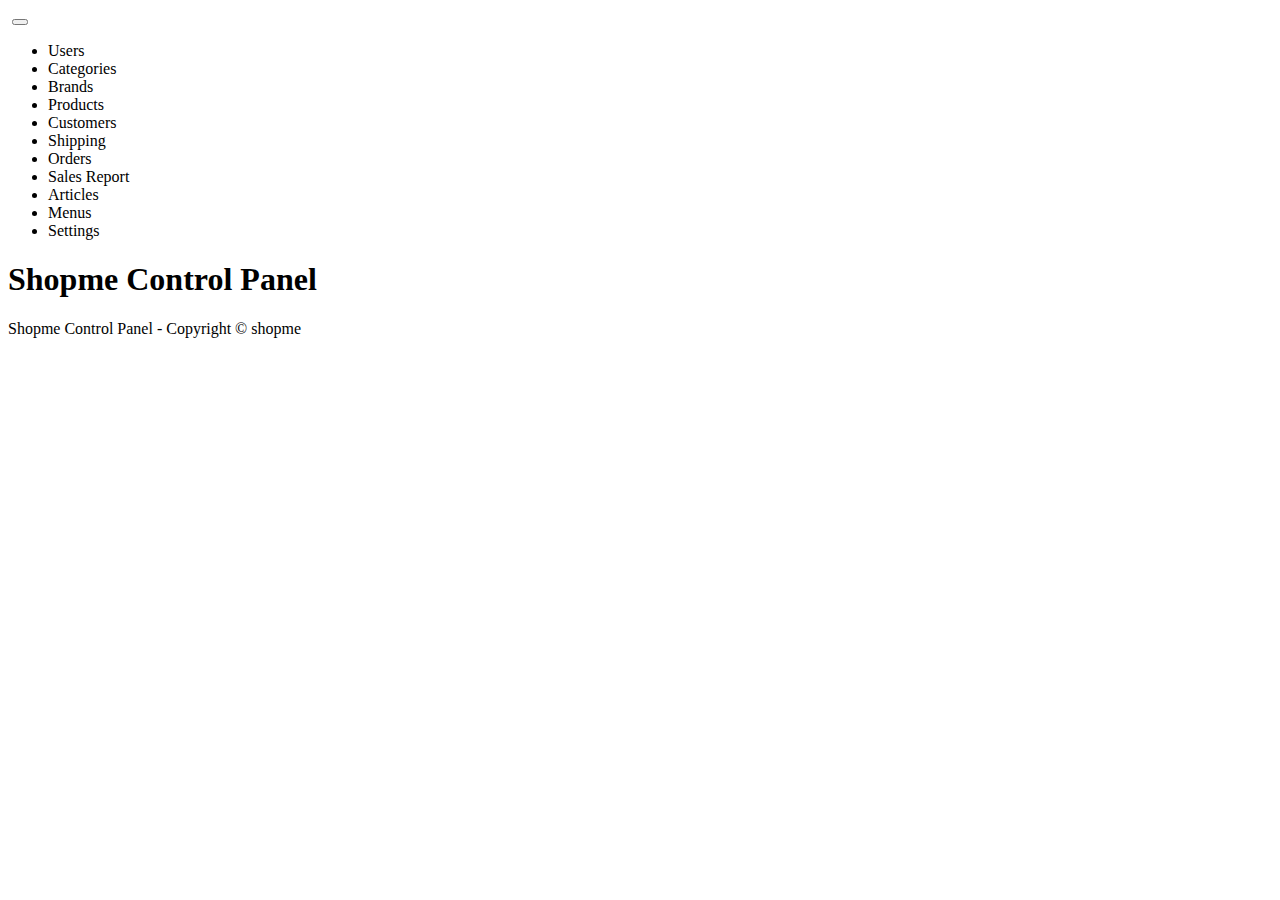
<file: ShopmeEcommerce/ShopmeProject/ShopmeWenParent/ShopmeBackEnd/src/main/resources/templates/index.html>
<!DOCTYPE html>
<html xmlns:th="http://www.thymeleaf.org">
<head>
	<meta http-equiv="Content-Type" content="text/html, charset=UTF-8">
	<meta name="viewport" content="width=device-width, initial-scale=1.0, minimum-scale=1.0">
	
	<title>Home - Shopme Admin</title>
	
	<link rel="stylesheet" type="text/css" th:href="@{/webjars/bootstrap/css/bootstrap.min.css}" />
	<script type="text/javascript" th:src="@{/webjars/jquery/jquery.min.js}"></script>
	<script type="text/javascript" th:src="@{/webjars/bootstrap/js/bootstrap.min.js}"></script>
	
</head>
<body>
<div class="container-fluid">
	<div>
		<nav class="navbar navbar-expand-lg bg-light navbar-light">
			<a class="navbar-brand" th:href="@{/}">
				<img th:src="@{/images/logo3.png}" />
			</a>
			<button class="navbar-toggler" type="button" data-toggle="collapse" data-target="#topNavbar">
				<span class="navbar-toggler-icon"></span>
			</button>
			<div class="collapse navbar-collapse" id="topNavbar">
				<ul class="navbar-nav">
					<li class="navbar-item">
						<a class="nav-link" th:href="@{users}">Users</a>
					</li>
					<li class="navbar-item">
						<a class="nav-link" th:href="@{categories}">Categories</a>
					</li>
					<li class="navbar-item">
						<a class="nav-link" th:href="@{brands}">Brands</a>
					</li>
					<li class="navbar-item">
						<a class="nav-link" th:href="@{products}">Products</a>
					</li>
					<li class="navbar-item">
						<a class="nav-link" th:href="@{customers}">Customers</a>
					</li>
					<li class="navbar-item">
						<a class="nav-link" th:href="@{shipping}">Shipping</a>
					</li>
					<li class="navbar-item">
						<a class="nav-link" th:href="@{orders}">Orders</a>
					</li>
					<li class="navbar-item">
						<a class="nav-link" th:href="@{report}">Sales Report</a>
					</li>
					<li class="navbar-item">
						<a class="nav-link" th:href="@{articles}">Articles</a>
					</li> 
					<li class="navbar-item">
						<a class="nav-link" th:href="@{menus}">Menus</a>
					</li>
					<li class="navbar-item">
						<a class="nav-link" th:href="@{settings}">Settings</a>
					</li>
				</ul>
			</div>
		</nav>
	</div>
	<div>
		<h1>Shopme Control Panel</h1>
	</dive>
	
	<div>
		<p>Shopme Control Panel - Copyright &copy; shopme</p>
	</div>
	
</div>
</body>
</html>
</file>
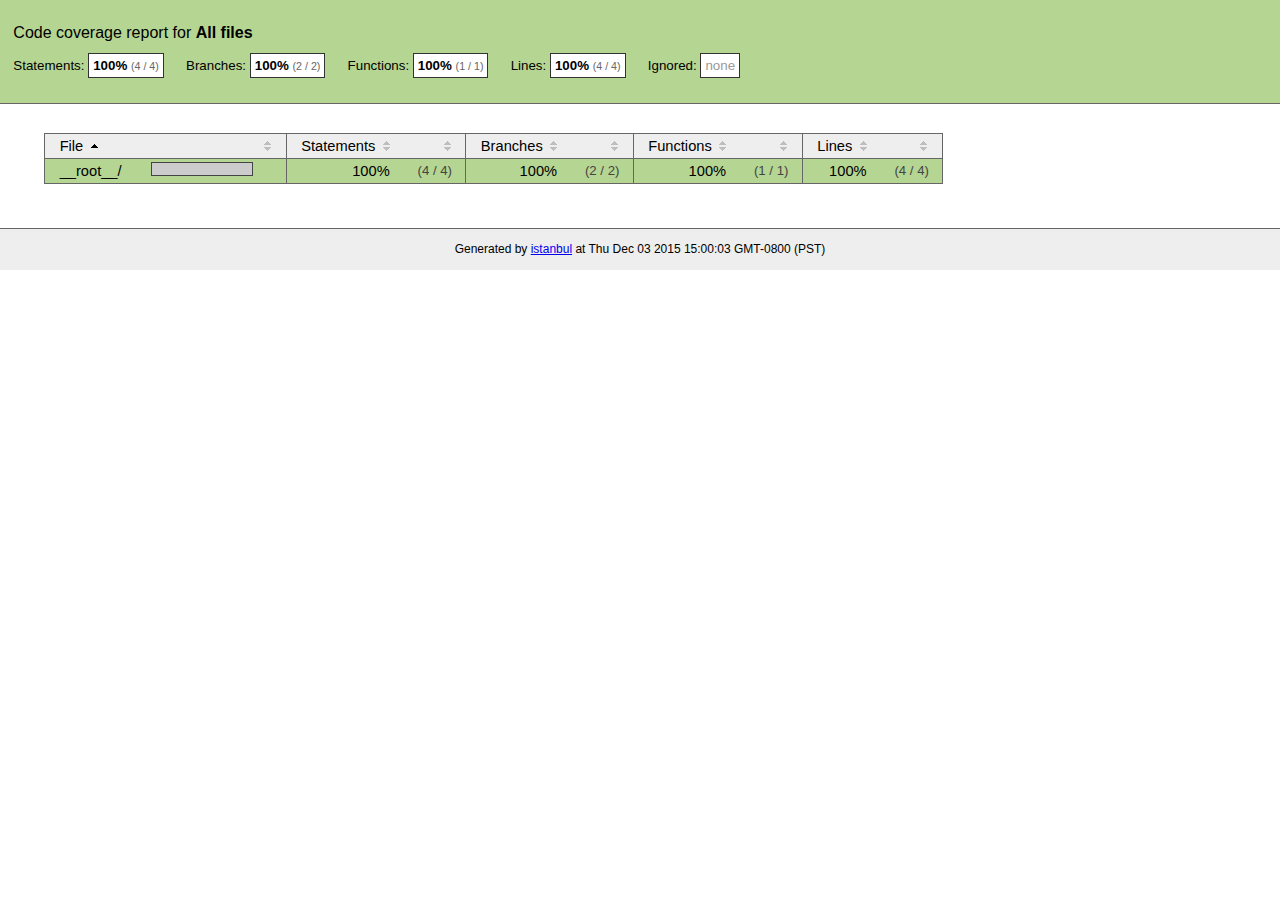
<file: ShopmeEcommerce/.metadata/.plugins/org.eclipse.wildwebdeveloper.embedder.node/node-v16.14.2-win-x64/node_modules/npm/node_modules/unique-filename/coverage/index.html>
<!doctype html>
<html lang="en">
<head>
    <title>Code coverage report for All files</title>
    <meta charset="utf-8">
    <link rel="stylesheet" href="prettify.css">
    <link rel="stylesheet" href="base.css">
    <style type='text/css'>
        div.coverage-summary .sorter {
            background-image: url(sort-arrow-sprite.png);
        }
    </style>
</head>
<body>
<div class="header high">
    <h1>Code coverage report for <span class="entity">All files</span></h1>
    <h2>
        Statements: <span class="metric">100% <small>(4 / 4)</small></span> &nbsp;&nbsp;&nbsp;&nbsp;
        Branches: <span class="metric">100% <small>(2 / 2)</small></span> &nbsp;&nbsp;&nbsp;&nbsp;
        Functions: <span class="metric">100% <small>(1 / 1)</small></span> &nbsp;&nbsp;&nbsp;&nbsp;
        Lines: <span class="metric">100% <small>(4 / 4)</small></span> &nbsp;&nbsp;&nbsp;&nbsp;
        Ignored: <span class="metric"><span class="ignore-none">none</span></span> &nbsp;&nbsp;&nbsp;&nbsp;
    </h2>
    <div class="path"></div>
</div>
<div class="body">
<div class="coverage-summary">
<table>
<thead>
<tr>
   <th data-col="file" data-fmt="html" data-html="true" class="file">File</th>
   <th data-col="pic" data-type="number" data-fmt="html" data-html="true" class="pic"></th>
   <th data-col="statements" data-type="number" data-fmt="pct" class="pct">Statements</th>
   <th data-col="statements_raw" data-type="number" data-fmt="html" class="abs"></th>
   <th data-col="branches" data-type="number" data-fmt="pct" class="pct">Branches</th>
   <th data-col="branches_raw" data-type="number" data-fmt="html" class="abs"></th>
   <th data-col="functions" data-type="number" data-fmt="pct" class="pct">Functions</th>
   <th data-col="functions_raw" data-type="number" data-fmt="html" class="abs"></th>
   <th data-col="lines" data-type="number" data-fmt="pct" class="pct">Lines</th>
   <th data-col="lines_raw" data-type="number" data-fmt="html" class="abs"></th>
</tr>
</thead>
<tbody><tr>
	<td class="file high" data-value="__root__/"><a href="__root__/index.html">__root__/</a></td>
	<td data-value="100" class="pic high"><span class="cover-fill cover-full" style="width: 100px;"></span><span class="cover-empty" style="width:0px;"></span></td>
	<td data-value="100" class="pct high">100%</td>
	<td data-value="4" class="abs high">(4&nbsp;/&nbsp;4)</td>
	<td data-value="100" class="pct high">100%</td>
	<td data-value="2" class="abs high">(2&nbsp;/&nbsp;2)</td>
	<td data-value="100" class="pct high">100%</td>
	<td data-value="1" class="abs high">(1&nbsp;/&nbsp;1)</td>
	<td data-value="100" class="pct high">100%</td>
	<td data-value="4" class="abs high">(4&nbsp;/&nbsp;4)</td>
	</tr>

</tbody>
</table>
</div>
</div>
<div class="footer">
    <div class="meta">Generated by <a href="http://istanbul-js.org/" target="_blank">istanbul</a> at Thu Dec 03 2015 15:00:03 GMT-0800 (PST)</div>
</div>
<script src="prettify.js"></script>
<script>
window.onload = function () {
        if (typeof prettyPrint === 'function') {
            prettyPrint();
        }
};
</script>
<script src="sorter.js"></script>
</body>
</html>
</file>
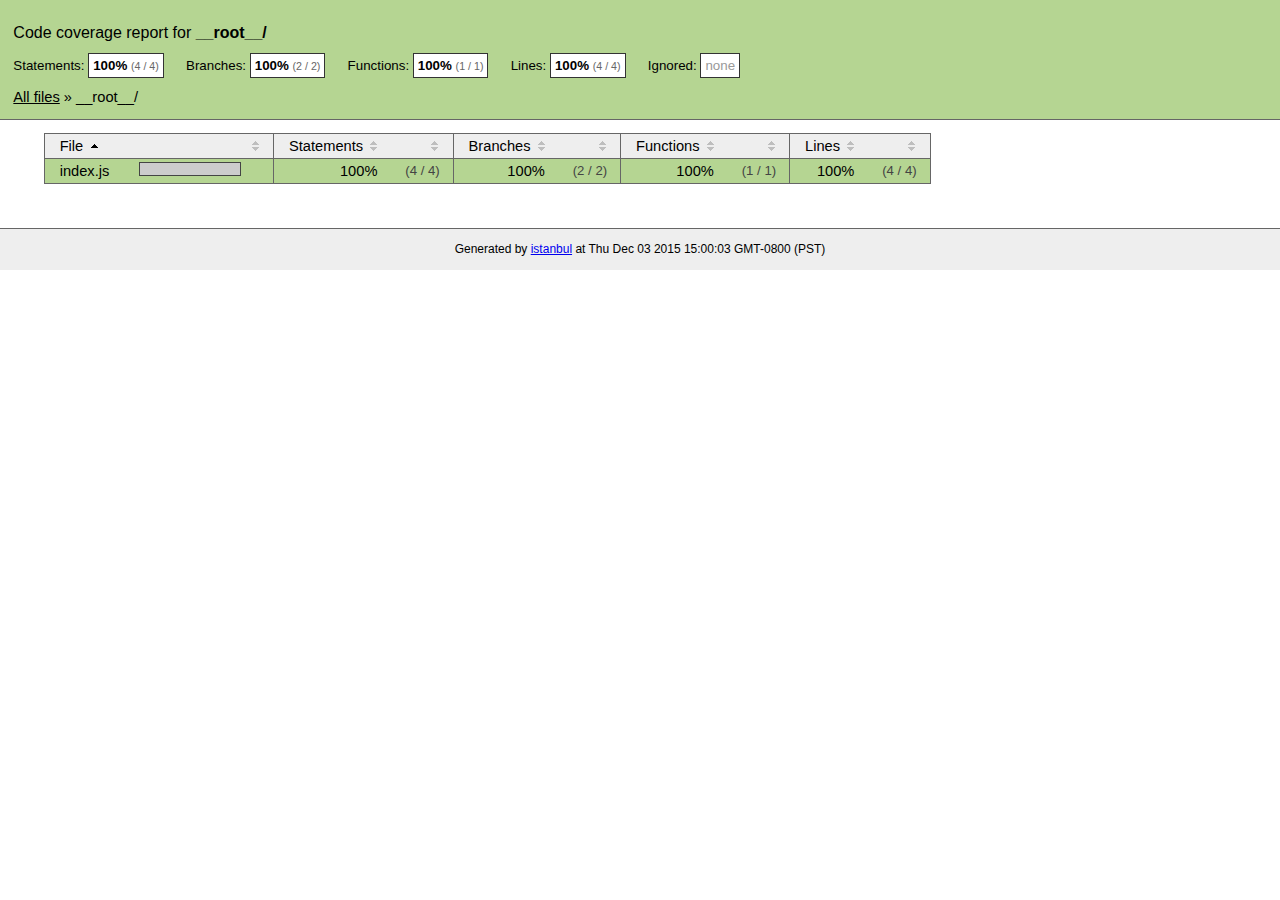
<file: ShopmeEcommerce/.metadata/.plugins/org.eclipse.wildwebdeveloper.embedder.node/node-v16.14.2-win-x64/node_modules/npm/node_modules/unique-filename/coverage/__root__/index.html>
<!doctype html>
<html lang="en">
<head>
    <title>Code coverage report for __root__/</title>
    <meta charset="utf-8">
    <link rel="stylesheet" href="../prettify.css">
    <link rel="stylesheet" href="../base.css">
    <style type='text/css'>
        div.coverage-summary .sorter {
            background-image: url(../sort-arrow-sprite.png);
        }
    </style>
</head>
<body>
<div class="header high">
    <h1>Code coverage report for <span class="entity">__root__/</span></h1>
    <h2>
        Statements: <span class="metric">100% <small>(4 / 4)</small></span> &nbsp;&nbsp;&nbsp;&nbsp;
        Branches: <span class="metric">100% <small>(2 / 2)</small></span> &nbsp;&nbsp;&nbsp;&nbsp;
        Functions: <span class="metric">100% <small>(1 / 1)</small></span> &nbsp;&nbsp;&nbsp;&nbsp;
        Lines: <span class="metric">100% <small>(4 / 4)</small></span> &nbsp;&nbsp;&nbsp;&nbsp;
        Ignored: <span class="metric"><span class="ignore-none">none</span></span> &nbsp;&nbsp;&nbsp;&nbsp;
    </h2>
    <div class="path"><a href="../index.html">All files</a> &#187; __root__/</div>
</div>
<div class="body">
<div class="coverage-summary">
<table>
<thead>
<tr>
   <th data-col="file" data-fmt="html" data-html="true" class="file">File</th>
   <th data-col="pic" data-type="number" data-fmt="html" data-html="true" class="pic"></th>
   <th data-col="statements" data-type="number" data-fmt="pct" class="pct">Statements</th>
   <th data-col="statements_raw" data-type="number" data-fmt="html" class="abs"></th>
   <th data-col="branches" data-type="number" data-fmt="pct" class="pct">Branches</th>
   <th data-col="branches_raw" data-type="number" data-fmt="html" class="abs"></th>
   <th data-col="functions" data-type="number" data-fmt="pct" class="pct">Functions</th>
   <th data-col="functions_raw" data-type="number" data-fmt="html" class="abs"></th>
   <th data-col="lines" data-type="number" data-fmt="pct" class="pct">Lines</th>
   <th data-col="lines_raw" data-type="number" data-fmt="html" class="abs"></th>
</tr>
</thead>
<tbody><tr>
	<td class="file high" data-value="index.js"><a href="index.js.html">index.js</a></td>
	<td data-value="100" class="pic high"><span class="cover-fill cover-full" style="width: 100px;"></span><span class="cover-empty" style="width:0px;"></span></td>
	<td data-value="100" class="pct high">100%</td>
	<td data-value="4" class="abs high">(4&nbsp;/&nbsp;4)</td>
	<td data-value="100" class="pct high">100%</td>
	<td data-value="2" class="abs high">(2&nbsp;/&nbsp;2)</td>
	<td data-value="100" class="pct high">100%</td>
	<td data-value="1" class="abs high">(1&nbsp;/&nbsp;1)</td>
	<td data-value="100" class="pct high">100%</td>
	<td data-value="4" class="abs high">(4&nbsp;/&nbsp;4)</td>
	</tr>

</tbody>
</table>
</div>
</div>
<div class="footer">
    <div class="meta">Generated by <a href="http://istanbul-js.org/" target="_blank">istanbul</a> at Thu Dec 03 2015 15:00:03 GMT-0800 (PST)</div>
</div>
<script src="../prettify.js"></script>
<script>
window.onload = function () {
        if (typeof prettyPrint === 'function') {
            prettyPrint();
        }
};
</script>
<script src="../sorter.js"></script>
</body>
</html>
</file>
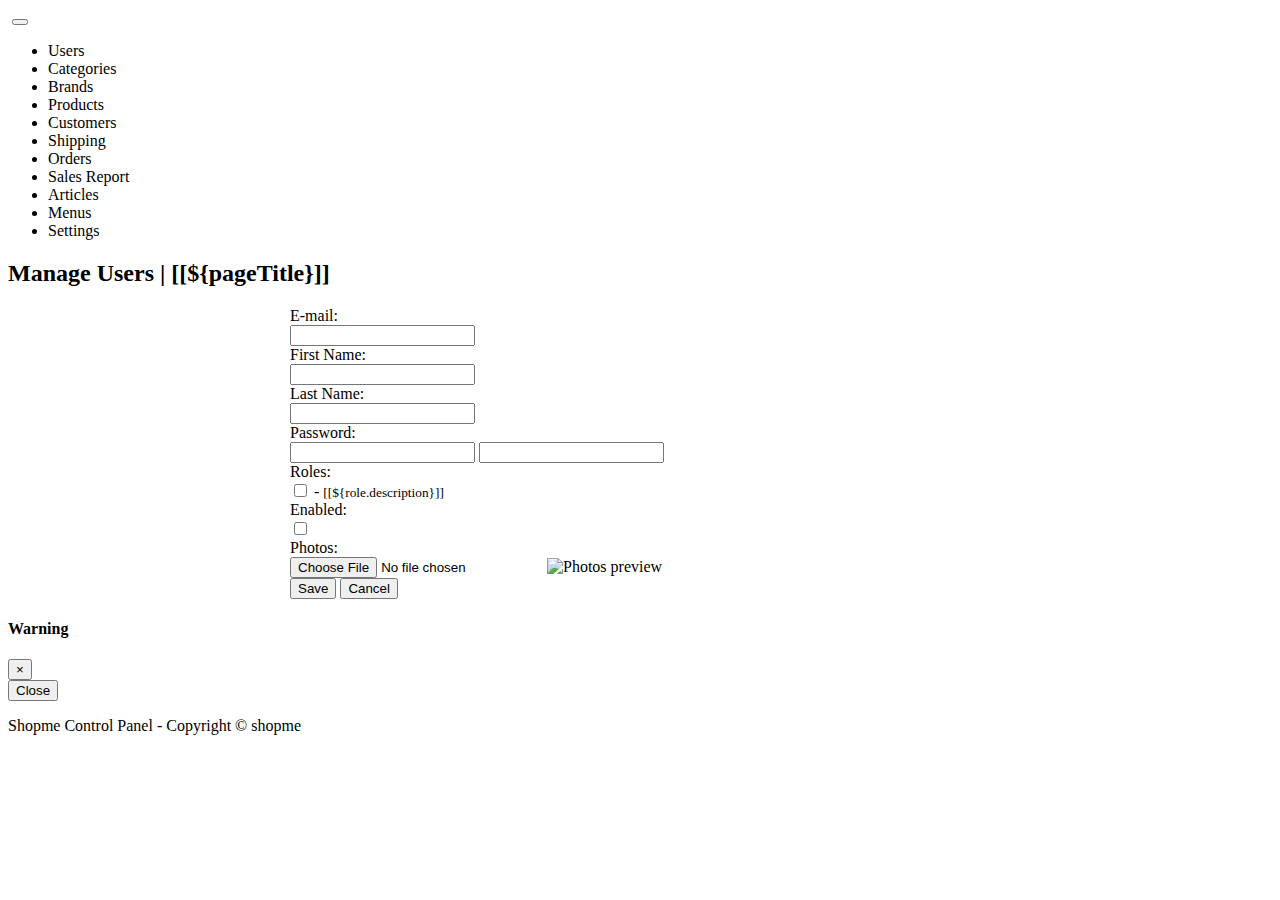
<file: ShopmeEcommerce/ShopmeProject/ShopmeWenParent/ShopmeBackEnd/src/main/resources/templates/user_form.html>
<!DOCTYPE html>
<html xmlns:th="http://www.thymeleaf.org">
<head>
	<meta http-equiv="Content-Type" content="text/html, charset=UTF-8">
	<meta name="viewport" content="width=device-width, initial-scale=1.0, minimum-scale=1.0">
	
	<title>[[${pageTitle}]]</title>
	
	<link rel="stylesheet" type="text/css" th:href="@{/webjars/bootstrap/css/bootstrap.min.css}" />
	<script type="text/javascript" th:src="@{/webjars/jquery/jquery.min.js}"></script>
	<script type="text/javascript" th:src="@{/webjars/bootstrap/js/bootstrap.min.js}"></script>
	
</head>
<body>
<div class="container-fluid">
	<div>
		<nav class="navbar navbar-expand-lg bg-light navbar-light">
			<a class="navbar-brand" th:href="@{/}">
				<img th:src="@{/images/logo3.png}" />
			</a>
			<button class="navbar-toggler" type="button" data-toggle="collapse" data-target="#topNavbar">
				<span class="navbar-toggler-icon"></span>
			</button>
			<div class="collapse navbar-collapse" id="topNavbar">
				<ul class="navbar-nav">
					<li class="navbar-item">
						<a class="nav-link" th:href="@{/users}">Users</a>
					</li>
					<li class="navbar-item">
						<a class="nav-link" th:href="@{categories}">Categories</a>
					</li>
					<li class="navbar-item">
						<a class="nav-link" th:href="@{brands}">Brands</a>
					</li>
					<li class="navbar-item">
						<a class="nav-link" th:href="@{products}">Products</a>
					</li>
					<li class="navbar-item">
						<a class="nav-link" th:href="@{customers}">Customers</a>
					</li>
					<li class="navbar-item">
						<a class="nav-link" th:href="@{shipping}">Shipping</a>
					</li>
					<li class="navbar-item">
						<a class="nav-link" th:href="@{orders}">Orders</a>
					</li>
					<li class="navbar-item">
						<a class="nav-link" th:href="@{report}">Sales Report</a>
					</li>
					<li class="navbar-item">
						<a class="nav-link" th:href="@{articles}">Articles</a>
					</li> 
					<li class="navbar-item">
						<a class="nav-link" th:href="@{menus}">Menus</a>
					</li>
					<li class="navbar-item">
						<a class="nav-link" th:href="@{settings}">Settings</a>
					</li>
				</ul>
			</div>
		</nav>
	</div>
	<div>
		<h2>Manage Users | [[${pageTitle}]]</h2>
	</dive>
	
	<form th:action="@{/users/save}" method="post" style="max-width: 700px; margin: 0 auto;"
	enctype="multipart/form-data"
	th:object="${user}" onsubmit="return checkEmailUnique(this);">
	<input type="hidden" th:field="*{id}" />
	<div class="border borer-secondary rounded p-3">
		<div class="form-group row">
			<label class="col-sm-4 col-form-label">E-mail:</label>
			<div class="col-sm-8">
				<input type="email" class="form-control" th:field="*{email}" required minlength="8" maxlength="128"/>
			</div>
		</div>
		
		<div class="form-group row">
			<label class="col-sm-4 col-form-label">First Name:</label>
			<div class="col-sm-8">
				<input type="text" class="form-control" th:field="*{firstName}" required minlength="2" maxlength="45"/>
			</div>
		</div>
		
		<div class="form-group row">
			<label class="col-sm-4 col-form-label">Last Name:</label>
			<div class="col-sm-8">
				<input type="text" class="form-control" th:field="*{lastName}" required minlength="2" maxlength="45"/>
			</div>
		</div>
		
		<div class="form-group row">
			<label class="col-sm-4 col-form-label">Password:</label>
			<div class="col-sm-8">
				<input th:if="${user.id == null}" type="password" class="form-control" th:field="*{password}" required minlength="8" maxlength="20"/>
				<input th:if="${user.id != null}" type="password" class="form-control" th:field="*{password}" minlength="8" maxlength="20"/>
			</div>
		</div>
		
		<div class="form-group row">
			<label class="col-sm-4 col-form-label">Roles:</label>
			<div class="col-sm-8">
				<th:block th:each="role : ${listRoles}">
					<input type="checkbox" th:field="*{roles}"
					th:text="${role.name}"
					th:value="${role.id}"
					class="m-2"
					 />
					 - <small>[[${role.description}]]</small>
					 <br/>
				</th:block>
			</div>
		</div>
		
		<div class="form-group row">
			<label class="col-sm-4 col-form-label">Enabled:</label>
			<div class="col-sm-8">
				<input type="checkbox" th:field="*{enabled}" />
			</div>
		</div>
		
		<div class="form-group row">
			<label class="col-sm-4 col-form-label">Photos:</label>
			<div class="col-sm-8">
				<input type="hidden" th:field="*{photos}"/>
				<input type="file" id="fileImage" name="image" accept="image/png, image/jpeg"
					class="mb-2"/>
				<img id="thumbnail" alt="Photos preview" th:src="@{${user.photosImagePath}}"
					class="image-fluid"/>
			</div>
		</div>
		
		<div class="text-center">
			<input type="submit" value="Save" class="btn btn-primary m-3"/>
			<input type="button" value="Cancel" class="btn btn-secondary" id="buttonCancel" />		
		</div>
	</div>
	</form>
	
	<div class="modal fade text-center" id="modalDialog">
		<div class="modal-dialog">
			<div class="modal-content">
				<div class="modal-header">
					<h4 class="modal-title" id="modalTitle">Warning</h4>
					<button type="button" class="close" data-dismiss="modal">&times;</button>
				</div>
				<div class="modal-body">
					<span id="modalBody"></span>
				</div>
				<div class="modal-footer">
					<button type="button" class="btn btn-danger" data-dismiss="modal">Close</button>
				</div>
			</div>
		</div>
	</div>
	
	<div class="text-center">
		<p>Shopme Control Panel - Copyright &copy; shopme</p>
	</div>
	
</div>
<script type="text/javascript">
	$(document).ready(function() {
		$("#buttonCancel").on("click",function() {
			window.location = "[[@{/users}]]";
		});
		
		$("#fileImage").change(function(){
			fileSize = this.files[0].size;
			
			if (fileSize > 1048576) {
				this.setCustomValidity("You must choose an image less than 1MB!");
				this.reportValidity("");
			}
			else{
				this.setCustomValidity("");
				showImageThumbnail(this);
			}
		});
	});
	
	function showImageThumbnail(fileInput){
		var file = fileInput.files[0];
		var reader = new FileReader();
		reader.onload = function(e){
			$("#thumbnail").attr("src", e.target.result);
		};
		
		reader.readAsDataURL(file);
	};
	
	function checkEmailUnique(form) {
		url = "[[@{/users/check_email}]]";
		userEmail = $("#email").val();
		userId = $("#id").val();
		csrfValue = $("input[name='_csrf']").val();
		
		params = {id: userId, email: userEmail, _csrf: csrfValue};
		
		$.post(url, params, function(response) {
			if (response == "OK") {
				form.submit();
			} else if (response == "Duplicated") {
				showModalDialog("Warning", "There is another user having the email " + userEmail);
			}
			else {
				showModalDialog("Error", "Unknown response from server")
			}
		}).fail(function() {
			showModalDialog("Error", "Could not connect to the server");
		})
		return false;
	};
	
	function showModalDialog(title, message) {
		$("#modalTitle").text(title);
		$("#modalBody").text(message);
		$("#modalDialog").modal();
	};
	
</script>
</body>
</html>
</file>
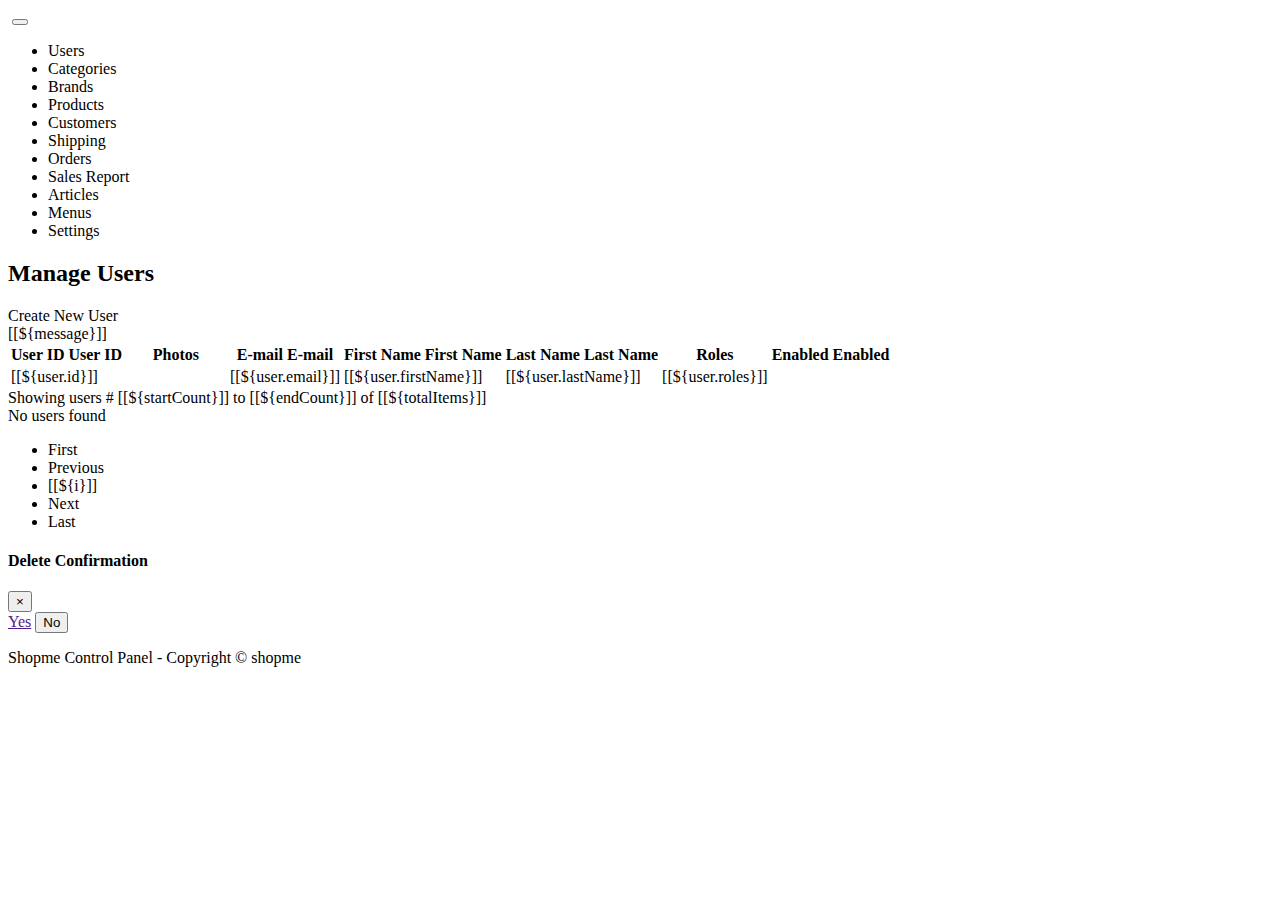
<file: ShopmeEcommerce/ShopmeProject/ShopmeWenParent/ShopmeBackEnd/src/main/resources/templates/users.html>
<!DOCTYPE html>
<html xmlns:th="http://www.thymeleaf.org">
<head>
	<meta http-equiv="Content-Type" content="text/html, charset=UTF-8">
	<meta name="viewport" content="width=device-width, initial-scale=1.0, minimum-scale=1.0">
	
	<title>Home - Shopme Admin</title>
	
	<link rel="stylesheet" type="text/css" th:href="@{/webjars/bootstrap/css/bootstrap.min.css}" />
	<link rel="stylesheet" type="text/css" th:href="@{/fontawesome/all.css}"/>
	<link rel="stylesheet" type="text/css" th:href="@{/style.css}"/>
	<script type="text/javascript" th:src="@{/webjars/jquery/jquery.min.js}"></script>
	<script type="text/javascript" th:src="@{/webjars/bootstrap/js/bootstrap.min.js}"></script>
	
</head>
<body>
<div class="container-fluid">
	<div>
		<nav class="navbar navbar-expand-lg bg-light navbar-light">
			<a class="navbar-brand" th:href="@{/}">
				<img th:src="@{/images/logo3.png}" />
			</a>
			<button class="navbar-toggler" type="button" data-toggle="collapse" data-target="#topNavbar">
				<span class="navbar-toggler-icon"></span>
			</button>
			<div class="collapse navbar-collapse" id="topNavbar">
				<ul class="navbar-nav">
					<li class="navbar-item">
						<a class="nav-link" th:href="@{/users}">Users</a>
					</li>
					<li class="navbar-item">
						<a class="nav-link" th:href="@{categories}">Categories</a>
					</li>
					<li class="navbar-item">
						<a class="nav-link" th:href="@{brands}">Brands</a>
					</li>
					<li class="navbar-item">
						<a class="nav-link" th:href="@{products}">Products</a>
					</li>
					<li class="navbar-item">
						<a class="nav-link" th:href="@{customers}">Customers</a>
					</li>
					<li class="navbar-item">
						<a class="nav-link" th:href="@{shipping}">Shipping</a>
					</li>
					<li class="navbar-item">
						<a class="nav-link" th:href="@{orders}">Orders</a>
					</li>
					<li class="navbar-item">
						<a class="nav-link" th:href="@{report}">Sales Report</a>
					</li>
					<li class="navbar-item">
						<a class="nav-link" th:href="@{articles}">Articles</a>
					</li> 
					<li class="navbar-item">
						<a class="nav-link" th:href="@{menus}">Menus</a>
					</li>
					<li class="navbar-item">
						<a class="nav-link" th:href="@{settings}">Settings</a>
					</li>
				</ul>
			</div>
		</nav>
	</div>
	<div>
		<h2>Manage Users</h2>
		<a th:href="@{/users/new}">Create New User</a>
	</div>
	
	<div th:if="${message != null}" class="alert alert-success text-center">
		[[${message}]]
	</div>
	
	<div>
		<table class="table table-bordered table-striped table-hover table-responsive-xl">
			<thead class="thead-dark">
				<tr>
					<th>
						<a th:if="${sortField != 'id'}" class="text-white"
							th:href="@{'/users/page/' + ${currentPage} + '?sortField=id&sortDir=' + ${sortDir}}">
							User ID
						</a>
						<a th:if="${sortField == 'id'}" class="text-white"
							th:href="@{'/users/page/' + ${currentPage} + '?sortField=id&sortDir=' + ${reverseSortDir}}">
							User ID
						</a>
						<span th:if="${sortField == 'id'}"
							th:class="${sortDir == 'asc' ? 'fas fa-sort-up' : 'fas fa-sort-down'}">
						</span>
					</th>
					<th>Photos</th>
					<th>
						<a th:if="${sortField != 'email'}" class="text-white"
							th:href="@{'/users/page/' + ${currentPage} + '?sortField=email&sortDir=' + ${sortDir}}">
							E-mail
						</a>
						<a th:if="${sortField == 'email'}" class="text-white"
							th:href="@{'/users/page/' + ${currentPage} + '?sortField=email&sortDir=' + ${reverseSortDir}}">
							E-mail
						</a>
						<span th:if="${sortField == 'email'}"
							th:class="${sortDir == 'asc' ? 'fas fa-sort-up' : 'fas fa-sort-down'}">
						</span>
					</th>
					<th>
						<a th:if="${sortField != 'firstName'}" class="text-white"
							th:href="@{'/users/page/' + ${currentPage} + '?sortField=firstName&sortDir=' + ${sortDir}}">
							First Name
						</a>
						<a th:if="${sortField == 'firstName'}" class="text-white"
							th:href="@{'/users/page/' + ${currentPage} + '?sortField=firstName&sortDir=' + ${reverseSortDir}}">
							First Name
						</a>
						<span th:if="${sortField == 'firstName'}"
							th:class="${sortDir == 'asc' ? 'fas fa-sort-up' : 'fas fa-sort-down'}">
						</span>
					</th>
					<th>
						<a th:if="${sortField != 'lastName'}" class="text-white"
							th:href="@{'/users/page/' + ${currentPage} + '?sortField=lastName&sortDir=' + ${sortDir}}">
							Last Name
						</a>
						<a th:if="${sortField == 'lastName'}" class="text-white"
							th:href="@{'/users/page/' + ${currentPage} + '?sortField=lastName&sortDir=' + ${reverseSortDir}}">
							Last Name
						</a>
						<span th:if="${sortField == 'lastName'}"
							th:class="${sortDir == 'asc' ? 'fas fa-sort-up' : 'fas fa-sort-down'}">
						</span>
					</th>
					<th>Roles</th>
					<th>
						<a th:if="${sortField != 'enabled'}" class="text-white"
							th:href="@{'/users/page/' + ${currentPage} + '?sortField=enabled&sortDir=' + ${sortDir}}">
							Enabled
						</a>
						<a th:if="${sortField == 'enabled'}" class="text-white"
							th:href="@{'/users/page/' + ${currentPage} + '?sortField=enabled&sortDir=' + ${reverseSortDir}}">
							Enabled
						</a>
						<span th:if="${sortField == 'enabled'}"
							th:class="${sortDir == 'asc' ? 'fas fa-sort-up' : 'fas fa-sort-down'}">
						</span>
					</th>
					<th></th>
				</tr>
			</thead>
			<tbody>
				<tr th:each="user : ${listUsers}">
					<td>[[${user.id}]]</td>
					<td>
						<span th:if="${user.photos == null}" class="fas fa-portrait fa-3x icon-silver"></span>
						<img th:if="${user.photos != null}" th:src="@{${user.photosImagePath}}" 
						width="100px"/>
					</td>
					<td>[[${user.email}]]</td>
					<td>[[${user.firstName}]]</td>
					<td>[[${user.lastName}]]</td>
					<td>[[${user.roles}]]</td>
					<td>
						<a th:if="${user.enabled == true}" class="fas fa-check-circle fa-2x icon-green"
						th:href="@{'/users/' + ${user.id} + '/enabled/false'}"
						title="Disable this user"></a>
						<a th:if="${user.enabled == false}" class="fas fa-circle fa-2x icon-dark"
						th:href="@{'/users/' + ${user.id} + '/enabled/true'}"
						title="Enable this user"></a>
					</td>
					<td>
						<a class="fas fa-edit fa-2x icon-green" th:href="@{'/users/edit/' + ${user.id}}"
						title="Edit this user"></a>
						&nbsp;
						<a class="fas fa-trash fa-2x icon-dark link-delete"
						th:href="@{'/users/delete/' + ${user.id}}"
						th:userId="${user.id}"
						title="Delete this user"></a>
					</td>
				</tr>
			</tbody>
		</table>
	</div>
	
	<div class="text-center m-1" th:if="${totalItems > 0}">
		<span>Showing users # [[${startCount}]] to [[${endCount}]] of [[${totalItems}]]</span>
	</div>
	<div class="text-center m-1" th:unless="${totalItems > 0}">
		<span>No users found</span>
	</div>
	
	<div>
		<nav>
		  <ul class="pagination justify-content-center">
		    <li th:class="${currentPage > 1 ? 'page-item' : 'page-item disabled'}">
		    	<a class="page-link" th:href="@{'/users/page/1?sortField=' + ${sortField} + '&sortDir='  + ${sortDir}}">First</a>
		    </li>
		    <li th:class="${currentPage > 1 ? 'page-item' : 'page-item disabled'}">
		    	<a class="page-link" th:href="@{'/users/page/' + ${currentPage - 1} + '?sortField=' + ${sortField} + '&sortDir='  + ${sortDir}}">Previous</a>
		    </li>
		    
		    <li th:class="${currentPage != i ? 'page-item' : 'page-item active'}"
		    th:each="i :${#numbers.sequence(1, totalPages)}">
		    	<a class="page-link" th:href="@{'/users/page/' + ${i} + '?sortField=' + ${sortField} + '&sortDir='  + ${sortDir}}">[[${i}]]</a>
		    </li>
		    
		    <li th:class="${currentPage < totalPages ? 'page-item' : 'page-item disabled'}">
		    	<a class="page-link" th:href="@{'/users/page/' + ${currentPage + 1} + '?sortField=' + ${sortField} + '&sortDir='  + ${sortDir}}">Next</a>
		    </li>
		    <li th:class="${currentPage < totalPages ? 'page-item' : 'page-item disabled'}">
		    	<a class="page-link" th:href="@{'/users/page/' + ${totalPages} + '?sortField=' + ${sortField} + '&sortDir='  + ${sortDir}}">Last</a>
		    </li>
		  </ul>
		</nav>
	</div>
	
	<div class="modal fade text-center" id="confirmModal">
		<div class="modal-dialog">
			<div class="modal-content">
				<div class="modal-header">
					<h4 class="modal-title">Delete Confirmation</h4>
					<button type="button" class="close" data-dismiss="modal">&times;</button>
				</div>
				<div class="modal-body">
					<span id="confirmText"></span>
				</div>
				<div class="modal-footer">
					<a class="btn btn-success" href="" id="yesButton">Yes</a>
					<button type="button" class="btn btn-danger" data-dismiss="modal">No</button>
				</div>
			</div>
		</div>
	</div>
	
	<div class="text-center">
		<p>Shopme Control Panel - Copyright &copy; shopme</p>
	</div>
	
</div>
<script>
	$(document).ready(function() {
		$(".link-delete").on("click", function(e){
			e.preventDefault();
			link = $(this);
			//alert($(this).attr("href"));
			userId = link.attr("userId");
			$("#yesButton").attr("href", link.attr("href"));
			$("#confirmText").text("Are you sure you want to delete this user ID " + userId + "?");
			$("#confirmModal").modal();
		});
	});
</script>
</body>
</html>
</file>
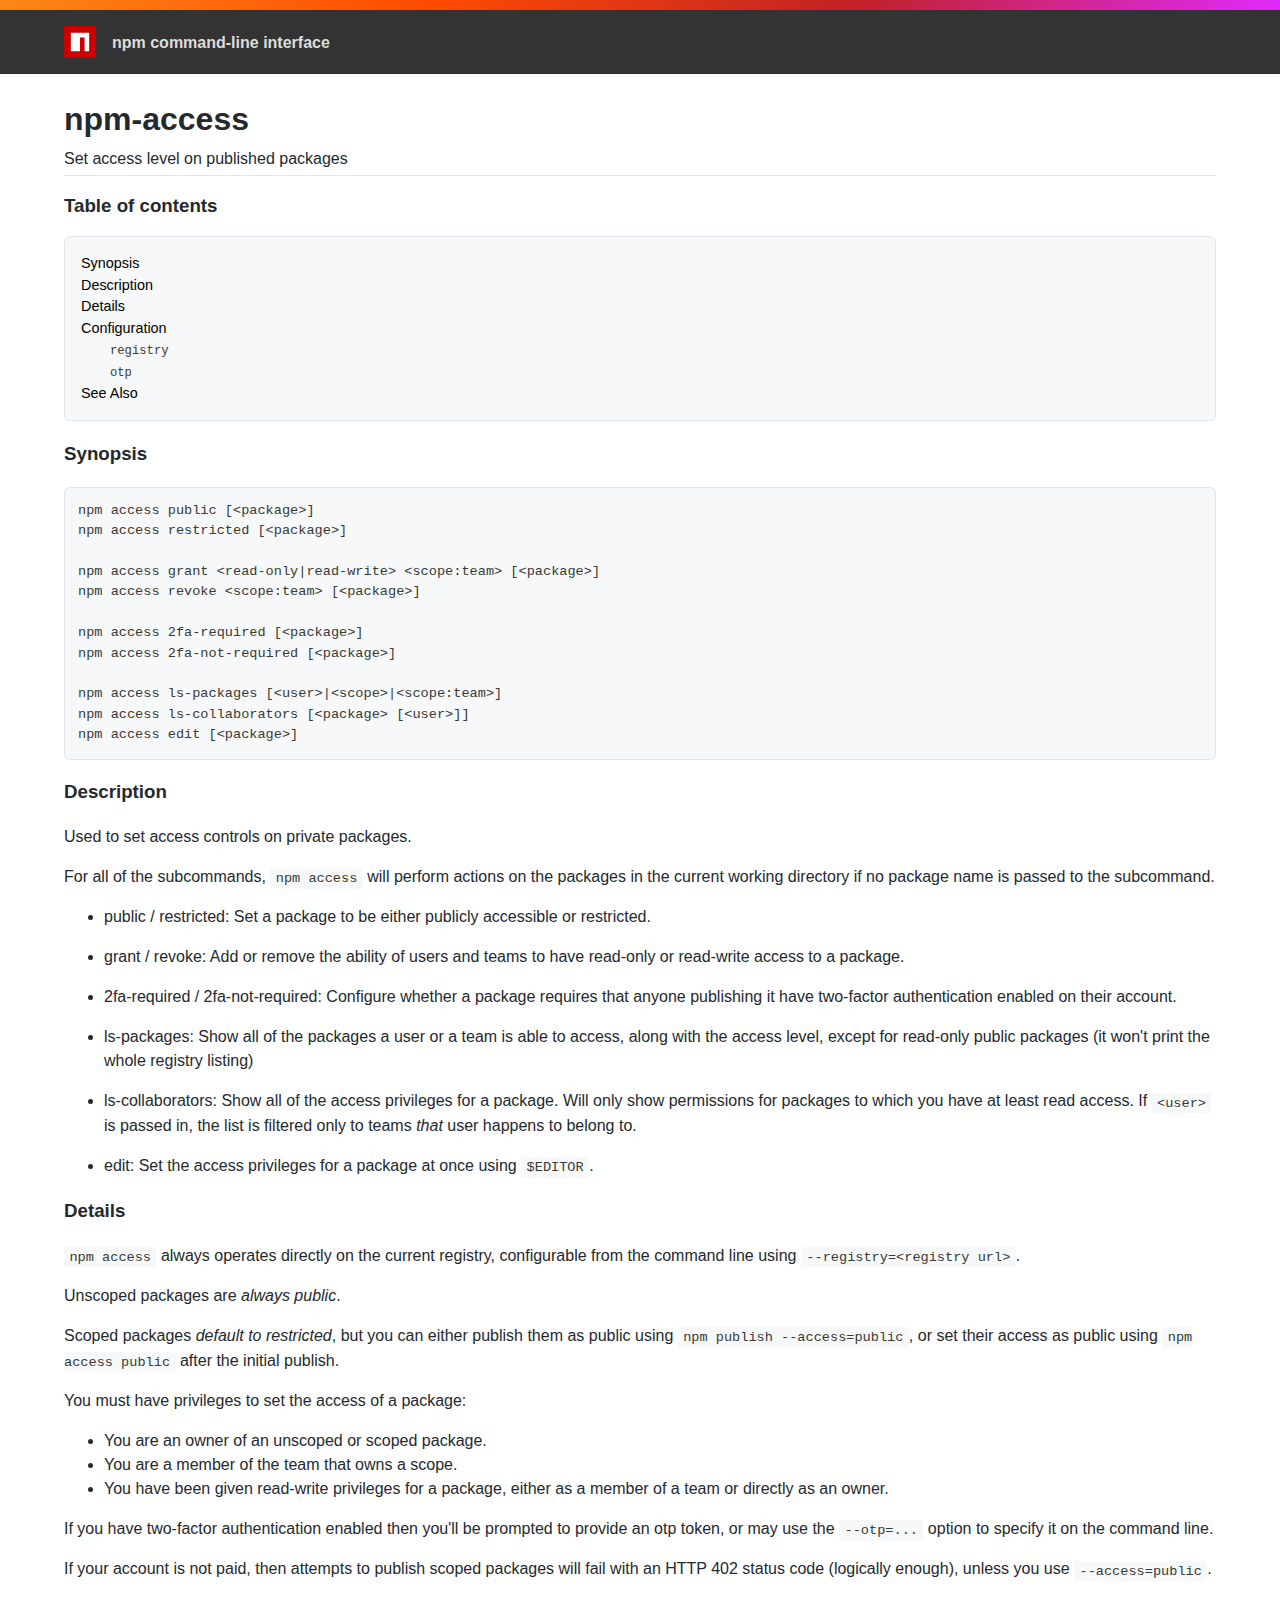
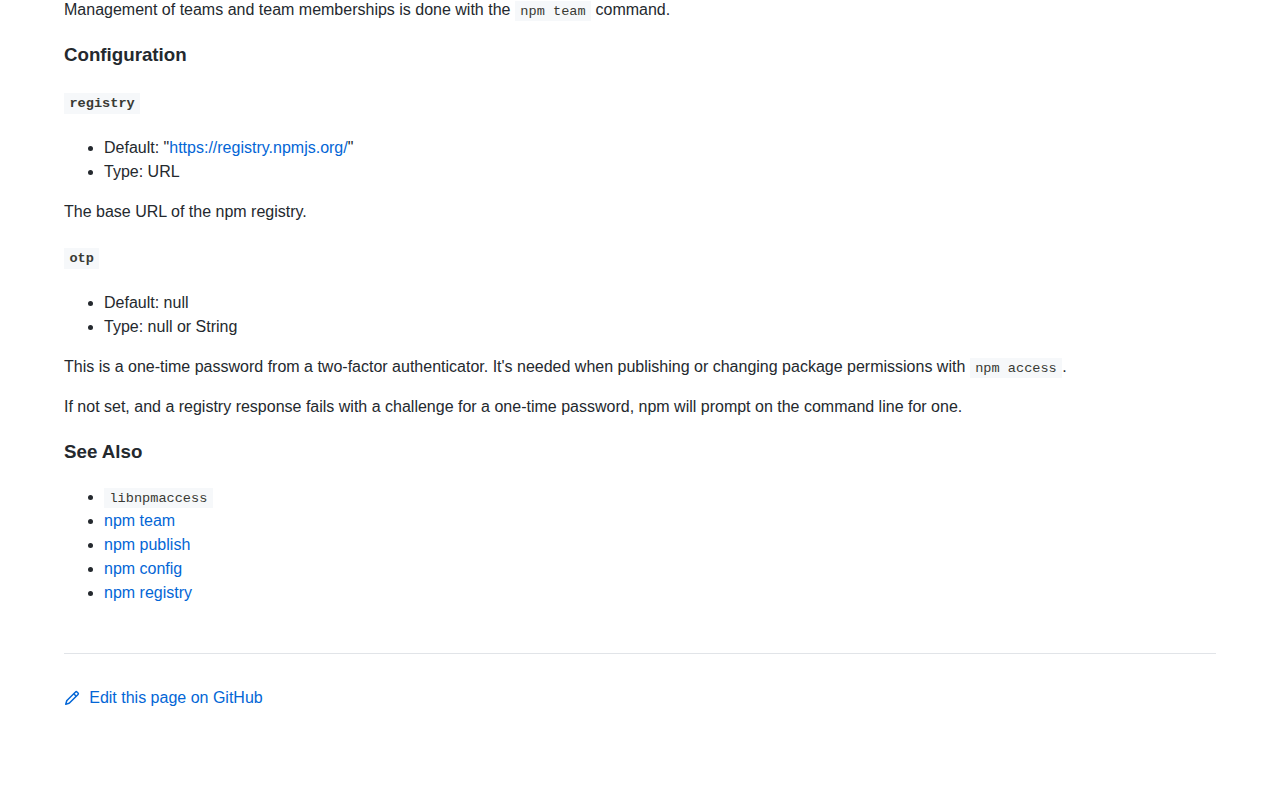
<file: ShopmeEcommerce/.metadata/.plugins/org.eclipse.wildwebdeveloper.embedder.node/node-v16.14.2-win-x64/node_modules/npm/docs/output/commands/npm-access.html>
<!DOCTYPE html><html><head>
<meta charset="utf-8">
<title>npm-access</title>
<style>
body {
    background-color: #ffffff;
    color: #24292e;

    margin: 0;

    line-height: 1.5;

    font-family: -apple-system, BlinkMacSystemFont, "Segoe UI", Helvetica, Arial, sans-serif, "Apple Color Emoji", "Segoe UI Emoji";
}
#rainbar {
    height: 10px;
    background-image: linear-gradient(139deg, #fb8817, #ff4b01, #c12127, #e02aff);
}

a {
    text-decoration: none;
    color: #0366d6;
}
a:hover {
    text-decoration: underline;
}

pre {
    margin: 1em 0px;
    padding: 1em;
    border: solid 1px #e1e4e8;
    border-radius: 6px;

    display: block;
    overflow: auto;

    white-space: pre;

    background-color: #f6f8fa;
    color: #393a34;
}
code {
    font-family: SFMono-Regular, Consolas, "Liberation Mono", Menlo, Courier, monospace;
    font-size: 85%;
    padding: 0.2em 0.4em;
    background-color: #f6f8fa;
    color: #393a34;
}
pre > code {
    padding: 0;
    background-color: inherit;
    color: inherit;
}
h1, h2, h3 {
    font-weight: 600;
}

#logobar {
    background-color: #333333;
    margin: 0 auto;
    padding: 1em 4em;
}
#logobar .logo {
    float: left;
}
#logobar .title {
    font-weight: 600;
    color: #dddddd;
    float: left;
    margin: 5px 0 0 1em;
}
#logobar:after {
    content: "";
    display: block;
    clear: both;
}

#content {
    margin: 0 auto;
    padding: 0 4em;
}

#table_of_contents > h2 {
    font-size: 1.17em;
}
#table_of_contents ul:first-child {
    border: solid 1px #e1e4e8;
    border-radius: 6px;
    padding: 1em;
    background-color: #f6f8fa;
    color: #393a34;
}
#table_of_contents ul {
    list-style-type: none;
    padding-left: 1.5em;
}
#table_of_contents li {
    font-size: 0.9em;
}
#table_of_contents li a {
    color: #000000;
}

header.title {
    border-bottom: solid 1px #e1e4e8;
}
header.title > h1 {
    margin-bottom: 0.25em;
}
header.title > .description {
    display: block;
    margin-bottom: 0.5em;
    line-height: 1;
}

footer#edit {
    border-top: solid 1px #e1e4e8;
    margin: 3em 0 4em 0;
    padding-top: 2em;
}
</style>
</head>
<body>
<div id="banner">
<div id="rainbar"></div>
<div id="logobar">
<svg class="logo" role="img" height="32" width="32" viewBox="0 0 700 700">
<polygon fill="#cb0000" points="0,700 700,700 700,0 0,0"></polygon>
<polygon fill="#ffffff" points="150,550 350,550 350,250 450,250 450,550 550,550 550,150 150,150"></polygon>
</svg>
<div class="title">
npm command-line interface
</div>
</div>
</div>

<section id="content">
<header class="title">
<h1 id="npm-access">npm-access</h1>
<span class="description">Set access level on published packages</span>
</header>

<section id="table_of_contents">
<h2 id="table-of-contents">Table of contents</h2>
<div id="_table_of_contents"><ul><li><a href="#synopsis">Synopsis</a></li><li><a href="#description">Description</a></li><li><a href="#details">Details</a></li><li><a href="#configuration">Configuration</a></li><ul><li><a href="#registry"><code>registry</code></a></li><li><a href="#otp"><code>otp</code></a></li></ul><li><a href="#see-also">See Also</a></li></ul></div>
</section>

<div id="_content"><h3 id="synopsis">Synopsis</h3>
<pre lang="bash"><code>npm access public [&lt;package&gt;]
npm access restricted [&lt;package&gt;]

npm access grant &lt;read-only|read-write&gt; &lt;scope:team&gt; [&lt;package&gt;]
npm access revoke &lt;scope:team&gt; [&lt;package&gt;]

npm access 2fa-required [&lt;package&gt;]
npm access 2fa-not-required [&lt;package&gt;]

npm access ls-packages [&lt;user&gt;|&lt;scope&gt;|&lt;scope:team&gt;]
npm access ls-collaborators [&lt;package&gt; [&lt;user&gt;]]
npm access edit [&lt;package&gt;]
</code></pre>
<h3 id="description">Description</h3>
<p>Used to set access controls on private packages.</p>
<p>For all of the subcommands, <code>npm access</code> will perform actions on the packages
in the current working directory if no package name is passed to the
subcommand.</p>
<ul>
<li>
<p>public / restricted:
Set a package to be either publicly accessible or restricted.</p>
</li>
<li>
<p>grant / revoke:
Add or remove the ability of users and teams to have read-only or read-write
access to a package.</p>
</li>
<li>
<p>2fa-required / 2fa-not-required:
Configure whether a package requires that anyone publishing it have two-factor
authentication enabled on their account.</p>
</li>
<li>
<p>ls-packages:
Show all of the packages a user or a team is able to access, along with the
access level, except for read-only public packages (it won't print the whole
registry listing)</p>
</li>
<li>
<p>ls-collaborators:
Show all of the access privileges for a package. Will only show permissions
for packages to which you have at least read access. If <code>&lt;user&gt;</code> is passed in,
the list is filtered only to teams <em>that</em> user happens to belong to.</p>
</li>
<li>
<p>edit:
Set the access privileges for a package at once using <code>$EDITOR</code>.</p>
</li>
</ul>
<h3 id="details">Details</h3>
<p><code>npm access</code> always operates directly on the current registry, configurable
from the command line using <code>--registry=&lt;registry url&gt;</code>.</p>
<p>Unscoped packages are <em>always public</em>.</p>
<p>Scoped packages <em>default to restricted</em>, but you can either publish them as
public using <code>npm publish --access=public</code>, or set their access as public using
<code>npm access public</code> after the initial publish.</p>
<p>You must have privileges to set the access of a package:</p>
<ul>
<li>You are an owner of an unscoped or scoped package.</li>
<li>You are a member of the team that owns a scope.</li>
<li>You have been given read-write privileges for a package, either as a member
of a team or directly as an owner.</li>
</ul>
<p>If you have two-factor authentication enabled then you'll be prompted to
provide an otp token, or may use the <code>--otp=...</code> option to specify it on
the command line.</p>
<p>If your account is not paid, then attempts to publish scoped packages will
fail with an HTTP 402 status code (logically enough), unless you use
<code>--access=public</code>.</p>
<p>Management of teams and team memberships is done with the <code>npm team</code> command.</p>
<h3 id="configuration">Configuration</h3>
<!-- raw HTML omitted -->
<!-- raw HTML omitted -->
<!-- raw HTML omitted -->
<h4 id="registry"><code>registry</code></h4>
<ul>
<li>Default: "<a href="https://registry.npmjs.org/">https://registry.npmjs.org/</a>"</li>
<li>Type: URL</li>
</ul>
<p>The base URL of the npm registry.</p>
<!-- raw HTML omitted -->
<!-- raw HTML omitted -->
<h4 id="otp"><code>otp</code></h4>
<ul>
<li>Default: null</li>
<li>Type: null or String</li>
</ul>
<p>This is a one-time password from a two-factor authenticator. It's needed
when publishing or changing package permissions with <code>npm access</code>.</p>
<p>If not set, and a registry response fails with a challenge for a one-time
password, npm will prompt on the command line for one.</p>
<!-- raw HTML omitted -->
<!-- raw HTML omitted -->
<!-- raw HTML omitted -->
<h3 id="see-also">See Also</h3>
<ul>
<li><a href="https://npm.im/libnpmaccess"><code>libnpmaccess</code></a></li>
<li><a href="../commands/npm-team.html">npm team</a></li>
<li><a href="../commands/npm-publish.html">npm publish</a></li>
<li><a href="../commands/npm-config.html">npm config</a></li>
<li><a href="../using-npm/registry.html">npm registry</a></li>
</ul>
</div>

<footer id="edit">
<a href="https://github.com/npm/cli/edit/latest/docs/content/commands/npm-access.md">
<svg role="img" viewBox="0 0 16 16" width="16" height="16" fill="currentcolor" style="vertical-align: text-bottom; margin-right: 0.3em;">
<path fill-rule="evenodd" d="M11.013 1.427a1.75 1.75 0 012.474 0l1.086 1.086a1.75 1.75 0 010 2.474l-8.61 8.61c-.21.21-.47.364-.756.445l-3.251.93a.75.75 0 01-.927-.928l.929-3.25a1.75 1.75 0 01.445-.758l8.61-8.61zm1.414 1.06a.25.25 0 00-.354 0L10.811 3.75l1.439 1.44 1.263-1.263a.25.25 0 000-.354l-1.086-1.086zM11.189 6.25L9.75 4.81l-6.286 6.287a.25.25 0 00-.064.108l-.558 1.953 1.953-.558a.249.249 0 00.108-.064l6.286-6.286z"></path>
</svg>
Edit this page on GitHub
</a>
</footer>
</section>



</body></html>
</file>
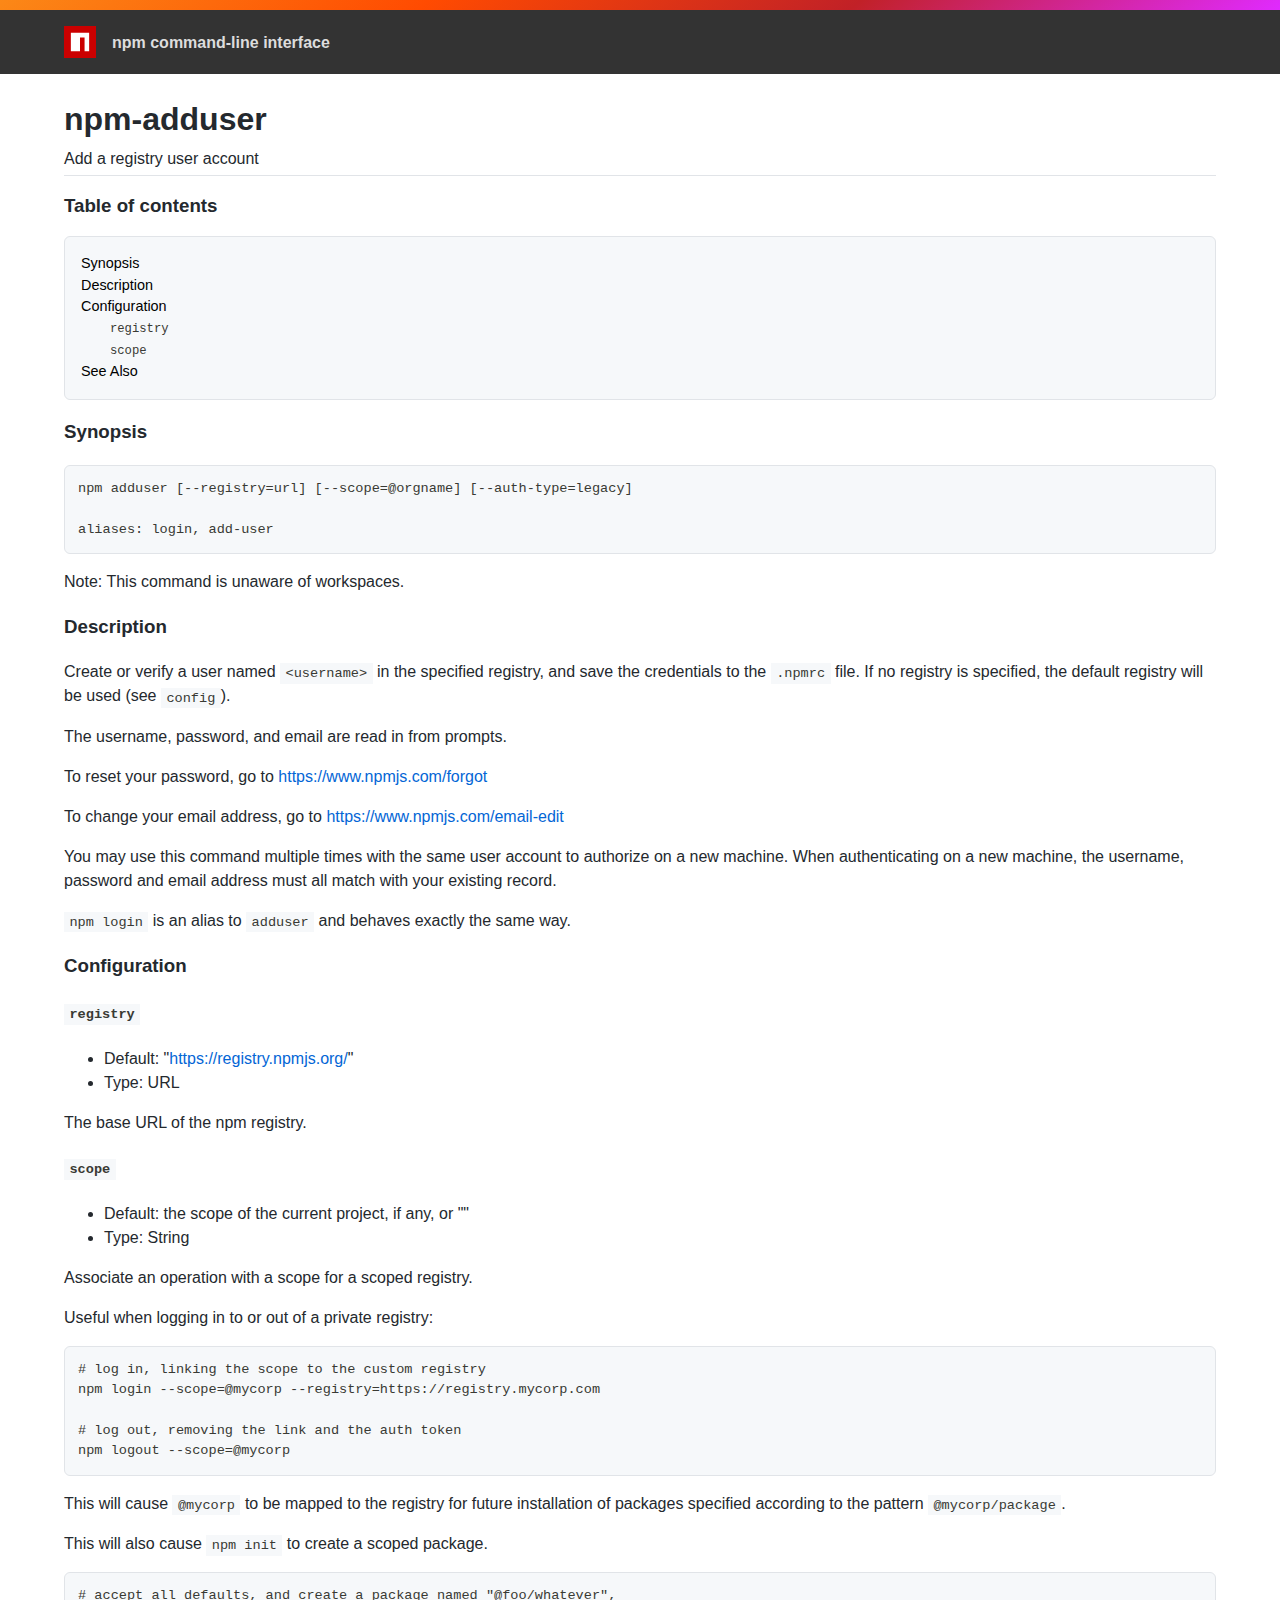
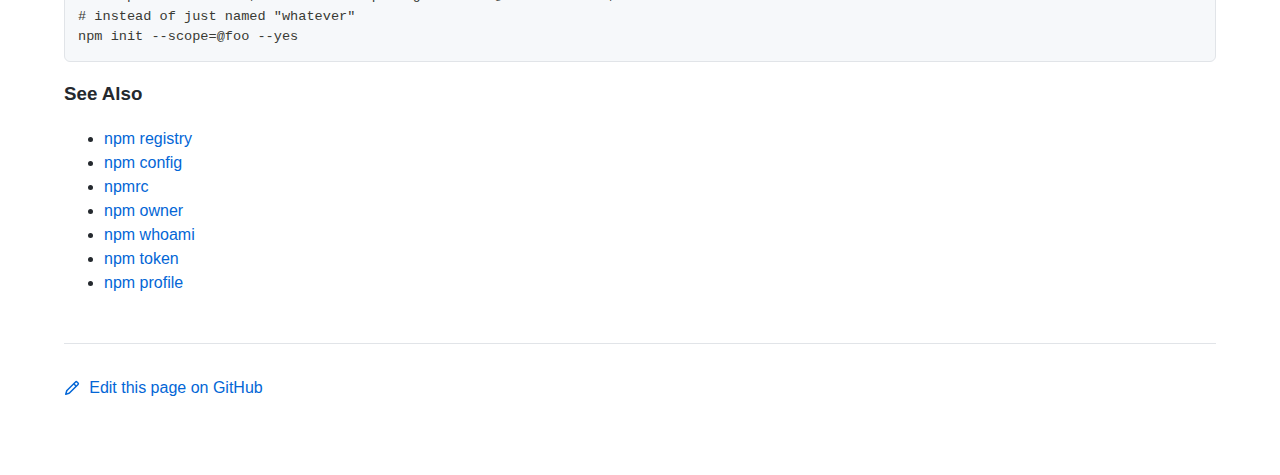
<file: ShopmeEcommerce/.metadata/.plugins/org.eclipse.wildwebdeveloper.embedder.node/node-v16.14.2-win-x64/node_modules/npm/docs/output/commands/npm-adduser.html>
<!DOCTYPE html><html><head>
<meta charset="utf-8">
<title>npm-adduser</title>
<style>
body {
    background-color: #ffffff;
    color: #24292e;

    margin: 0;

    line-height: 1.5;

    font-family: -apple-system, BlinkMacSystemFont, "Segoe UI", Helvetica, Arial, sans-serif, "Apple Color Emoji", "Segoe UI Emoji";
}
#rainbar {
    height: 10px;
    background-image: linear-gradient(139deg, #fb8817, #ff4b01, #c12127, #e02aff);
}

a {
    text-decoration: none;
    color: #0366d6;
}
a:hover {
    text-decoration: underline;
}

pre {
    margin: 1em 0px;
    padding: 1em;
    border: solid 1px #e1e4e8;
    border-radius: 6px;

    display: block;
    overflow: auto;

    white-space: pre;

    background-color: #f6f8fa;
    color: #393a34;
}
code {
    font-family: SFMono-Regular, Consolas, "Liberation Mono", Menlo, Courier, monospace;
    font-size: 85%;
    padding: 0.2em 0.4em;
    background-color: #f6f8fa;
    color: #393a34;
}
pre > code {
    padding: 0;
    background-color: inherit;
    color: inherit;
}
h1, h2, h3 {
    font-weight: 600;
}

#logobar {
    background-color: #333333;
    margin: 0 auto;
    padding: 1em 4em;
}
#logobar .logo {
    float: left;
}
#logobar .title {
    font-weight: 600;
    color: #dddddd;
    float: left;
    margin: 5px 0 0 1em;
}
#logobar:after {
    content: "";
    display: block;
    clear: both;
}

#content {
    margin: 0 auto;
    padding: 0 4em;
}

#table_of_contents > h2 {
    font-size: 1.17em;
}
#table_of_contents ul:first-child {
    border: solid 1px #e1e4e8;
    border-radius: 6px;
    padding: 1em;
    background-color: #f6f8fa;
    color: #393a34;
}
#table_of_contents ul {
    list-style-type: none;
    padding-left: 1.5em;
}
#table_of_contents li {
    font-size: 0.9em;
}
#table_of_contents li a {
    color: #000000;
}

header.title {
    border-bottom: solid 1px #e1e4e8;
}
header.title > h1 {
    margin-bottom: 0.25em;
}
header.title > .description {
    display: block;
    margin-bottom: 0.5em;
    line-height: 1;
}

footer#edit {
    border-top: solid 1px #e1e4e8;
    margin: 3em 0 4em 0;
    padding-top: 2em;
}
</style>
</head>
<body>
<div id="banner">
<div id="rainbar"></div>
<div id="logobar">
<svg class="logo" role="img" height="32" width="32" viewBox="0 0 700 700">
<polygon fill="#cb0000" points="0,700 700,700 700,0 0,0"></polygon>
<polygon fill="#ffffff" points="150,550 350,550 350,250 450,250 450,550 550,550 550,150 150,150"></polygon>
</svg>
<div class="title">
npm command-line interface
</div>
</div>
</div>

<section id="content">
<header class="title">
<h1 id="npm-adduser">npm-adduser</h1>
<span class="description">Add a registry user account</span>
</header>

<section id="table_of_contents">
<h2 id="table-of-contents">Table of contents</h2>
<div id="_table_of_contents"><ul><li><a href="#synopsis">Synopsis</a></li><li><a href="#description">Description</a></li><li><a href="#configuration">Configuration</a></li><ul><li><a href="#registry"><code>registry</code></a></li><li><a href="#scope"><code>scope</code></a></li></ul><li><a href="#see-also">See Also</a></li></ul></div>
</section>

<div id="_content"><h3 id="synopsis">Synopsis</h3>
<pre lang="bash"><code>npm adduser [--registry=url] [--scope=@orgname] [--auth-type=legacy]

aliases: login, add-user
</code></pre>
<p>Note: This command is unaware of workspaces.</p>
<h3 id="description">Description</h3>
<p>Create or verify a user named <code>&lt;username&gt;</code> in the specified registry, and
save the credentials to the <code>.npmrc</code> file. If no registry is specified,
the default registry will be used (see <a href="../using-npm/config.html"><code>config</code></a>).</p>
<p>The username, password, and email are read in from prompts.</p>
<p>To reset your password, go to <a href="https://www.npmjs.com/forgot">https://www.npmjs.com/forgot</a></p>
<p>To change your email address, go to <a href="https://www.npmjs.com/email-edit">https://www.npmjs.com/email-edit</a></p>
<p>You may use this command multiple times with the same user account to
authorize on a new machine.  When authenticating on a new machine,
the username, password and email address must all match with
your existing record.</p>
<p><code>npm login</code> is an alias to <code>adduser</code> and behaves exactly the same way.</p>
<h3 id="configuration">Configuration</h3>
<!-- raw HTML omitted -->
<!-- raw HTML omitted -->
<!-- raw HTML omitted -->
<h4 id="registry"><code>registry</code></h4>
<ul>
<li>Default: "<a href="https://registry.npmjs.org/">https://registry.npmjs.org/</a>"</li>
<li>Type: URL</li>
</ul>
<p>The base URL of the npm registry.</p>
<!-- raw HTML omitted -->
<!-- raw HTML omitted -->
<h4 id="scope"><code>scope</code></h4>
<ul>
<li>Default: the scope of the current project, if any, or ""</li>
<li>Type: String</li>
</ul>
<p>Associate an operation with a scope for a scoped registry.</p>
<p>Useful when logging in to or out of a private registry:</p>
<pre><code># log in, linking the scope to the custom registry
npm login --scope=@mycorp --registry=https://registry.mycorp.com

# log out, removing the link and the auth token
npm logout --scope=@mycorp
</code></pre>
<p>This will cause <code>@mycorp</code> to be mapped to the registry for future
installation of packages specified according to the pattern
<code>@mycorp/package</code>.</p>
<p>This will also cause <code>npm init</code> to create a scoped package.</p>
<pre><code># accept all defaults, and create a package named "@foo/whatever",
# instead of just named "whatever"
npm init --scope=@foo --yes
</code></pre>
<!-- raw HTML omitted -->
<!-- raw HTML omitted -->
<!-- raw HTML omitted -->
<h3 id="see-also">See Also</h3>
<ul>
<li><a href="../using-npm/registry.html">npm registry</a></li>
<li><a href="../commands/npm-config.html">npm config</a></li>
<li><a href="../configuring-npm/npmrc.html">npmrc</a></li>
<li><a href="../commands/npm-owner.html">npm owner</a></li>
<li><a href="../commands/npm-whoami.html">npm whoami</a></li>
<li><a href="../commands/npm-token.html">npm token</a></li>
<li><a href="../commands/npm-profile.html">npm profile</a></li>
</ul>
</div>

<footer id="edit">
<a href="https://github.com/npm/cli/edit/latest/docs/content/commands/npm-adduser.md">
<svg role="img" viewBox="0 0 16 16" width="16" height="16" fill="currentcolor" style="vertical-align: text-bottom; margin-right: 0.3em;">
<path fill-rule="evenodd" d="M11.013 1.427a1.75 1.75 0 012.474 0l1.086 1.086a1.75 1.75 0 010 2.474l-8.61 8.61c-.21.21-.47.364-.756.445l-3.251.93a.75.75 0 01-.927-.928l.929-3.25a1.75 1.75 0 01.445-.758l8.61-8.61zm1.414 1.06a.25.25 0 00-.354 0L10.811 3.75l1.439 1.44 1.263-1.263a.25.25 0 000-.354l-1.086-1.086zM11.189 6.25L9.75 4.81l-6.286 6.287a.25.25 0 00-.064.108l-.558 1.953 1.953-.558a.249.249 0 00.108-.064l6.286-6.286z"></path>
</svg>
Edit this page on GitHub
</a>
</footer>
</section>



</body></html>
</file>
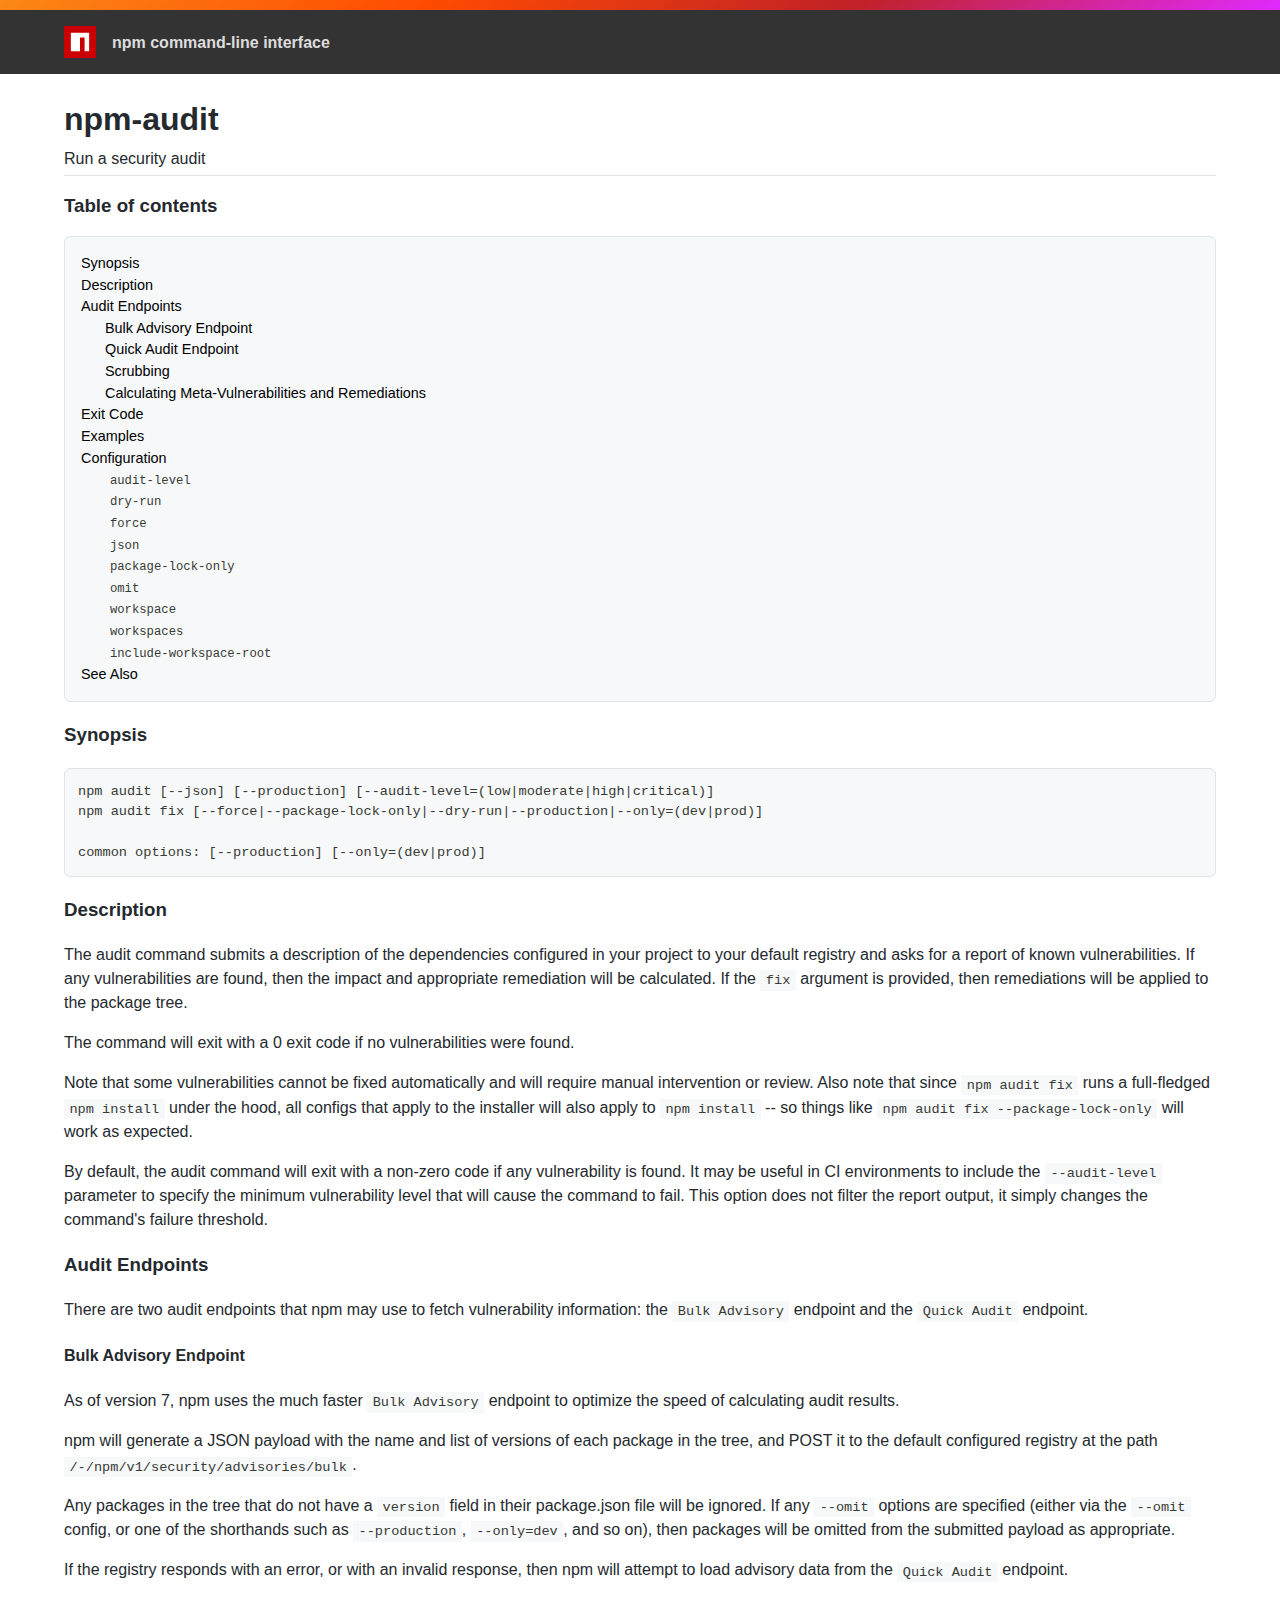
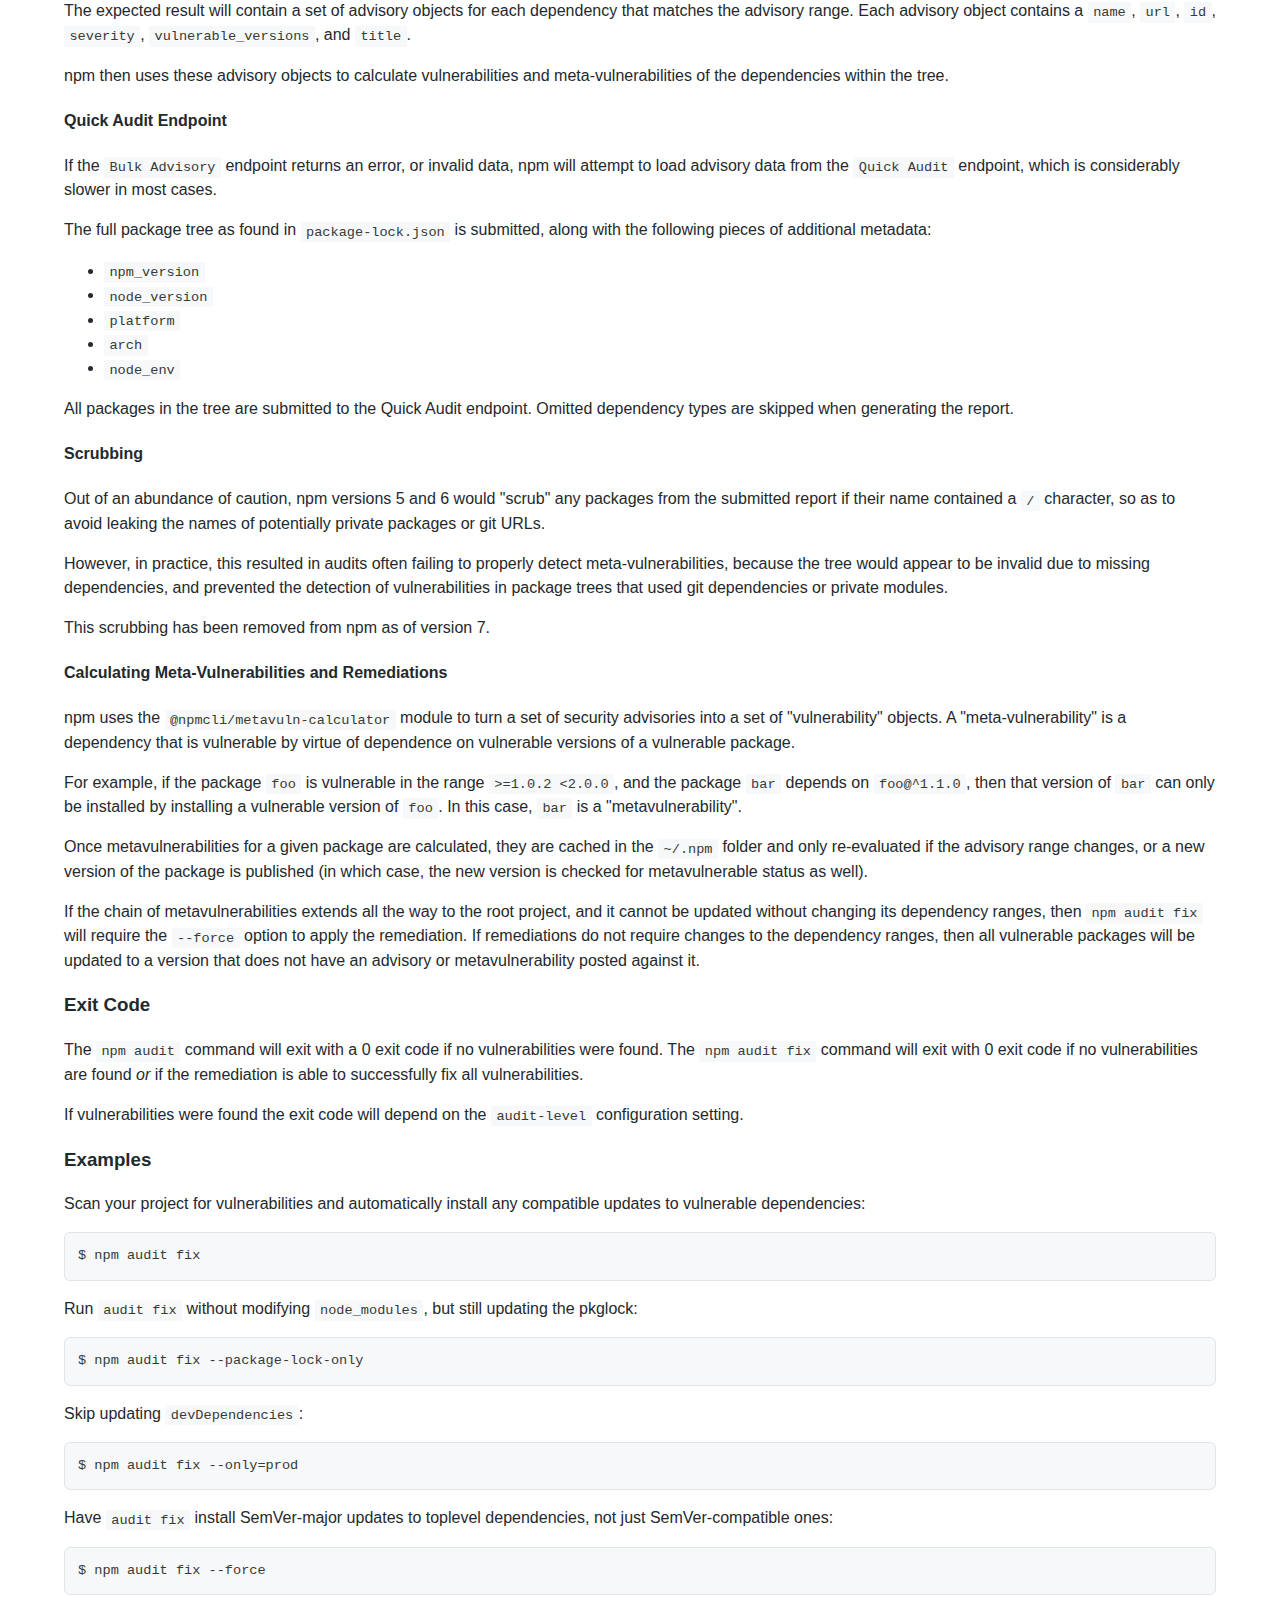
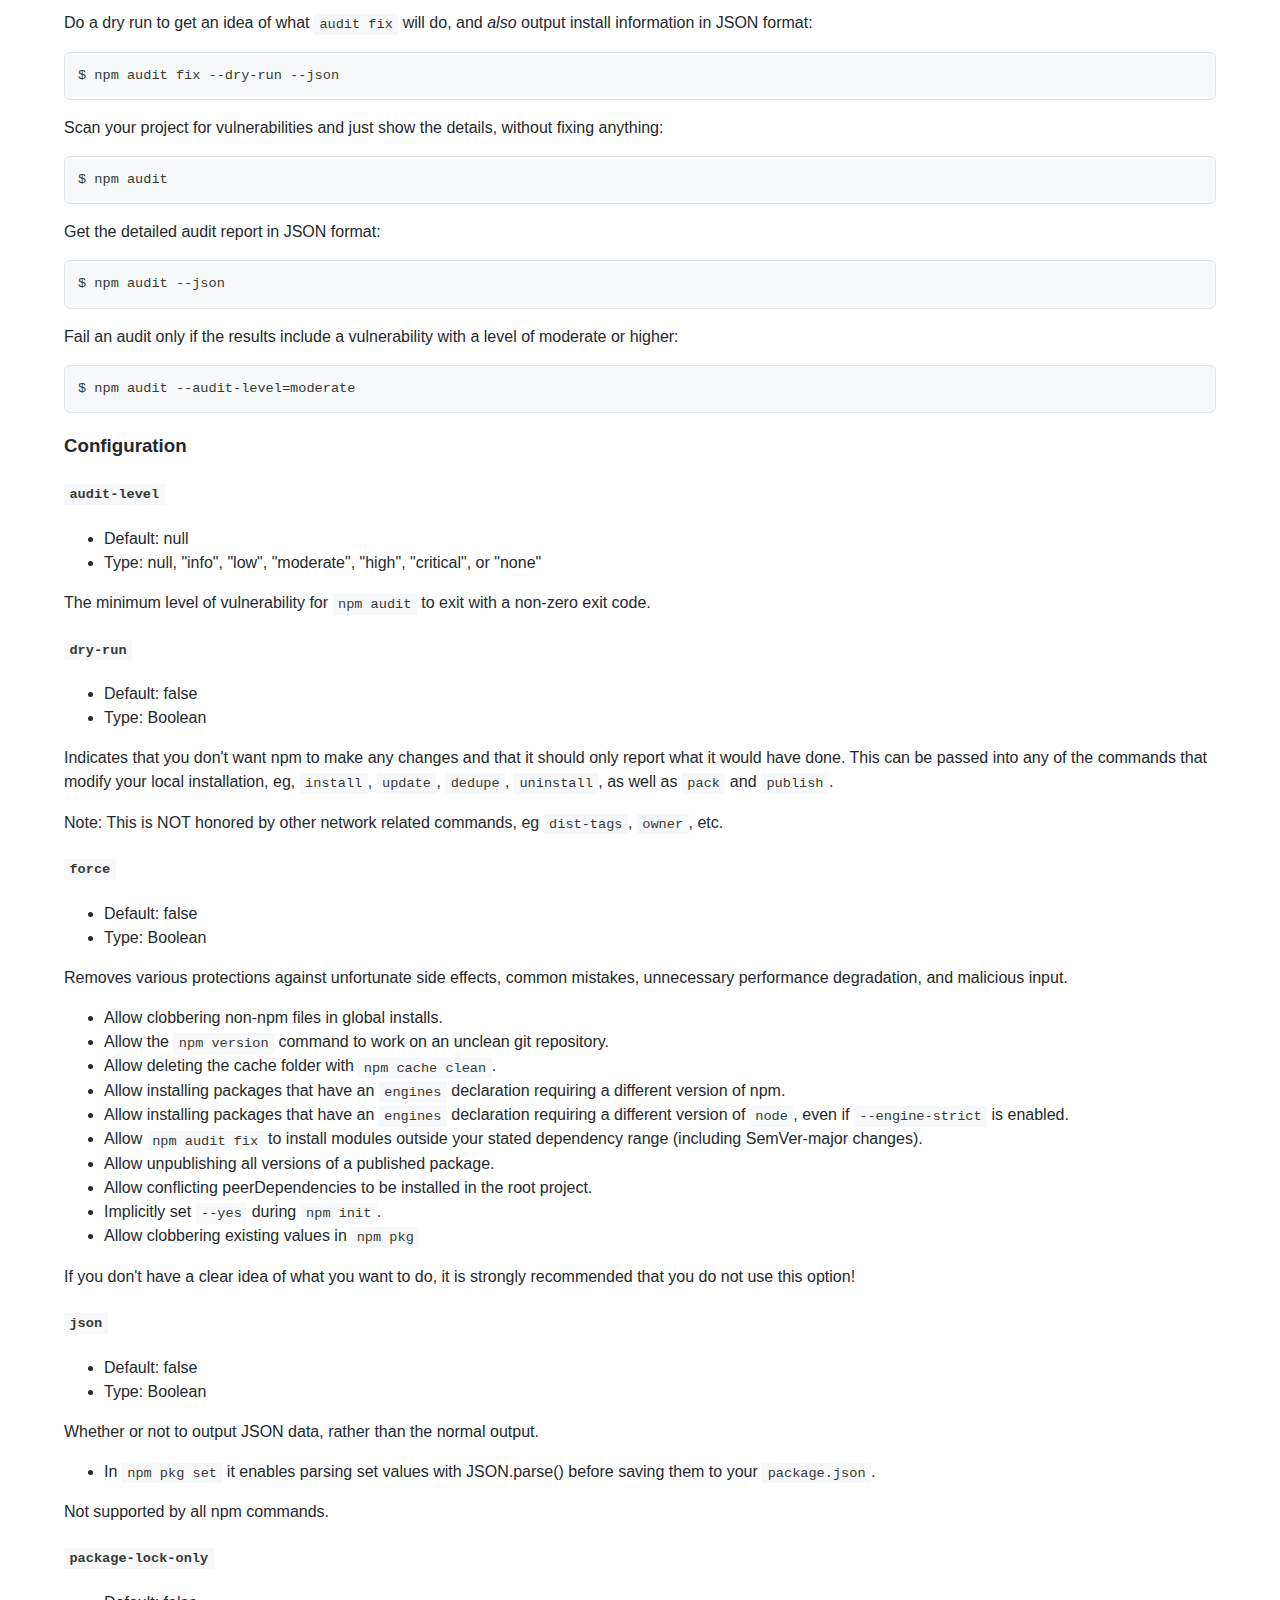
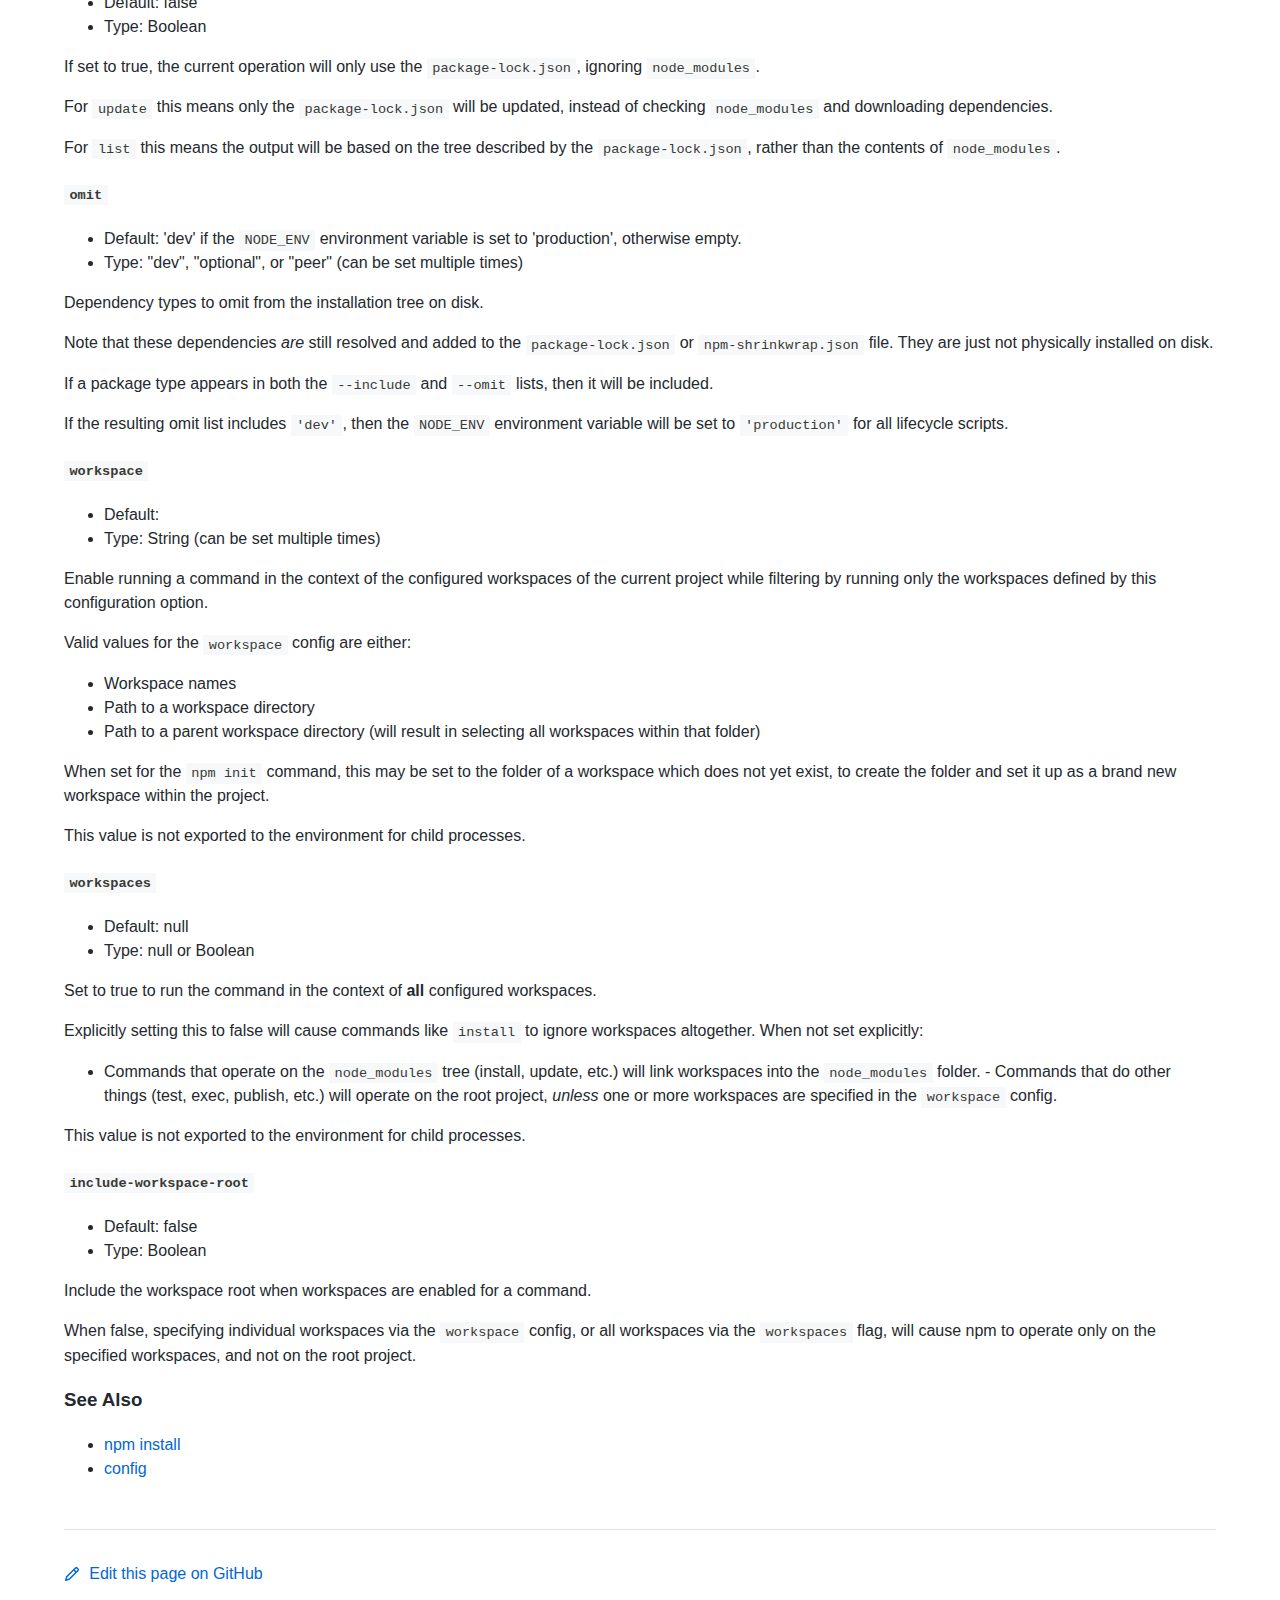
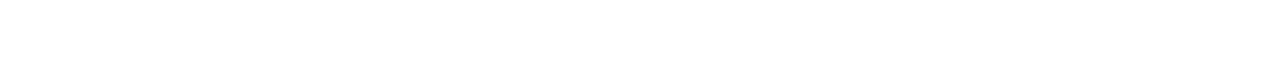
<file: ShopmeEcommerce/.metadata/.plugins/org.eclipse.wildwebdeveloper.embedder.node/node-v16.14.2-win-x64/node_modules/npm/docs/output/commands/npm-audit.html>
<!DOCTYPE html><html><head>
<meta charset="utf-8">
<title>npm-audit</title>
<style>
body {
    background-color: #ffffff;
    color: #24292e;

    margin: 0;

    line-height: 1.5;

    font-family: -apple-system, BlinkMacSystemFont, "Segoe UI", Helvetica, Arial, sans-serif, "Apple Color Emoji", "Segoe UI Emoji";
}
#rainbar {
    height: 10px;
    background-image: linear-gradient(139deg, #fb8817, #ff4b01, #c12127, #e02aff);
}

a {
    text-decoration: none;
    color: #0366d6;
}
a:hover {
    text-decoration: underline;
}

pre {
    margin: 1em 0px;
    padding: 1em;
    border: solid 1px #e1e4e8;
    border-radius: 6px;

    display: block;
    overflow: auto;

    white-space: pre;

    background-color: #f6f8fa;
    color: #393a34;
}
code {
    font-family: SFMono-Regular, Consolas, "Liberation Mono", Menlo, Courier, monospace;
    font-size: 85%;
    padding: 0.2em 0.4em;
    background-color: #f6f8fa;
    color: #393a34;
}
pre > code {
    padding: 0;
    background-color: inherit;
    color: inherit;
}
h1, h2, h3 {
    font-weight: 600;
}

#logobar {
    background-color: #333333;
    margin: 0 auto;
    padding: 1em 4em;
}
#logobar .logo {
    float: left;
}
#logobar .title {
    font-weight: 600;
    color: #dddddd;
    float: left;
    margin: 5px 0 0 1em;
}
#logobar:after {
    content: "";
    display: block;
    clear: both;
}

#content {
    margin: 0 auto;
    padding: 0 4em;
}

#table_of_contents > h2 {
    font-size: 1.17em;
}
#table_of_contents ul:first-child {
    border: solid 1px #e1e4e8;
    border-radius: 6px;
    padding: 1em;
    background-color: #f6f8fa;
    color: #393a34;
}
#table_of_contents ul {
    list-style-type: none;
    padding-left: 1.5em;
}
#table_of_contents li {
    font-size: 0.9em;
}
#table_of_contents li a {
    color: #000000;
}

header.title {
    border-bottom: solid 1px #e1e4e8;
}
header.title > h1 {
    margin-bottom: 0.25em;
}
header.title > .description {
    display: block;
    margin-bottom: 0.5em;
    line-height: 1;
}

footer#edit {
    border-top: solid 1px #e1e4e8;
    margin: 3em 0 4em 0;
    padding-top: 2em;
}
</style>
</head>
<body>
<div id="banner">
<div id="rainbar"></div>
<div id="logobar">
<svg class="logo" role="img" height="32" width="32" viewBox="0 0 700 700">
<polygon fill="#cb0000" points="0,700 700,700 700,0 0,0"></polygon>
<polygon fill="#ffffff" points="150,550 350,550 350,250 450,250 450,550 550,550 550,150 150,150"></polygon>
</svg>
<div class="title">
npm command-line interface
</div>
</div>
</div>

<section id="content">
<header class="title">
<h1 id="npm-audit">npm-audit</h1>
<span class="description">Run a security audit</span>
</header>

<section id="table_of_contents">
<h2 id="table-of-contents">Table of contents</h2>
<div id="_table_of_contents"><ul><li><a href="#synopsis">Synopsis</a></li><li><a href="#description">Description</a></li><li><a href="#audit-endpoints">Audit Endpoints</a></li><ul><li><a href="#bulk-advisory-endpoint">Bulk Advisory Endpoint</a></li><li><a href="#quick-audit-endpoint">Quick Audit Endpoint</a></li><li><a href="#scrubbing">Scrubbing</a></li><li><a href="#calculating-meta-vulnerabilities-and-remediations">Calculating Meta-Vulnerabilities and Remediations</a></li></ul><li><a href="#exit-code">Exit Code</a></li><li><a href="#examples">Examples</a></li><li><a href="#configuration">Configuration</a></li><ul><li><a href="#audit-level"><code>audit-level</code></a></li><li><a href="#dry-run"><code>dry-run</code></a></li><li><a href="#force"><code>force</code></a></li><li><a href="#json"><code>json</code></a></li><li><a href="#package-lock-only"><code>package-lock-only</code></a></li><li><a href="#omit"><code>omit</code></a></li><li><a href="#workspace"><code>workspace</code></a></li><li><a href="#workspaces"><code>workspaces</code></a></li><li><a href="#include-workspace-root"><code>include-workspace-root</code></a></li></ul><li><a href="#see-also">See Also</a></li></ul></div>
</section>

<div id="_content"><h3 id="synopsis">Synopsis</h3>
<pre lang="bash"><code>npm audit [--json] [--production] [--audit-level=(low|moderate|high|critical)]
npm audit fix [--force|--package-lock-only|--dry-run|--production|--only=(dev|prod)]

common options: [--production] [--only=(dev|prod)]
</code></pre>
<h3 id="description">Description</h3>
<p>The audit command submits a description of the dependencies configured in
your project to your default registry and asks for a report of known
vulnerabilities.  If any vulnerabilities are found, then the impact and
appropriate remediation will be calculated.  If the <code>fix</code> argument is
provided, then remediations will be applied to the package tree.</p>
<p>The command will exit with a 0 exit code if no vulnerabilities were found.</p>
<p>Note that some vulnerabilities cannot be fixed automatically and will
require manual intervention or review.  Also note that since <code>npm audit fix</code> runs a full-fledged <code>npm install</code> under the hood, all configs that
apply to the installer will also apply to <code>npm install</code> -- so things like
<code>npm audit fix --package-lock-only</code> will work as expected.</p>
<p>By default, the audit command will exit with a non-zero code if any
vulnerability is found. It may be useful in CI environments to include the
<code>--audit-level</code> parameter to specify the minimum vulnerability level that
will cause the command to fail. This option does not filter the report
output, it simply changes the command's failure threshold.</p>
<h3 id="audit-endpoints">Audit Endpoints</h3>
<p>There are two audit endpoints that npm may use to fetch vulnerability
information: the <code>Bulk Advisory</code> endpoint and the <code>Quick Audit</code> endpoint.</p>
<h4 id="bulk-advisory-endpoint">Bulk Advisory Endpoint</h4>
<p>As of version 7, npm uses the much faster <code>Bulk Advisory</code> endpoint to
optimize the speed of calculating audit results.</p>
<p>npm will generate a JSON payload with the name and list of versions of each
package in the tree, and POST it to the default configured registry at
the path <code>/-/npm/v1/security/advisories/bulk</code>.</p>
<p>Any packages in the tree that do not have a <code>version</code> field in their
package.json file will be ignored.  If any <code>--omit</code> options are specified
(either via the <code>--omit</code> config, or one of the shorthands such as
<code>--production</code>, <code>--only=dev</code>, and so on), then packages will be omitted
from the submitted payload as appropriate.</p>
<p>If the registry responds with an error, or with an invalid response, then
npm will attempt to load advisory data from the <code>Quick Audit</code> endpoint.</p>
<p>The expected result will contain a set of advisory objects for each
dependency that matches the advisory range.  Each advisory object contains
a <code>name</code>, <code>url</code>, <code>id</code>, <code>severity</code>, <code>vulnerable_versions</code>, and <code>title</code>.</p>
<p>npm then uses these advisory objects to calculate vulnerabilities and
meta-vulnerabilities of the dependencies within the tree.</p>
<h4 id="quick-audit-endpoint">Quick Audit Endpoint</h4>
<p>If the <code>Bulk Advisory</code> endpoint returns an error, or invalid data, npm will
attempt to load advisory data from the <code>Quick Audit</code> endpoint, which is
considerably slower in most cases.</p>
<p>The full package tree as found in <code>package-lock.json</code> is submitted, along
with the following pieces of additional metadata:</p>
<ul>
<li><code>npm_version</code></li>
<li><code>node_version</code></li>
<li><code>platform</code></li>
<li><code>arch</code></li>
<li><code>node_env</code></li>
</ul>
<p>All packages in the tree are submitted to the Quick Audit endpoint.
Omitted dependency types are skipped when generating the report.</p>
<h4 id="scrubbing">Scrubbing</h4>
<p>Out of an abundance of caution, npm versions 5 and 6 would "scrub" any
packages from the submitted report if their name contained a <code>/</code> character,
so as to avoid leaking the names of potentially private packages or git
URLs.</p>
<p>However, in practice, this resulted in audits often failing to properly
detect meta-vulnerabilities, because the tree would appear to be invalid
due to missing dependencies, and prevented the detection of vulnerabilities
in package trees that used git dependencies or private modules.</p>
<p>This scrubbing has been removed from npm as of version 7.</p>
<h4 id="calculating-meta-vulnerabilities-and-remediations">Calculating Meta-Vulnerabilities and Remediations</h4>
<p>npm uses the
<a href="http://npm.im/@npmcli/metavuln-calculator"><code>@npmcli/metavuln-calculator</code></a>
module to turn a set of security advisories into a set of "vulnerability"
objects.  A "meta-vulnerability" is a dependency that is vulnerable by
virtue of dependence on vulnerable versions of a vulnerable package.</p>
<p>For example, if the package <code>foo</code> is vulnerable in the range <code>&gt;=1.0.2 &lt;2.0.0</code>, and the package <code>bar</code> depends on <code>foo@^1.1.0</code>, then that version
of <code>bar</code> can only be installed by installing a vulnerable version of <code>foo</code>.
In this case, <code>bar</code> is a "metavulnerability".</p>
<p>Once metavulnerabilities for a given package are calculated, they are
cached in the <code>~/.npm</code> folder and only re-evaluated if the advisory range
changes, or a new version of the package is published (in which case, the
new version is checked for metavulnerable status as well).</p>
<p>If the chain of metavulnerabilities extends all the way to the root
project, and it cannot be updated without changing its dependency ranges,
then <code>npm audit fix</code> will require the <code>--force</code> option to apply the
remediation.  If remediations do not require changes to the dependency
ranges, then all vulnerable packages will be updated to a version that does
not have an advisory or metavulnerability posted against it.</p>
<h3 id="exit-code">Exit Code</h3>
<p>The <code>npm audit</code> command will exit with a 0 exit code if no vulnerabilities
were found.  The <code>npm audit fix</code> command will exit with 0 exit code if no
vulnerabilities are found <em>or</em> if the remediation is able to successfully
fix all vulnerabilities.</p>
<p>If vulnerabilities were found the exit code will depend on the
<code>audit-level</code> configuration setting.</p>
<h3 id="examples">Examples</h3>
<p>Scan your project for vulnerabilities and automatically install any compatible
updates to vulnerable dependencies:</p>
<pre lang="bash"><code>$ npm audit fix
</code></pre>
<p>Run <code>audit fix</code> without modifying <code>node_modules</code>, but still updating the
pkglock:</p>
<pre lang="bash"><code>$ npm audit fix --package-lock-only
</code></pre>
<p>Skip updating <code>devDependencies</code>:</p>
<pre lang="bash"><code>$ npm audit fix --only=prod
</code></pre>
<p>Have <code>audit fix</code> install SemVer-major updates to toplevel dependencies, not
just SemVer-compatible ones:</p>
<pre lang="bash"><code>$ npm audit fix --force
</code></pre>
<p>Do a dry run to get an idea of what <code>audit fix</code> will do, and <em>also</em> output
install information in JSON format:</p>
<pre lang="bash"><code>$ npm audit fix --dry-run --json
</code></pre>
<p>Scan your project for vulnerabilities and just show the details, without
fixing anything:</p>
<pre lang="bash"><code>$ npm audit
</code></pre>
<p>Get the detailed audit report in JSON format:</p>
<pre lang="bash"><code>$ npm audit --json
</code></pre>
<p>Fail an audit only if the results include a vulnerability with a level of moderate or higher:</p>
<pre lang="bash"><code>$ npm audit --audit-level=moderate
</code></pre>
<h3 id="configuration">Configuration</h3>
<!-- raw HTML omitted -->
<!-- raw HTML omitted -->
<!-- raw HTML omitted -->
<h4 id="audit-level"><code>audit-level</code></h4>
<ul>
<li>Default: null</li>
<li>Type: null, "info", "low", "moderate", "high", "critical", or "none"</li>
</ul>
<p>The minimum level of vulnerability for <code>npm audit</code> to exit with a non-zero
exit code.</p>
<!-- raw HTML omitted -->
<!-- raw HTML omitted -->
<h4 id="dry-run"><code>dry-run</code></h4>
<ul>
<li>Default: false</li>
<li>Type: Boolean</li>
</ul>
<p>Indicates that you don't want npm to make any changes and that it should
only report what it would have done. This can be passed into any of the
commands that modify your local installation, eg, <code>install</code>, <code>update</code>,
<code>dedupe</code>, <code>uninstall</code>, as well as <code>pack</code> and <code>publish</code>.</p>
<p>Note: This is NOT honored by other network related commands, eg <code>dist-tags</code>,
<code>owner</code>, etc.</p>
<!-- raw HTML omitted -->
<!-- raw HTML omitted -->
<h4 id="force"><code>force</code></h4>
<ul>
<li>Default: false</li>
<li>Type: Boolean</li>
</ul>
<p>Removes various protections against unfortunate side effects, common
mistakes, unnecessary performance degradation, and malicious input.</p>
<ul>
<li>Allow clobbering non-npm files in global installs.</li>
<li>Allow the <code>npm version</code> command to work on an unclean git repository.</li>
<li>Allow deleting the cache folder with <code>npm cache clean</code>.</li>
<li>Allow installing packages that have an <code>engines</code> declaration requiring a
different version of npm.</li>
<li>Allow installing packages that have an <code>engines</code> declaration requiring a
different version of <code>node</code>, even if <code>--engine-strict</code> is enabled.</li>
<li>Allow <code>npm audit fix</code> to install modules outside your stated dependency
range (including SemVer-major changes).</li>
<li>Allow unpublishing all versions of a published package.</li>
<li>Allow conflicting peerDependencies to be installed in the root project.</li>
<li>Implicitly set <code>--yes</code> during <code>npm init</code>.</li>
<li>Allow clobbering existing values in <code>npm pkg</code></li>
</ul>
<p>If you don't have a clear idea of what you want to do, it is strongly
recommended that you do not use this option!</p>
<!-- raw HTML omitted -->
<!-- raw HTML omitted -->
<h4 id="json"><code>json</code></h4>
<ul>
<li>Default: false</li>
<li>Type: Boolean</li>
</ul>
<p>Whether or not to output JSON data, rather than the normal output.</p>
<ul>
<li>In <code>npm pkg set</code> it enables parsing set values with JSON.parse() before
saving them to your <code>package.json</code>.</li>
</ul>
<p>Not supported by all npm commands.</p>
<!-- raw HTML omitted -->
<!-- raw HTML omitted -->
<h4 id="package-lock-only"><code>package-lock-only</code></h4>
<ul>
<li>Default: false</li>
<li>Type: Boolean</li>
</ul>
<p>If set to true, the current operation will only use the <code>package-lock.json</code>,
ignoring <code>node_modules</code>.</p>
<p>For <code>update</code> this means only the <code>package-lock.json</code> will be updated,
instead of checking <code>node_modules</code> and downloading dependencies.</p>
<p>For <code>list</code> this means the output will be based on the tree described by the
<code>package-lock.json</code>, rather than the contents of <code>node_modules</code>.</p>
<!-- raw HTML omitted -->
<!-- raw HTML omitted -->
<h4 id="omit"><code>omit</code></h4>
<ul>
<li>Default: 'dev' if the <code>NODE_ENV</code> environment variable is set to
'production', otherwise empty.</li>
<li>Type: "dev", "optional", or "peer" (can be set multiple times)</li>
</ul>
<p>Dependency types to omit from the installation tree on disk.</p>
<p>Note that these dependencies <em>are</em> still resolved and added to the
<code>package-lock.json</code> or <code>npm-shrinkwrap.json</code> file. They are just not
physically installed on disk.</p>
<p>If a package type appears in both the <code>--include</code> and <code>--omit</code> lists, then
it will be included.</p>
<p>If the resulting omit list includes <code>'dev'</code>, then the <code>NODE_ENV</code> environment
variable will be set to <code>'production'</code> for all lifecycle scripts.</p>
<!-- raw HTML omitted -->
<!-- raw HTML omitted -->
<h4 id="workspace"><code>workspace</code></h4>
<ul>
<li>Default:</li>
<li>Type: String (can be set multiple times)</li>
</ul>
<p>Enable running a command in the context of the configured workspaces of the
current project while filtering by running only the workspaces defined by
this configuration option.</p>
<p>Valid values for the <code>workspace</code> config are either:</p>
<ul>
<li>Workspace names</li>
<li>Path to a workspace directory</li>
<li>Path to a parent workspace directory (will result in selecting all
workspaces within that folder)</li>
</ul>
<p>When set for the <code>npm init</code> command, this may be set to the folder of a
workspace which does not yet exist, to create the folder and set it up as a
brand new workspace within the project.</p>
<p>This value is not exported to the environment for child processes.</p>
<!-- raw HTML omitted -->
<!-- raw HTML omitted -->
<h4 id="workspaces"><code>workspaces</code></h4>
<ul>
<li>Default: null</li>
<li>Type: null or Boolean</li>
</ul>
<p>Set to true to run the command in the context of <strong>all</strong> configured
workspaces.</p>
<p>Explicitly setting this to false will cause commands like <code>install</code> to
ignore workspaces altogether. When not set explicitly:</p>
<ul>
<li>Commands that operate on the <code>node_modules</code> tree (install, update, etc.)
will link workspaces into the <code>node_modules</code> folder. - Commands that do
other things (test, exec, publish, etc.) will operate on the root project,
<em>unless</em> one or more workspaces are specified in the <code>workspace</code> config.</li>
</ul>
<p>This value is not exported to the environment for child processes.</p>
<!-- raw HTML omitted -->
<!-- raw HTML omitted -->
<h4 id="include-workspace-root"><code>include-workspace-root</code></h4>
<ul>
<li>Default: false</li>
<li>Type: Boolean</li>
</ul>
<p>Include the workspace root when workspaces are enabled for a command.</p>
<p>When false, specifying individual workspaces via the <code>workspace</code> config, or
all workspaces via the <code>workspaces</code> flag, will cause npm to operate only on
the specified workspaces, and not on the root project.</p>
<!-- raw HTML omitted -->
<!-- raw HTML omitted -->
<!-- raw HTML omitted -->
<h3 id="see-also">See Also</h3>
<ul>
<li><a href="../commands/npm-install.html">npm install</a></li>
<li><a href="../using-npm/config.html">config</a></li>
</ul>
</div>

<footer id="edit">
<a href="https://github.com/npm/cli/edit/latest/docs/content/commands/npm-audit.md">
<svg role="img" viewBox="0 0 16 16" width="16" height="16" fill="currentcolor" style="vertical-align: text-bottom; margin-right: 0.3em;">
<path fill-rule="evenodd" d="M11.013 1.427a1.75 1.75 0 012.474 0l1.086 1.086a1.75 1.75 0 010 2.474l-8.61 8.61c-.21.21-.47.364-.756.445l-3.251.93a.75.75 0 01-.927-.928l.929-3.25a1.75 1.75 0 01.445-.758l8.61-8.61zm1.414 1.06a.25.25 0 00-.354 0L10.811 3.75l1.439 1.44 1.263-1.263a.25.25 0 000-.354l-1.086-1.086zM11.189 6.25L9.75 4.81l-6.286 6.287a.25.25 0 00-.064.108l-.558 1.953 1.953-.558a.249.249 0 00.108-.064l6.286-6.286z"></path>
</svg>
Edit this page on GitHub
</a>
</footer>
</section>



</body></html>
</file>
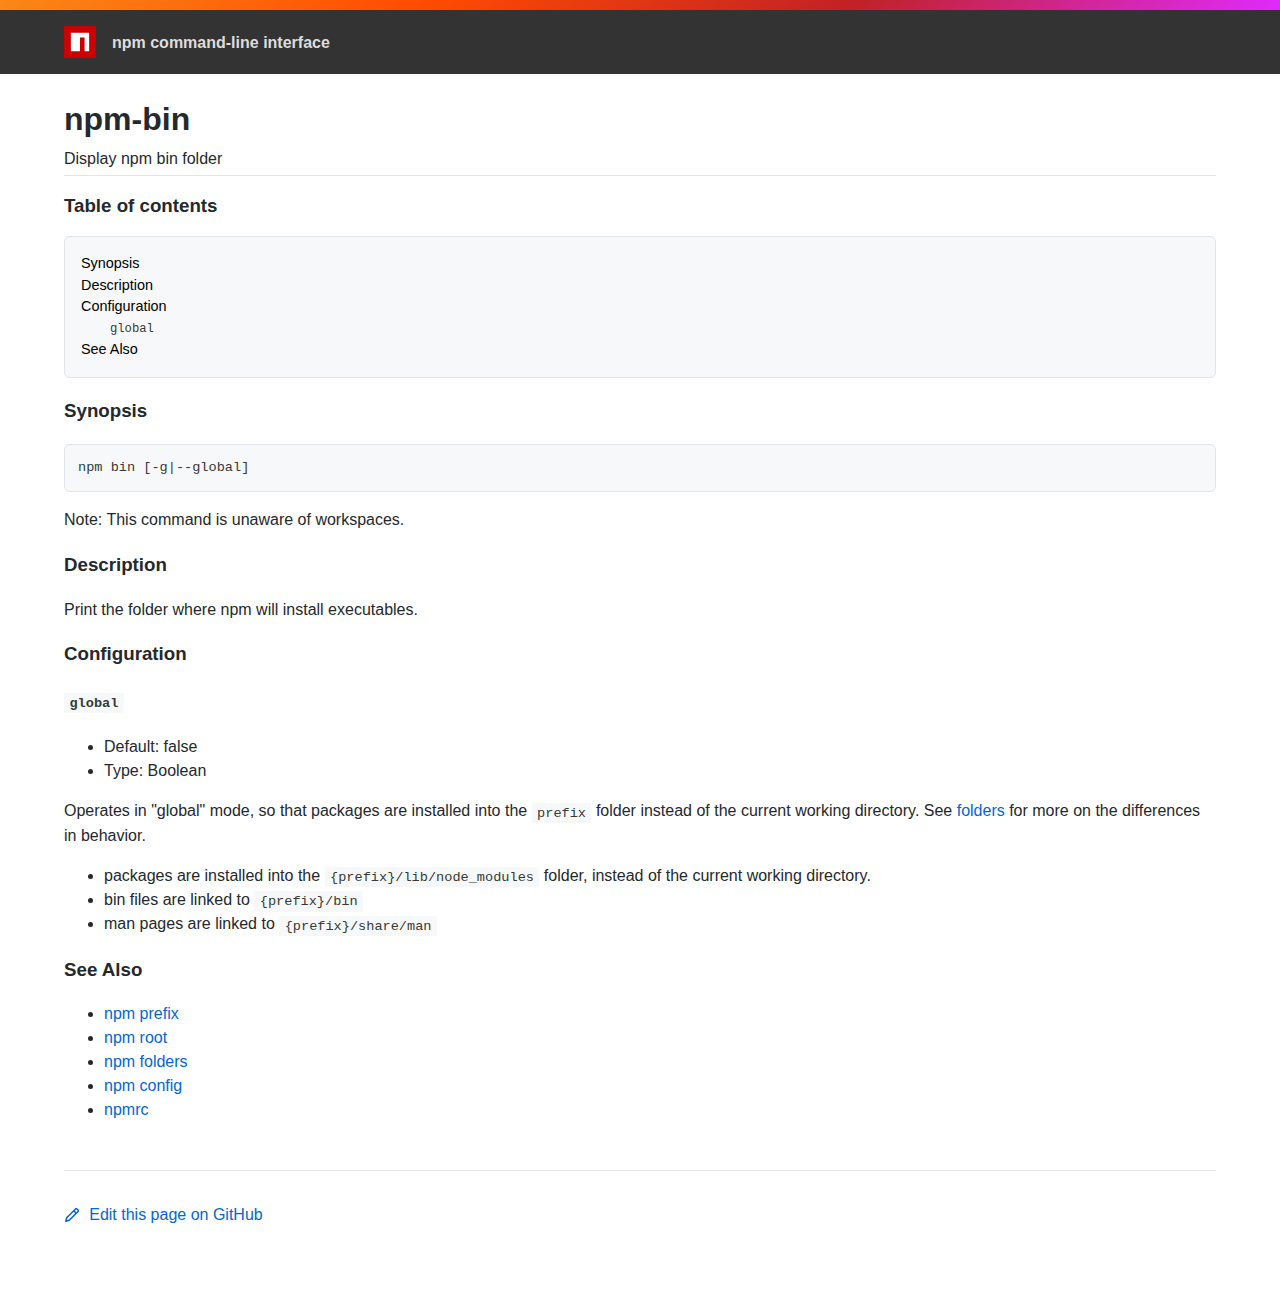
<file: ShopmeEcommerce/.metadata/.plugins/org.eclipse.wildwebdeveloper.embedder.node/node-v16.14.2-win-x64/node_modules/npm/docs/output/commands/npm-bin.html>
<!DOCTYPE html><html><head>
<meta charset="utf-8">
<title>npm-bin</title>
<style>
body {
    background-color: #ffffff;
    color: #24292e;

    margin: 0;

    line-height: 1.5;

    font-family: -apple-system, BlinkMacSystemFont, "Segoe UI", Helvetica, Arial, sans-serif, "Apple Color Emoji", "Segoe UI Emoji";
}
#rainbar {
    height: 10px;
    background-image: linear-gradient(139deg, #fb8817, #ff4b01, #c12127, #e02aff);
}

a {
    text-decoration: none;
    color: #0366d6;
}
a:hover {
    text-decoration: underline;
}

pre {
    margin: 1em 0px;
    padding: 1em;
    border: solid 1px #e1e4e8;
    border-radius: 6px;

    display: block;
    overflow: auto;

    white-space: pre;

    background-color: #f6f8fa;
    color: #393a34;
}
code {
    font-family: SFMono-Regular, Consolas, "Liberation Mono", Menlo, Courier, monospace;
    font-size: 85%;
    padding: 0.2em 0.4em;
    background-color: #f6f8fa;
    color: #393a34;
}
pre > code {
    padding: 0;
    background-color: inherit;
    color: inherit;
}
h1, h2, h3 {
    font-weight: 600;
}

#logobar {
    background-color: #333333;
    margin: 0 auto;
    padding: 1em 4em;
}
#logobar .logo {
    float: left;
}
#logobar .title {
    font-weight: 600;
    color: #dddddd;
    float: left;
    margin: 5px 0 0 1em;
}
#logobar:after {
    content: "";
    display: block;
    clear: both;
}

#content {
    margin: 0 auto;
    padding: 0 4em;
}

#table_of_contents > h2 {
    font-size: 1.17em;
}
#table_of_contents ul:first-child {
    border: solid 1px #e1e4e8;
    border-radius: 6px;
    padding: 1em;
    background-color: #f6f8fa;
    color: #393a34;
}
#table_of_contents ul {
    list-style-type: none;
    padding-left: 1.5em;
}
#table_of_contents li {
    font-size: 0.9em;
}
#table_of_contents li a {
    color: #000000;
}

header.title {
    border-bottom: solid 1px #e1e4e8;
}
header.title > h1 {
    margin-bottom: 0.25em;
}
header.title > .description {
    display: block;
    margin-bottom: 0.5em;
    line-height: 1;
}

footer#edit {
    border-top: solid 1px #e1e4e8;
    margin: 3em 0 4em 0;
    padding-top: 2em;
}
</style>
</head>
<body>
<div id="banner">
<div id="rainbar"></div>
<div id="logobar">
<svg class="logo" role="img" height="32" width="32" viewBox="0 0 700 700">
<polygon fill="#cb0000" points="0,700 700,700 700,0 0,0"></polygon>
<polygon fill="#ffffff" points="150,550 350,550 350,250 450,250 450,550 550,550 550,150 150,150"></polygon>
</svg>
<div class="title">
npm command-line interface
</div>
</div>
</div>

<section id="content">
<header class="title">
<h1 id="npm-bin">npm-bin</h1>
<span class="description">Display npm bin folder</span>
</header>

<section id="table_of_contents">
<h2 id="table-of-contents">Table of contents</h2>
<div id="_table_of_contents"><ul><li><a href="#synopsis">Synopsis</a></li><li><a href="#description">Description</a></li><li><a href="#configuration">Configuration</a></li><ul><li><a href="#global"><code>global</code></a></li></ul><li><a href="#see-also">See Also</a></li></ul></div>
</section>

<div id="_content"><h3 id="synopsis">Synopsis</h3>
<pre lang="bash"><code>npm bin [-g|--global]
</code></pre>
<p>Note: This command is unaware of workspaces.</p>
<h3 id="description">Description</h3>
<p>Print the folder where npm will install executables.</p>
<h3 id="configuration">Configuration</h3>
<!-- raw HTML omitted -->
<!-- raw HTML omitted -->
<!-- raw HTML omitted -->
<h4 id="global"><code>global</code></h4>
<ul>
<li>Default: false</li>
<li>Type: Boolean</li>
</ul>
<p>Operates in "global" mode, so that packages are installed into the <code>prefix</code>
folder instead of the current working directory. See
<a href="../configuring-npm/folders.html">folders</a> for more on the differences in behavior.</p>
<ul>
<li>packages are installed into the <code>{prefix}/lib/node_modules</code> folder, instead
of the current working directory.</li>
<li>bin files are linked to <code>{prefix}/bin</code></li>
<li>man pages are linked to <code>{prefix}/share/man</code></li>
</ul>
<!-- raw HTML omitted -->
<!-- raw HTML omitted -->
<!-- raw HTML omitted -->
<h3 id="see-also">See Also</h3>
<ul>
<li><a href="../commands/npm-prefix.html">npm prefix</a></li>
<li><a href="../commands/npm-root.html">npm root</a></li>
<li><a href="../configuring-npm/folders.html">npm folders</a></li>
<li><a href="../commands/npm-config.html">npm config</a></li>
<li><a href="../configuring-npm/npmrc.html">npmrc</a></li>
</ul>
</div>

<footer id="edit">
<a href="https://github.com/npm/cli/edit/latest/docs/content/commands/npm-bin.md">
<svg role="img" viewBox="0 0 16 16" width="16" height="16" fill="currentcolor" style="vertical-align: text-bottom; margin-right: 0.3em;">
<path fill-rule="evenodd" d="M11.013 1.427a1.75 1.75 0 012.474 0l1.086 1.086a1.75 1.75 0 010 2.474l-8.61 8.61c-.21.21-.47.364-.756.445l-3.251.93a.75.75 0 01-.927-.928l.929-3.25a1.75 1.75 0 01.445-.758l8.61-8.61zm1.414 1.06a.25.25 0 00-.354 0L10.811 3.75l1.439 1.44 1.263-1.263a.25.25 0 000-.354l-1.086-1.086zM11.189 6.25L9.75 4.81l-6.286 6.287a.25.25 0 00-.064.108l-.558 1.953 1.953-.558a.249.249 0 00.108-.064l6.286-6.286z"></path>
</svg>
Edit this page on GitHub
</a>
</footer>
</section>



</body></html>
</file>
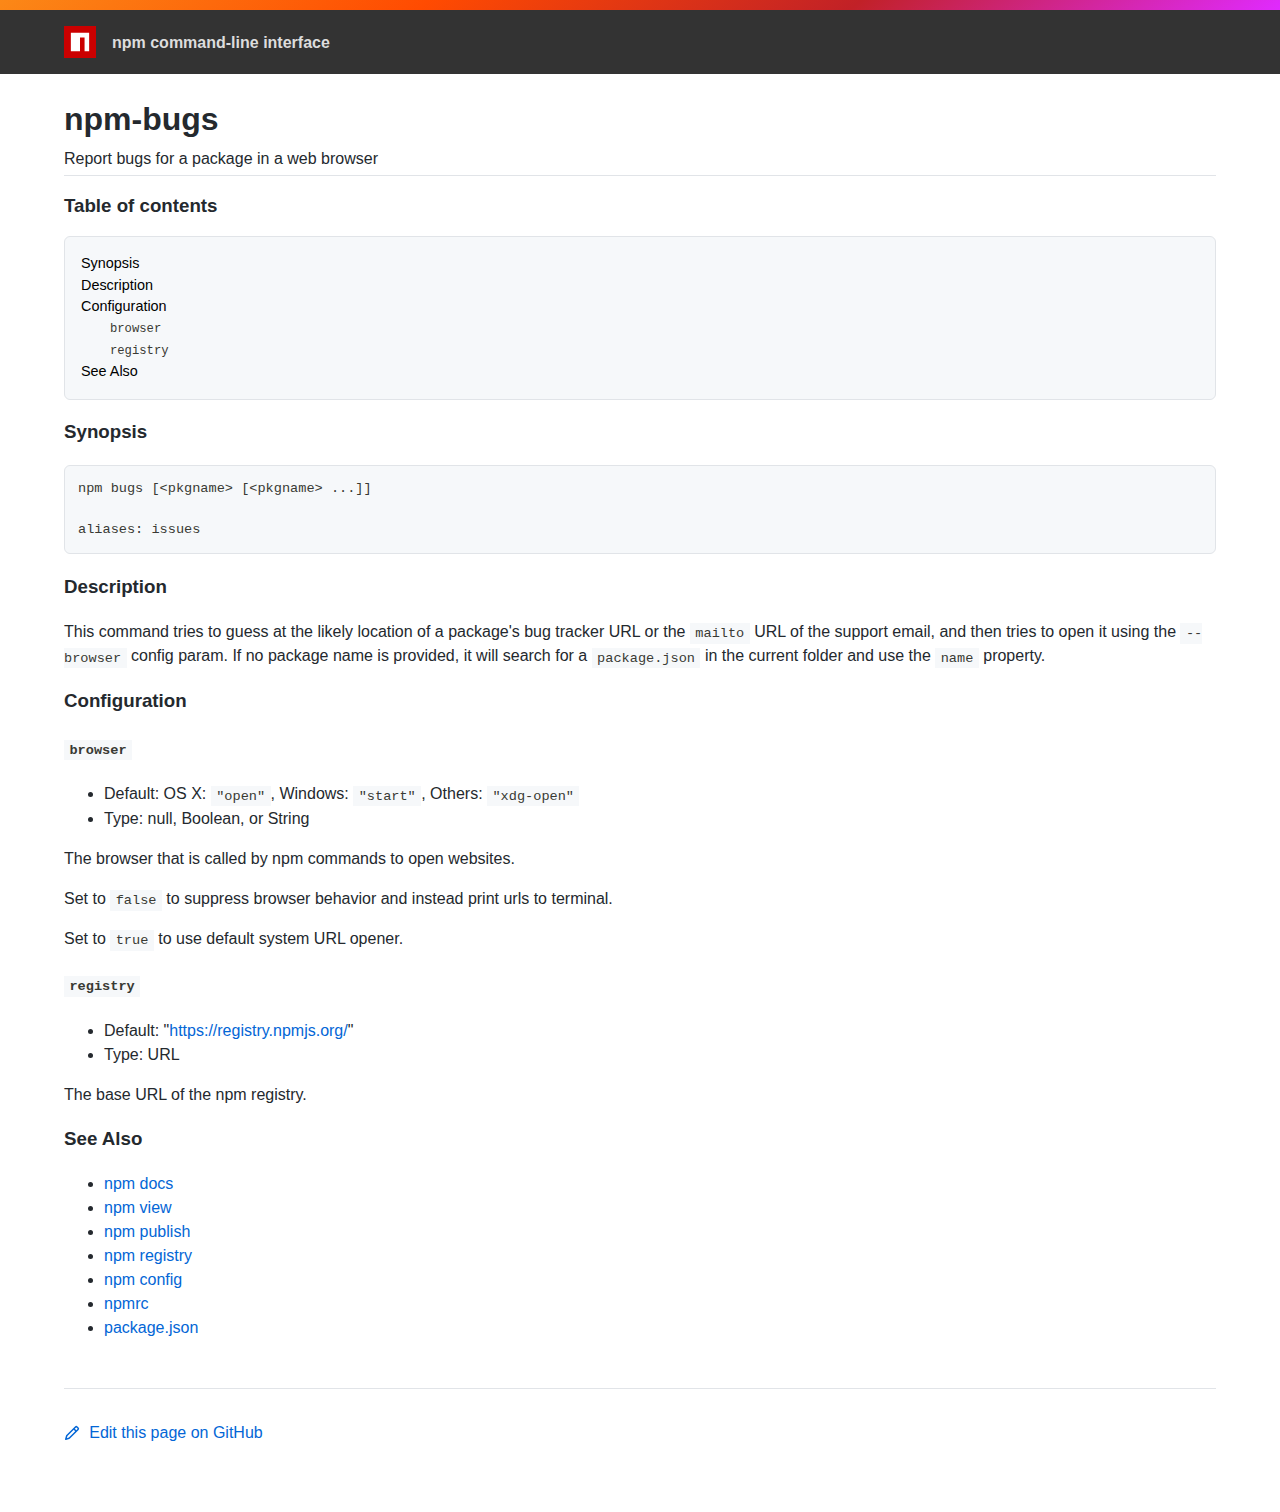
<file: ShopmeEcommerce/.metadata/.plugins/org.eclipse.wildwebdeveloper.embedder.node/node-v16.14.2-win-x64/node_modules/npm/docs/output/commands/npm-bugs.html>
<!DOCTYPE html><html><head>
<meta charset="utf-8">
<title>npm-bugs</title>
<style>
body {
    background-color: #ffffff;
    color: #24292e;

    margin: 0;

    line-height: 1.5;

    font-family: -apple-system, BlinkMacSystemFont, "Segoe UI", Helvetica, Arial, sans-serif, "Apple Color Emoji", "Segoe UI Emoji";
}
#rainbar {
    height: 10px;
    background-image: linear-gradient(139deg, #fb8817, #ff4b01, #c12127, #e02aff);
}

a {
    text-decoration: none;
    color: #0366d6;
}
a:hover {
    text-decoration: underline;
}

pre {
    margin: 1em 0px;
    padding: 1em;
    border: solid 1px #e1e4e8;
    border-radius: 6px;

    display: block;
    overflow: auto;

    white-space: pre;

    background-color: #f6f8fa;
    color: #393a34;
}
code {
    font-family: SFMono-Regular, Consolas, "Liberation Mono", Menlo, Courier, monospace;
    font-size: 85%;
    padding: 0.2em 0.4em;
    background-color: #f6f8fa;
    color: #393a34;
}
pre > code {
    padding: 0;
    background-color: inherit;
    color: inherit;
}
h1, h2, h3 {
    font-weight: 600;
}

#logobar {
    background-color: #333333;
    margin: 0 auto;
    padding: 1em 4em;
}
#logobar .logo {
    float: left;
}
#logobar .title {
    font-weight: 600;
    color: #dddddd;
    float: left;
    margin: 5px 0 0 1em;
}
#logobar:after {
    content: "";
    display: block;
    clear: both;
}

#content {
    margin: 0 auto;
    padding: 0 4em;
}

#table_of_contents > h2 {
    font-size: 1.17em;
}
#table_of_contents ul:first-child {
    border: solid 1px #e1e4e8;
    border-radius: 6px;
    padding: 1em;
    background-color: #f6f8fa;
    color: #393a34;
}
#table_of_contents ul {
    list-style-type: none;
    padding-left: 1.5em;
}
#table_of_contents li {
    font-size: 0.9em;
}
#table_of_contents li a {
    color: #000000;
}

header.title {
    border-bottom: solid 1px #e1e4e8;
}
header.title > h1 {
    margin-bottom: 0.25em;
}
header.title > .description {
    display: block;
    margin-bottom: 0.5em;
    line-height: 1;
}

footer#edit {
    border-top: solid 1px #e1e4e8;
    margin: 3em 0 4em 0;
    padding-top: 2em;
}
</style>
</head>
<body>
<div id="banner">
<div id="rainbar"></div>
<div id="logobar">
<svg class="logo" role="img" height="32" width="32" viewBox="0 0 700 700">
<polygon fill="#cb0000" points="0,700 700,700 700,0 0,0"></polygon>
<polygon fill="#ffffff" points="150,550 350,550 350,250 450,250 450,550 550,550 550,150 150,150"></polygon>
</svg>
<div class="title">
npm command-line interface
</div>
</div>
</div>

<section id="content">
<header class="title">
<h1 id="npm-bugs">npm-bugs</h1>
<span class="description">Report bugs for a package in a web browser</span>
</header>

<section id="table_of_contents">
<h2 id="table-of-contents">Table of contents</h2>
<div id="_table_of_contents"><ul><li><a href="#synopsis">Synopsis</a></li><li><a href="#description">Description</a></li><li><a href="#configuration">Configuration</a></li><ul><li><a href="#browser"><code>browser</code></a></li><li><a href="#registry"><code>registry</code></a></li></ul><li><a href="#see-also">See Also</a></li></ul></div>
</section>

<div id="_content"><h3 id="synopsis">Synopsis</h3>
<pre lang="bash"><code>npm bugs [&lt;pkgname&gt; [&lt;pkgname&gt; ...]]

aliases: issues
</code></pre>
<h3 id="description">Description</h3>
<p>This command tries to guess at the likely location of a package's bug
tracker URL or the <code>mailto</code> URL of the support email, and then tries to
open it using the <code>--browser</code> config param. If no package name is provided, it
will search for a <code>package.json</code> in the current folder and use the <code>name</code> property.</p>
<h3 id="configuration">Configuration</h3>
<!-- raw HTML omitted -->
<!-- raw HTML omitted -->
<!-- raw HTML omitted -->
<h4 id="browser"><code>browser</code></h4>
<ul>
<li>Default: OS X: <code>"open"</code>, Windows: <code>"start"</code>, Others: <code>"xdg-open"</code></li>
<li>Type: null, Boolean, or String</li>
</ul>
<p>The browser that is called by npm commands to open websites.</p>
<p>Set to <code>false</code> to suppress browser behavior and instead print urls to
terminal.</p>
<p>Set to <code>true</code> to use default system URL opener.</p>
<!-- raw HTML omitted -->
<!-- raw HTML omitted -->
<h4 id="registry"><code>registry</code></h4>
<ul>
<li>Default: "<a href="https://registry.npmjs.org/">https://registry.npmjs.org/</a>"</li>
<li>Type: URL</li>
</ul>
<p>The base URL of the npm registry.</p>
<!-- raw HTML omitted -->
<!-- raw HTML omitted -->
<!-- raw HTML omitted -->
<h3 id="see-also">See Also</h3>
<ul>
<li><a href="../commands/npm-docs.html">npm docs</a></li>
<li><a href="../commands/npm-view.html">npm view</a></li>
<li><a href="../commands/npm-publish.html">npm publish</a></li>
<li><a href="../using-npm/registry.html">npm registry</a></li>
<li><a href="../commands/npm-config.html">npm config</a></li>
<li><a href="../configuring-npm/npmrc.html">npmrc</a></li>
<li><a href="../configuring-npm/package-json.html">package.json</a></li>
</ul>
</div>

<footer id="edit">
<a href="https://github.com/npm/cli/edit/latest/docs/content/commands/npm-bugs.md">
<svg role="img" viewBox="0 0 16 16" width="16" height="16" fill="currentcolor" style="vertical-align: text-bottom; margin-right: 0.3em;">
<path fill-rule="evenodd" d="M11.013 1.427a1.75 1.75 0 012.474 0l1.086 1.086a1.75 1.75 0 010 2.474l-8.61 8.61c-.21.21-.47.364-.756.445l-3.251.93a.75.75 0 01-.927-.928l.929-3.25a1.75 1.75 0 01.445-.758l8.61-8.61zm1.414 1.06a.25.25 0 00-.354 0L10.811 3.75l1.439 1.44 1.263-1.263a.25.25 0 000-.354l-1.086-1.086zM11.189 6.25L9.75 4.81l-6.286 6.287a.25.25 0 00-.064.108l-.558 1.953 1.953-.558a.249.249 0 00.108-.064l6.286-6.286z"></path>
</svg>
Edit this page on GitHub
</a>
</footer>
</section>



</body></html>
</file>
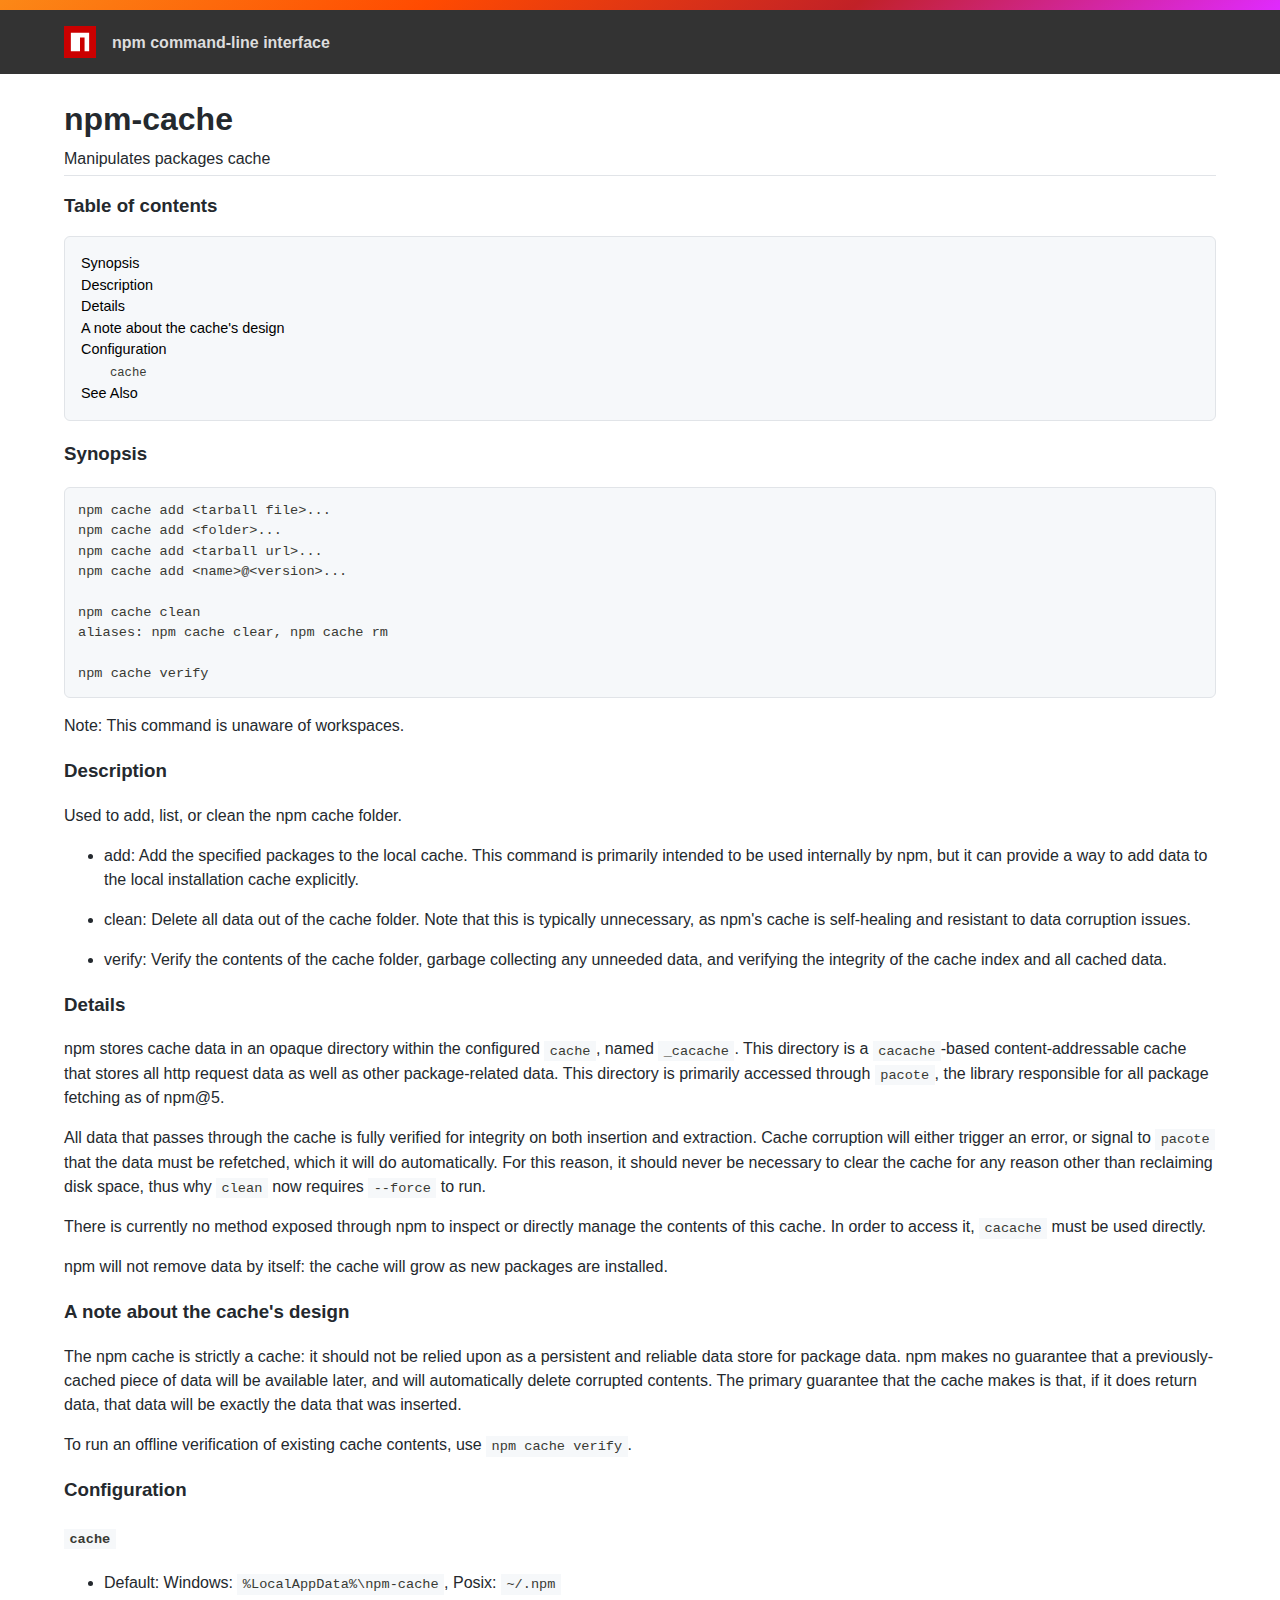
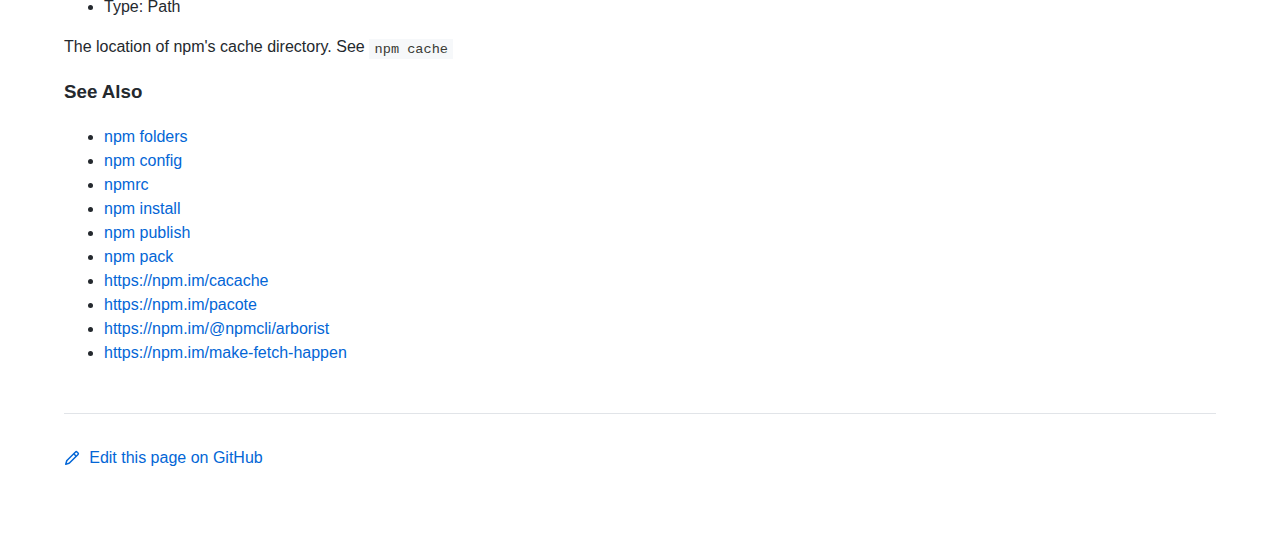
<file: ShopmeEcommerce/.metadata/.plugins/org.eclipse.wildwebdeveloper.embedder.node/node-v16.14.2-win-x64/node_modules/npm/docs/output/commands/npm-cache.html>
<!DOCTYPE html><html><head>
<meta charset="utf-8">
<title>npm-cache</title>
<style>
body {
    background-color: #ffffff;
    color: #24292e;

    margin: 0;

    line-height: 1.5;

    font-family: -apple-system, BlinkMacSystemFont, "Segoe UI", Helvetica, Arial, sans-serif, "Apple Color Emoji", "Segoe UI Emoji";
}
#rainbar {
    height: 10px;
    background-image: linear-gradient(139deg, #fb8817, #ff4b01, #c12127, #e02aff);
}

a {
    text-decoration: none;
    color: #0366d6;
}
a:hover {
    text-decoration: underline;
}

pre {
    margin: 1em 0px;
    padding: 1em;
    border: solid 1px #e1e4e8;
    border-radius: 6px;

    display: block;
    overflow: auto;

    white-space: pre;

    background-color: #f6f8fa;
    color: #393a34;
}
code {
    font-family: SFMono-Regular, Consolas, "Liberation Mono", Menlo, Courier, monospace;
    font-size: 85%;
    padding: 0.2em 0.4em;
    background-color: #f6f8fa;
    color: #393a34;
}
pre > code {
    padding: 0;
    background-color: inherit;
    color: inherit;
}
h1, h2, h3 {
    font-weight: 600;
}

#logobar {
    background-color: #333333;
    margin: 0 auto;
    padding: 1em 4em;
}
#logobar .logo {
    float: left;
}
#logobar .title {
    font-weight: 600;
    color: #dddddd;
    float: left;
    margin: 5px 0 0 1em;
}
#logobar:after {
    content: "";
    display: block;
    clear: both;
}

#content {
    margin: 0 auto;
    padding: 0 4em;
}

#table_of_contents > h2 {
    font-size: 1.17em;
}
#table_of_contents ul:first-child {
    border: solid 1px #e1e4e8;
    border-radius: 6px;
    padding: 1em;
    background-color: #f6f8fa;
    color: #393a34;
}
#table_of_contents ul {
    list-style-type: none;
    padding-left: 1.5em;
}
#table_of_contents li {
    font-size: 0.9em;
}
#table_of_contents li a {
    color: #000000;
}

header.title {
    border-bottom: solid 1px #e1e4e8;
}
header.title > h1 {
    margin-bottom: 0.25em;
}
header.title > .description {
    display: block;
    margin-bottom: 0.5em;
    line-height: 1;
}

footer#edit {
    border-top: solid 1px #e1e4e8;
    margin: 3em 0 4em 0;
    padding-top: 2em;
}
</style>
</head>
<body>
<div id="banner">
<div id="rainbar"></div>
<div id="logobar">
<svg class="logo" role="img" height="32" width="32" viewBox="0 0 700 700">
<polygon fill="#cb0000" points="0,700 700,700 700,0 0,0"></polygon>
<polygon fill="#ffffff" points="150,550 350,550 350,250 450,250 450,550 550,550 550,150 150,150"></polygon>
</svg>
<div class="title">
npm command-line interface
</div>
</div>
</div>

<section id="content">
<header class="title">
<h1 id="npm-cache">npm-cache</h1>
<span class="description">Manipulates packages cache</span>
</header>

<section id="table_of_contents">
<h2 id="table-of-contents">Table of contents</h2>
<div id="_table_of_contents"><ul><li><a href="#synopsis">Synopsis</a></li><li><a href="#description">Description</a></li><li><a href="#details">Details</a></li><li><a href="#a-note-about-the-caches-design">A note about the cache's design</a></li><li><a href="#configuration">Configuration</a></li><ul><li><a href="#cache"><code>cache</code></a></li></ul><li><a href="#see-also">See Also</a></li></ul></div>
</section>

<div id="_content"><h3 id="synopsis">Synopsis</h3>
<pre lang="bash"><code>npm cache add &lt;tarball file&gt;...
npm cache add &lt;folder&gt;...
npm cache add &lt;tarball url&gt;...
npm cache add &lt;name&gt;@&lt;version&gt;...

npm cache clean
aliases: npm cache clear, npm cache rm

npm cache verify
</code></pre>
<p>Note: This command is unaware of workspaces.</p>
<h3 id="description">Description</h3>
<p>Used to add, list, or clean the npm cache folder.</p>
<ul>
<li>
<p>add:
Add the specified packages to the local cache.  This command is primarily
intended to be used internally by npm, but it can provide a way to
add data to the local installation cache explicitly.</p>
</li>
<li>
<p>clean:
Delete all data out of the cache folder.  Note that this is typically
unnecessary, as npm's cache is self-healing and resistant to data
corruption issues.</p>
</li>
<li>
<p>verify:
Verify the contents of the cache folder, garbage collecting any unneeded
data, and verifying the integrity of the cache index and all cached data.</p>
</li>
</ul>
<h3 id="details">Details</h3>
<p>npm stores cache data in an opaque directory within the configured <code>cache</code>,
named <code>_cacache</code>. This directory is a
<a href="http://npm.im/cacache"><code>cacache</code></a>-based content-addressable cache that
stores all http request data as well as other package-related data. This
directory is primarily accessed through <code>pacote</code>, the library responsible
for all package fetching as of npm@5.</p>
<p>All data that passes through the cache is fully verified for integrity on
both insertion and extraction. Cache corruption will either trigger an
error, or signal to <code>pacote</code> that the data must be refetched, which it will
do automatically. For this reason, it should never be necessary to clear
the cache for any reason other than reclaiming disk space, thus why <code>clean</code>
now requires <code>--force</code> to run.</p>
<p>There is currently no method exposed through npm to inspect or directly
manage the contents of this cache. In order to access it, <code>cacache</code> must be
used directly.</p>
<p>npm will not remove data by itself: the cache will grow as new packages are
installed.</p>
<h3 id="a-note-about-the-caches-design">A note about the cache's design</h3>
<p>The npm cache is strictly a cache: it should not be relied upon as a
persistent and reliable data store for package data. npm makes no guarantee
that a previously-cached piece of data will be available later, and will
automatically delete corrupted contents. The primary guarantee that the
cache makes is that, if it does return data, that data will be exactly the
data that was inserted.</p>
<p>To run an offline verification of existing cache contents, use <code>npm cache verify</code>.</p>
<h3 id="configuration">Configuration</h3>
<!-- raw HTML omitted -->
<!-- raw HTML omitted -->
<!-- raw HTML omitted -->
<h4 id="cache"><code>cache</code></h4>
<ul>
<li>Default: Windows: <code>%LocalAppData%\npm-cache</code>, Posix: <code>~/.npm</code></li>
<li>Type: Path</li>
</ul>
<p>The location of npm's cache directory. See <a href="../commands/npm-cache.html"><code>npm cache</code></a></p>
<!-- raw HTML omitted -->
<!-- raw HTML omitted -->
<!-- raw HTML omitted -->
<h3 id="see-also">See Also</h3>
<ul>
<li><a href="../configuring-npm/folders.html">npm folders</a></li>
<li><a href="../commands/npm-config.html">npm config</a></li>
<li><a href="../configuring-npm/npmrc.html">npmrc</a></li>
<li><a href="../commands/npm-install.html">npm install</a></li>
<li><a href="../commands/npm-publish.html">npm publish</a></li>
<li><a href="../commands/npm-pack.html">npm pack</a></li>
<li><a href="https://npm.im/cacache">https://npm.im/cacache</a></li>
<li><a href="https://npm.im/pacote">https://npm.im/pacote</a></li>
<li><a href="https://npm.im/@npmcli/arborist">https://npm.im/@npmcli/arborist</a></li>
<li><a href="https://npm.im/make-fetch-happen">https://npm.im/make-fetch-happen</a></li>
</ul>
</div>

<footer id="edit">
<a href="https://github.com/npm/cli/edit/latest/docs/content/commands/npm-cache.md">
<svg role="img" viewBox="0 0 16 16" width="16" height="16" fill="currentcolor" style="vertical-align: text-bottom; margin-right: 0.3em;">
<path fill-rule="evenodd" d="M11.013 1.427a1.75 1.75 0 012.474 0l1.086 1.086a1.75 1.75 0 010 2.474l-8.61 8.61c-.21.21-.47.364-.756.445l-3.251.93a.75.75 0 01-.927-.928l.929-3.25a1.75 1.75 0 01.445-.758l8.61-8.61zm1.414 1.06a.25.25 0 00-.354 0L10.811 3.75l1.439 1.44 1.263-1.263a.25.25 0 000-.354l-1.086-1.086zM11.189 6.25L9.75 4.81l-6.286 6.287a.25.25 0 00-.064.108l-.558 1.953 1.953-.558a.249.249 0 00.108-.064l6.286-6.286z"></path>
</svg>
Edit this page on GitHub
</a>
</footer>
</section>



</body></html>
</file>
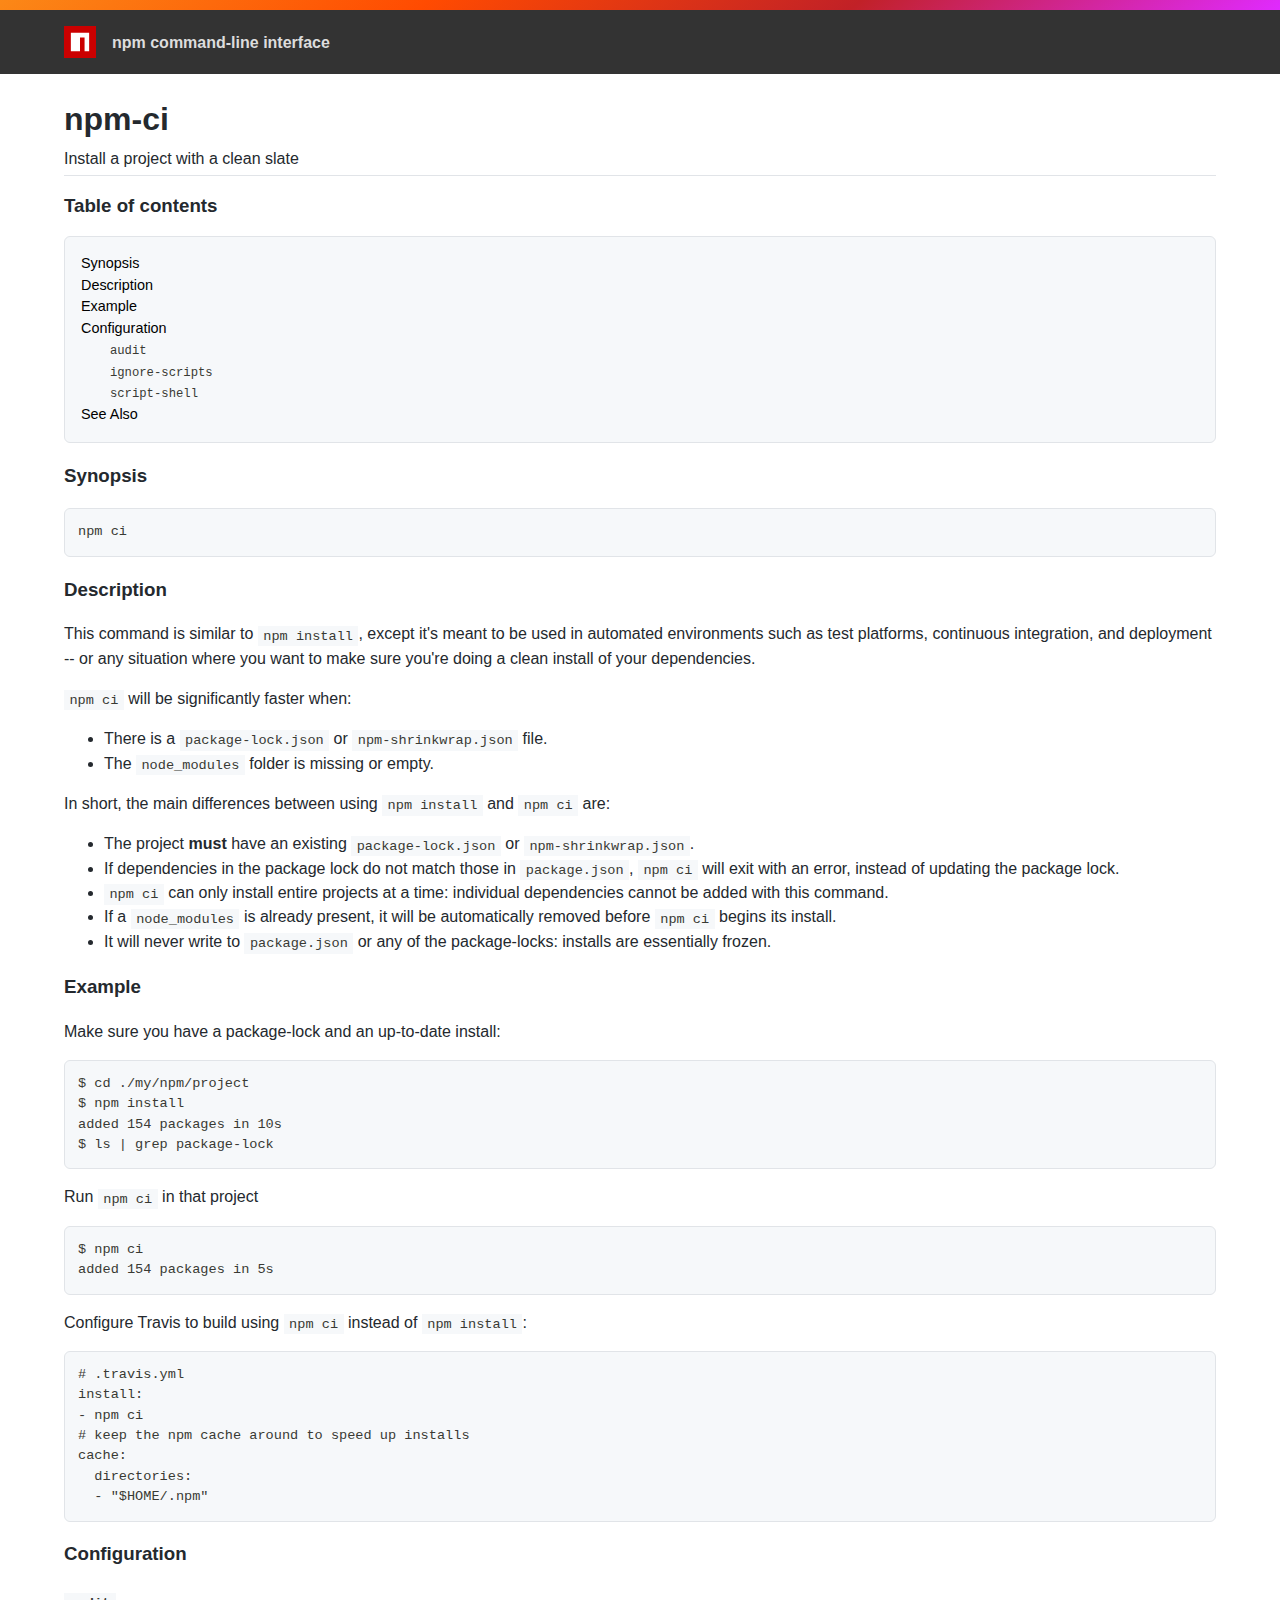
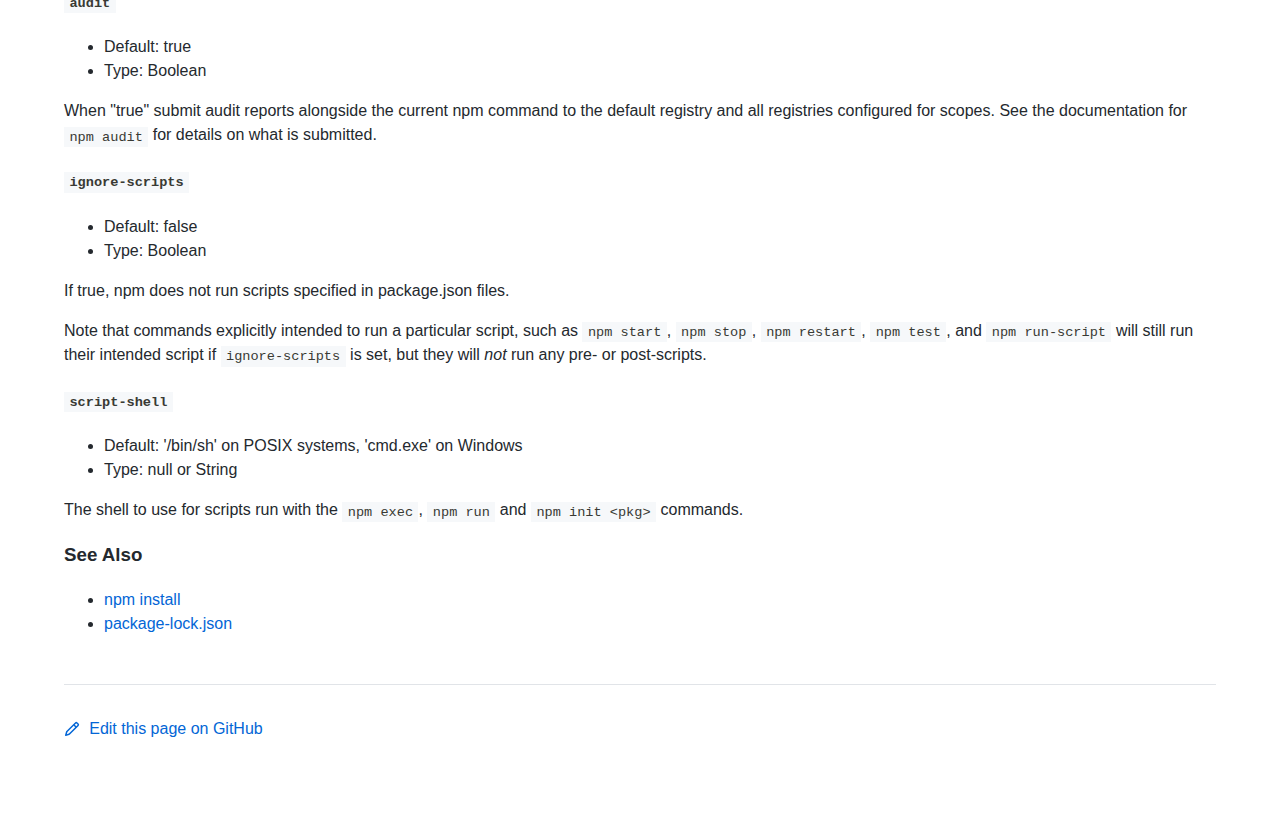
<file: ShopmeEcommerce/.metadata/.plugins/org.eclipse.wildwebdeveloper.embedder.node/node-v16.14.2-win-x64/node_modules/npm/docs/output/commands/npm-ci.html>
<!DOCTYPE html><html><head>
<meta charset="utf-8">
<title>npm-ci</title>
<style>
body {
    background-color: #ffffff;
    color: #24292e;

    margin: 0;

    line-height: 1.5;

    font-family: -apple-system, BlinkMacSystemFont, "Segoe UI", Helvetica, Arial, sans-serif, "Apple Color Emoji", "Segoe UI Emoji";
}
#rainbar {
    height: 10px;
    background-image: linear-gradient(139deg, #fb8817, #ff4b01, #c12127, #e02aff);
}

a {
    text-decoration: none;
    color: #0366d6;
}
a:hover {
    text-decoration: underline;
}

pre {
    margin: 1em 0px;
    padding: 1em;
    border: solid 1px #e1e4e8;
    border-radius: 6px;

    display: block;
    overflow: auto;

    white-space: pre;

    background-color: #f6f8fa;
    color: #393a34;
}
code {
    font-family: SFMono-Regular, Consolas, "Liberation Mono", Menlo, Courier, monospace;
    font-size: 85%;
    padding: 0.2em 0.4em;
    background-color: #f6f8fa;
    color: #393a34;
}
pre > code {
    padding: 0;
    background-color: inherit;
    color: inherit;
}
h1, h2, h3 {
    font-weight: 600;
}

#logobar {
    background-color: #333333;
    margin: 0 auto;
    padding: 1em 4em;
}
#logobar .logo {
    float: left;
}
#logobar .title {
    font-weight: 600;
    color: #dddddd;
    float: left;
    margin: 5px 0 0 1em;
}
#logobar:after {
    content: "";
    display: block;
    clear: both;
}

#content {
    margin: 0 auto;
    padding: 0 4em;
}

#table_of_contents > h2 {
    font-size: 1.17em;
}
#table_of_contents ul:first-child {
    border: solid 1px #e1e4e8;
    border-radius: 6px;
    padding: 1em;
    background-color: #f6f8fa;
    color: #393a34;
}
#table_of_contents ul {
    list-style-type: none;
    padding-left: 1.5em;
}
#table_of_contents li {
    font-size: 0.9em;
}
#table_of_contents li a {
    color: #000000;
}

header.title {
    border-bottom: solid 1px #e1e4e8;
}
header.title > h1 {
    margin-bottom: 0.25em;
}
header.title > .description {
    display: block;
    margin-bottom: 0.5em;
    line-height: 1;
}

footer#edit {
    border-top: solid 1px #e1e4e8;
    margin: 3em 0 4em 0;
    padding-top: 2em;
}
</style>
</head>
<body>
<div id="banner">
<div id="rainbar"></div>
<div id="logobar">
<svg class="logo" role="img" height="32" width="32" viewBox="0 0 700 700">
<polygon fill="#cb0000" points="0,700 700,700 700,0 0,0"></polygon>
<polygon fill="#ffffff" points="150,550 350,550 350,250 450,250 450,550 550,550 550,150 150,150"></polygon>
</svg>
<div class="title">
npm command-line interface
</div>
</div>
</div>

<section id="content">
<header class="title">
<h1 id="npm-ci">npm-ci</h1>
<span class="description">Install a project with a clean slate</span>
</header>

<section id="table_of_contents">
<h2 id="table-of-contents">Table of contents</h2>
<div id="_table_of_contents"><ul><li><a href="#synopsis">Synopsis</a></li><li><a href="#description">Description</a></li><li><a href="#example">Example</a></li><li><a href="#configuration">Configuration</a></li><ul><li><a href="#audit"><code>audit</code></a></li><li><a href="#ignore-scripts"><code>ignore-scripts</code></a></li><li><a href="#script-shell"><code>script-shell</code></a></li></ul><li><a href="#see-also">See Also</a></li></ul></div>
</section>

<div id="_content"><h3 id="synopsis">Synopsis</h3>
<pre lang="bash"><code>npm ci
</code></pre>
<h3 id="description">Description</h3>
<p>This command is similar to <a href="../commands/npm-install.html"><code>npm install</code></a>, except
it's meant to be used in automated environments such as test platforms,
continuous integration, and deployment -- or any situation where you want
to make sure you're doing a clean install of your dependencies.</p>
<p><code>npm ci</code> will be significantly faster when:</p>
<ul>
<li>There is a <code>package-lock.json</code> or <code>npm-shrinkwrap.json</code> file.</li>
<li>The <code>node_modules</code> folder is missing or empty.</li>
</ul>
<p>In short, the main differences between using <code>npm install</code> and <code>npm ci</code> are:</p>
<ul>
<li>The project <strong>must</strong> have an existing <code>package-lock.json</code> or
<code>npm-shrinkwrap.json</code>.</li>
<li>If dependencies in the package lock do not match those in <code>package.json</code>,
<code>npm ci</code> will exit with an error, instead of updating the package lock.</li>
<li><code>npm ci</code> can only install entire projects at a time: individual
dependencies cannot be added with this command.</li>
<li>If a <code>node_modules</code> is already present, it will be automatically removed
before <code>npm ci</code> begins its install.</li>
<li>It will never write to <code>package.json</code> or any of the package-locks:
installs are essentially frozen.</li>
</ul>
<h3 id="example">Example</h3>
<p>Make sure you have a package-lock and an up-to-date install:</p>
<pre lang="bash"><code>$ cd ./my/npm/project
$ npm install
added 154 packages in 10s
$ ls | grep package-lock
</code></pre>
<p>Run <code>npm ci</code> in that project</p>
<pre lang="bash"><code>$ npm ci
added 154 packages in 5s
</code></pre>
<p>Configure Travis to build using <code>npm ci</code> instead of <code>npm install</code>:</p>
<pre lang="bash"><code># .travis.yml
install:
- npm ci
# keep the npm cache around to speed up installs
cache:
  directories:
  - "$HOME/.npm"
</code></pre>
<h3 id="configuration">Configuration</h3>
<!-- raw HTML omitted -->
<!-- raw HTML omitted -->
<!-- raw HTML omitted -->
<h4 id="audit"><code>audit</code></h4>
<ul>
<li>Default: true</li>
<li>Type: Boolean</li>
</ul>
<p>When "true" submit audit reports alongside the current npm command to the
default registry and all registries configured for scopes. See the
documentation for <a href="../commands/npm-audit.html"><code>npm audit</code></a> for details on what is
submitted.</p>
<!-- raw HTML omitted -->
<!-- raw HTML omitted -->
<h4 id="ignore-scripts"><code>ignore-scripts</code></h4>
<ul>
<li>Default: false</li>
<li>Type: Boolean</li>
</ul>
<p>If true, npm does not run scripts specified in package.json files.</p>
<p>Note that commands explicitly intended to run a particular script, such as
<code>npm start</code>, <code>npm stop</code>, <code>npm restart</code>, <code>npm test</code>, and <code>npm run-script</code>
will still run their intended script if <code>ignore-scripts</code> is set, but they
will <em>not</em> run any pre- or post-scripts.</p>
<!-- raw HTML omitted -->
<!-- raw HTML omitted -->
<h4 id="script-shell"><code>script-shell</code></h4>
<ul>
<li>Default: '/bin/sh' on POSIX systems, 'cmd.exe' on Windows</li>
<li>Type: null or String</li>
</ul>
<p>The shell to use for scripts run with the <code>npm exec</code>, <code>npm run</code> and <code>npm init &lt;pkg&gt;</code> commands.</p>
<!-- raw HTML omitted -->
<!-- raw HTML omitted -->
<!-- raw HTML omitted -->
<h3 id="see-also">See Also</h3>
<ul>
<li><a href="../commands/npm-install.html">npm install</a></li>
<li><a href="../configuring-npm/package-lock-json.html">package-lock.json</a></li>
</ul>
</div>

<footer id="edit">
<a href="https://github.com/npm/cli/edit/latest/docs/content/commands/npm-ci.md">
<svg role="img" viewBox="0 0 16 16" width="16" height="16" fill="currentcolor" style="vertical-align: text-bottom; margin-right: 0.3em;">
<path fill-rule="evenodd" d="M11.013 1.427a1.75 1.75 0 012.474 0l1.086 1.086a1.75 1.75 0 010 2.474l-8.61 8.61c-.21.21-.47.364-.756.445l-3.251.93a.75.75 0 01-.927-.928l.929-3.25a1.75 1.75 0 01.445-.758l8.61-8.61zm1.414 1.06a.25.25 0 00-.354 0L10.811 3.75l1.439 1.44 1.263-1.263a.25.25 0 000-.354l-1.086-1.086zM11.189 6.25L9.75 4.81l-6.286 6.287a.25.25 0 00-.064.108l-.558 1.953 1.953-.558a.249.249 0 00.108-.064l6.286-6.286z"></path>
</svg>
Edit this page on GitHub
</a>
</footer>
</section>



</body></html>
</file>
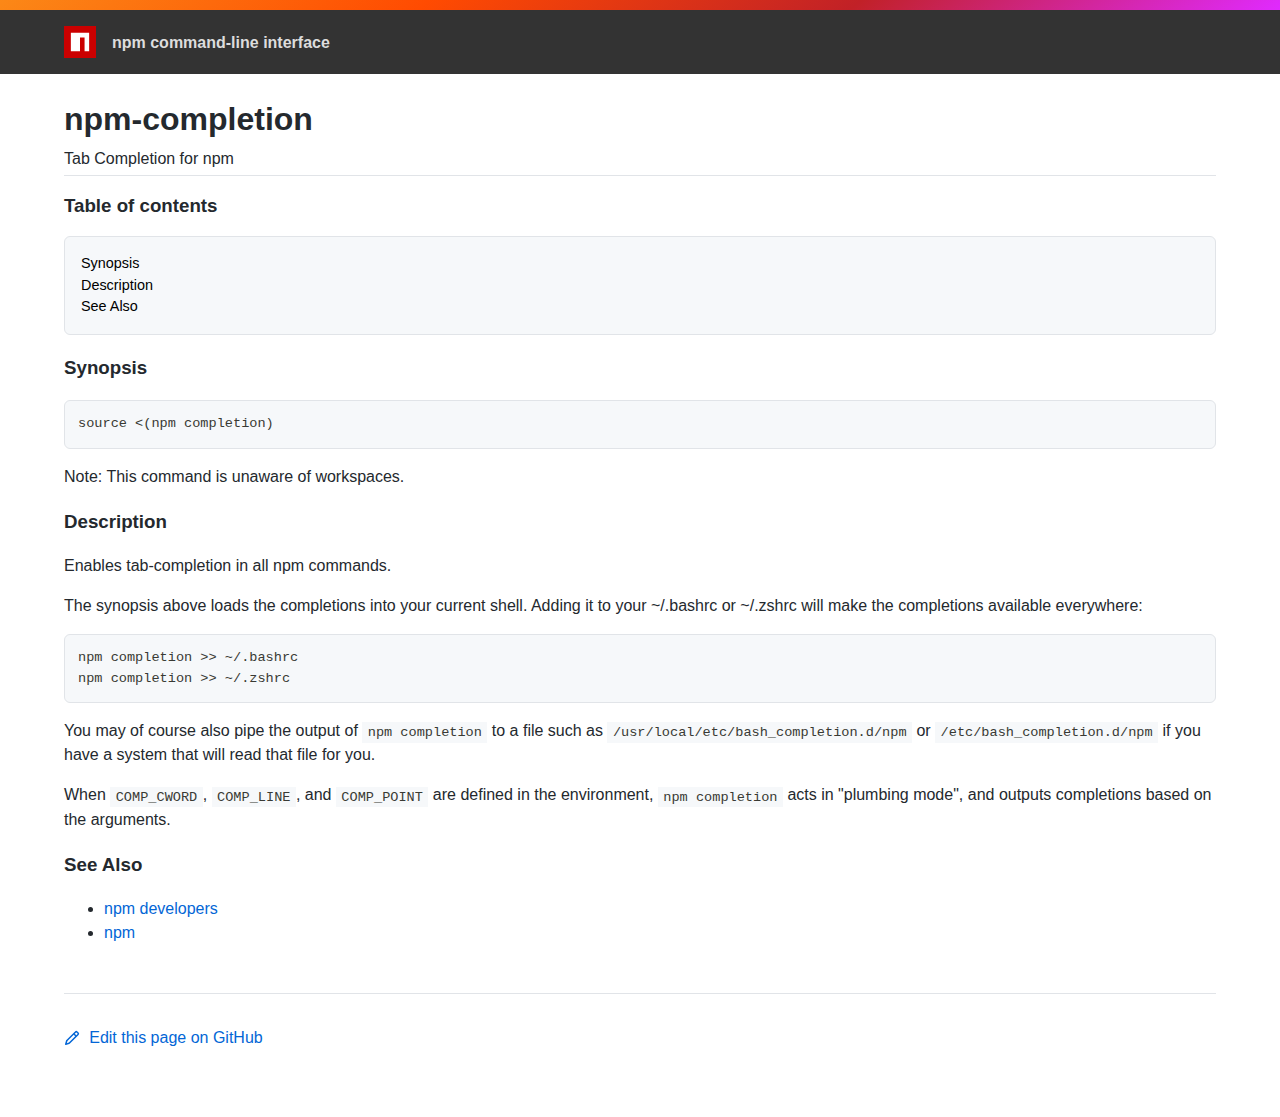
<file: ShopmeEcommerce/.metadata/.plugins/org.eclipse.wildwebdeveloper.embedder.node/node-v16.14.2-win-x64/node_modules/npm/docs/output/commands/npm-completion.html>
<!DOCTYPE html><html><head>
<meta charset="utf-8">
<title>npm-completion</title>
<style>
body {
    background-color: #ffffff;
    color: #24292e;

    margin: 0;

    line-height: 1.5;

    font-family: -apple-system, BlinkMacSystemFont, "Segoe UI", Helvetica, Arial, sans-serif, "Apple Color Emoji", "Segoe UI Emoji";
}
#rainbar {
    height: 10px;
    background-image: linear-gradient(139deg, #fb8817, #ff4b01, #c12127, #e02aff);
}

a {
    text-decoration: none;
    color: #0366d6;
}
a:hover {
    text-decoration: underline;
}

pre {
    margin: 1em 0px;
    padding: 1em;
    border: solid 1px #e1e4e8;
    border-radius: 6px;

    display: block;
    overflow: auto;

    white-space: pre;

    background-color: #f6f8fa;
    color: #393a34;
}
code {
    font-family: SFMono-Regular, Consolas, "Liberation Mono", Menlo, Courier, monospace;
    font-size: 85%;
    padding: 0.2em 0.4em;
    background-color: #f6f8fa;
    color: #393a34;
}
pre > code {
    padding: 0;
    background-color: inherit;
    color: inherit;
}
h1, h2, h3 {
    font-weight: 600;
}

#logobar {
    background-color: #333333;
    margin: 0 auto;
    padding: 1em 4em;
}
#logobar .logo {
    float: left;
}
#logobar .title {
    font-weight: 600;
    color: #dddddd;
    float: left;
    margin: 5px 0 0 1em;
}
#logobar:after {
    content: "";
    display: block;
    clear: both;
}

#content {
    margin: 0 auto;
    padding: 0 4em;
}

#table_of_contents > h2 {
    font-size: 1.17em;
}
#table_of_contents ul:first-child {
    border: solid 1px #e1e4e8;
    border-radius: 6px;
    padding: 1em;
    background-color: #f6f8fa;
    color: #393a34;
}
#table_of_contents ul {
    list-style-type: none;
    padding-left: 1.5em;
}
#table_of_contents li {
    font-size: 0.9em;
}
#table_of_contents li a {
    color: #000000;
}

header.title {
    border-bottom: solid 1px #e1e4e8;
}
header.title > h1 {
    margin-bottom: 0.25em;
}
header.title > .description {
    display: block;
    margin-bottom: 0.5em;
    line-height: 1;
}

footer#edit {
    border-top: solid 1px #e1e4e8;
    margin: 3em 0 4em 0;
    padding-top: 2em;
}
</style>
</head>
<body>
<div id="banner">
<div id="rainbar"></div>
<div id="logobar">
<svg class="logo" role="img" height="32" width="32" viewBox="0 0 700 700">
<polygon fill="#cb0000" points="0,700 700,700 700,0 0,0"></polygon>
<polygon fill="#ffffff" points="150,550 350,550 350,250 450,250 450,550 550,550 550,150 150,150"></polygon>
</svg>
<div class="title">
npm command-line interface
</div>
</div>
</div>

<section id="content">
<header class="title">
<h1 id="npm-completion">npm-completion</h1>
<span class="description">Tab Completion for npm</span>
</header>

<section id="table_of_contents">
<h2 id="table-of-contents">Table of contents</h2>
<div id="_table_of_contents"><ul><li><a href="#synopsis">Synopsis</a></li><li><a href="#description">Description</a></li><li><a href="#see-also">See Also</a></li></ul></div>
</section>

<div id="_content"><h3 id="synopsis">Synopsis</h3>
<pre lang="bash"><code>source &lt;(npm completion)
</code></pre>
<p>Note: This command is unaware of workspaces.</p>
<h3 id="description">Description</h3>
<p>Enables tab-completion in all npm commands.</p>
<p>The synopsis above
loads the completions into your current shell.  Adding it to
your ~/.bashrc or ~/.zshrc will make the completions available
everywhere:</p>
<pre lang="bash"><code>npm completion &gt;&gt; ~/.bashrc
npm completion &gt;&gt; ~/.zshrc
</code></pre>
<p>You may of course also pipe the output of <code>npm completion</code> to a file
such as <code>/usr/local/etc/bash_completion.d/npm</code> or
<code>/etc/bash_completion.d/npm</code> if you have a system that will read
that file for you.</p>
<p>When <code>COMP_CWORD</code>, <code>COMP_LINE</code>, and <code>COMP_POINT</code> are defined in the
environment, <code>npm completion</code> acts in "plumbing mode", and outputs
completions based on the arguments.</p>
<h3 id="see-also">See Also</h3>
<ul>
<li><a href="../using-npm/developers.html">npm developers</a></li>
<li><a href="../commands/npm.html">npm</a></li>
</ul>
</div>

<footer id="edit">
<a href="https://github.com/npm/cli/edit/latest/docs/content/commands/npm-completion.md">
<svg role="img" viewBox="0 0 16 16" width="16" height="16" fill="currentcolor" style="vertical-align: text-bottom; margin-right: 0.3em;">
<path fill-rule="evenodd" d="M11.013 1.427a1.75 1.75 0 012.474 0l1.086 1.086a1.75 1.75 0 010 2.474l-8.61 8.61c-.21.21-.47.364-.756.445l-3.251.93a.75.75 0 01-.927-.928l.929-3.25a1.75 1.75 0 01.445-.758l8.61-8.61zm1.414 1.06a.25.25 0 00-.354 0L10.811 3.75l1.439 1.44 1.263-1.263a.25.25 0 000-.354l-1.086-1.086zM11.189 6.25L9.75 4.81l-6.286 6.287a.25.25 0 00-.064.108l-.558 1.953 1.953-.558a.249.249 0 00.108-.064l6.286-6.286z"></path>
</svg>
Edit this page on GitHub
</a>
</footer>
</section>



</body></html>
</file>
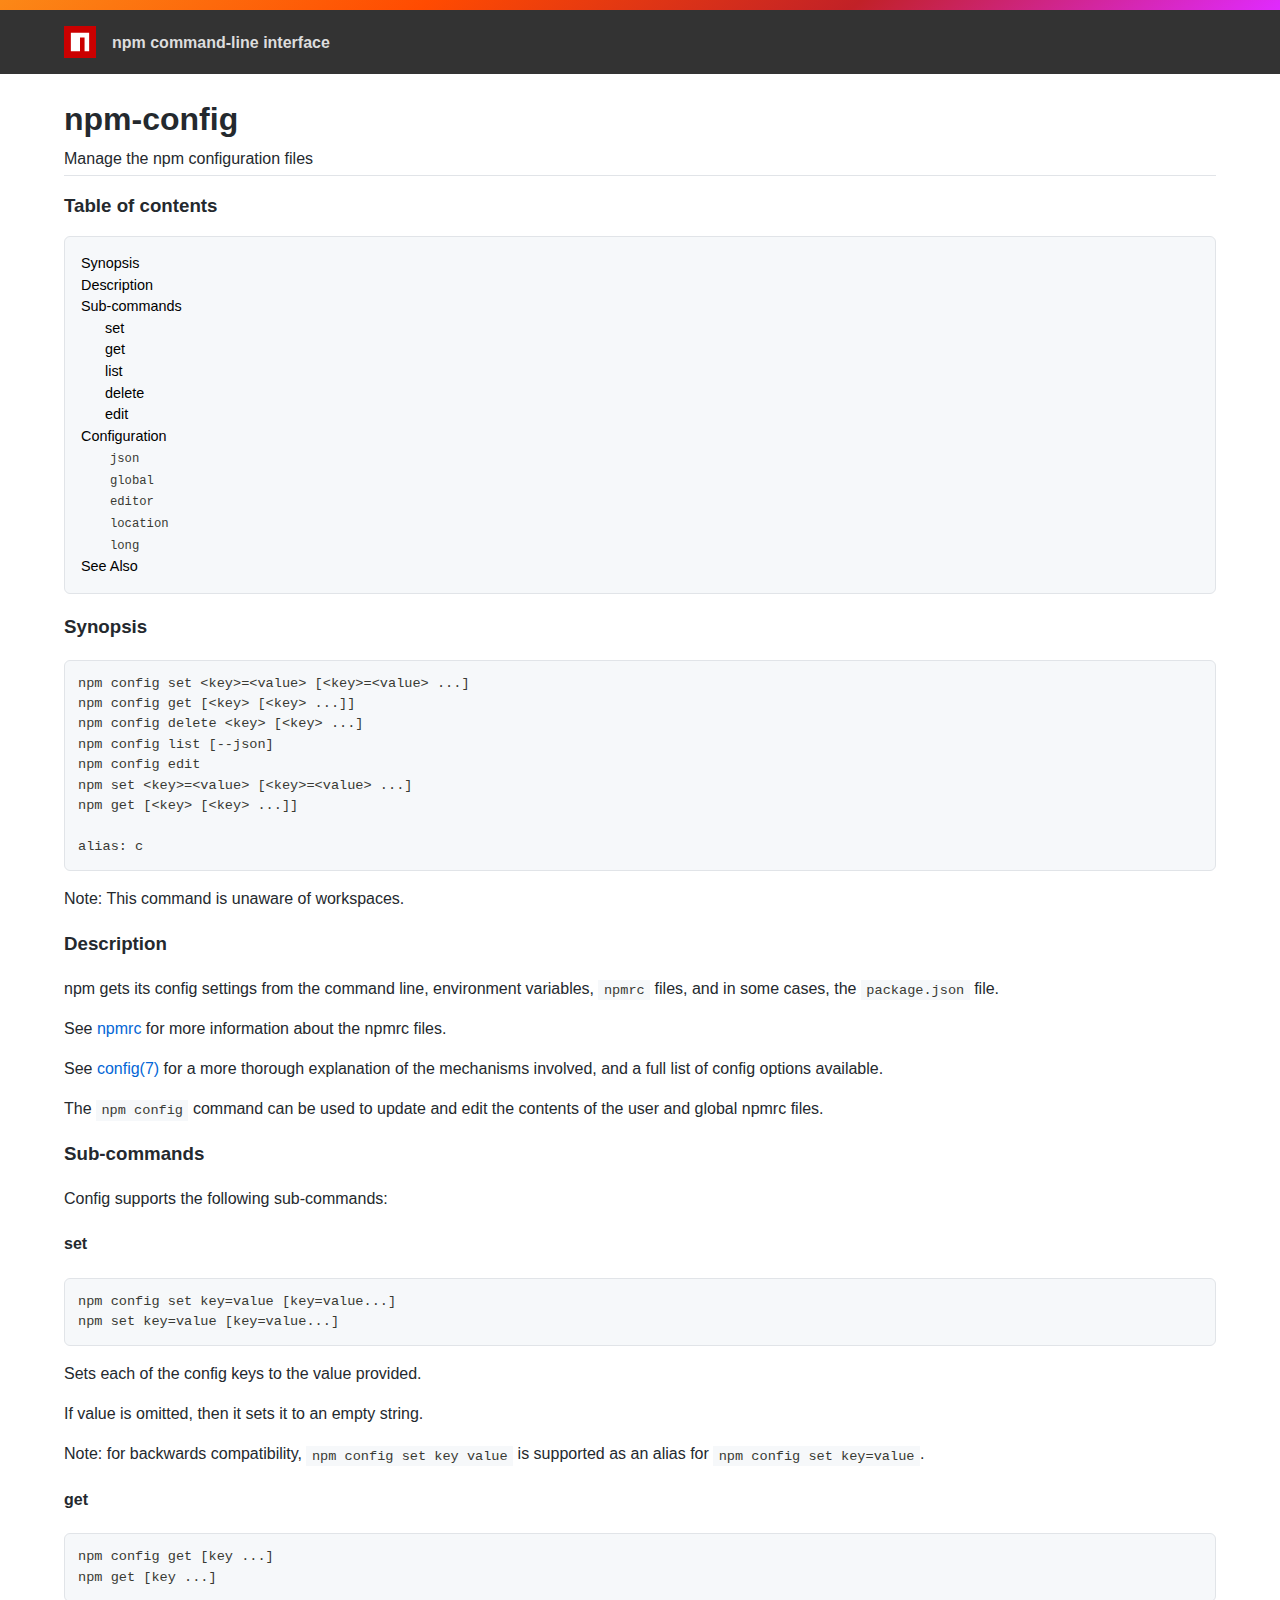
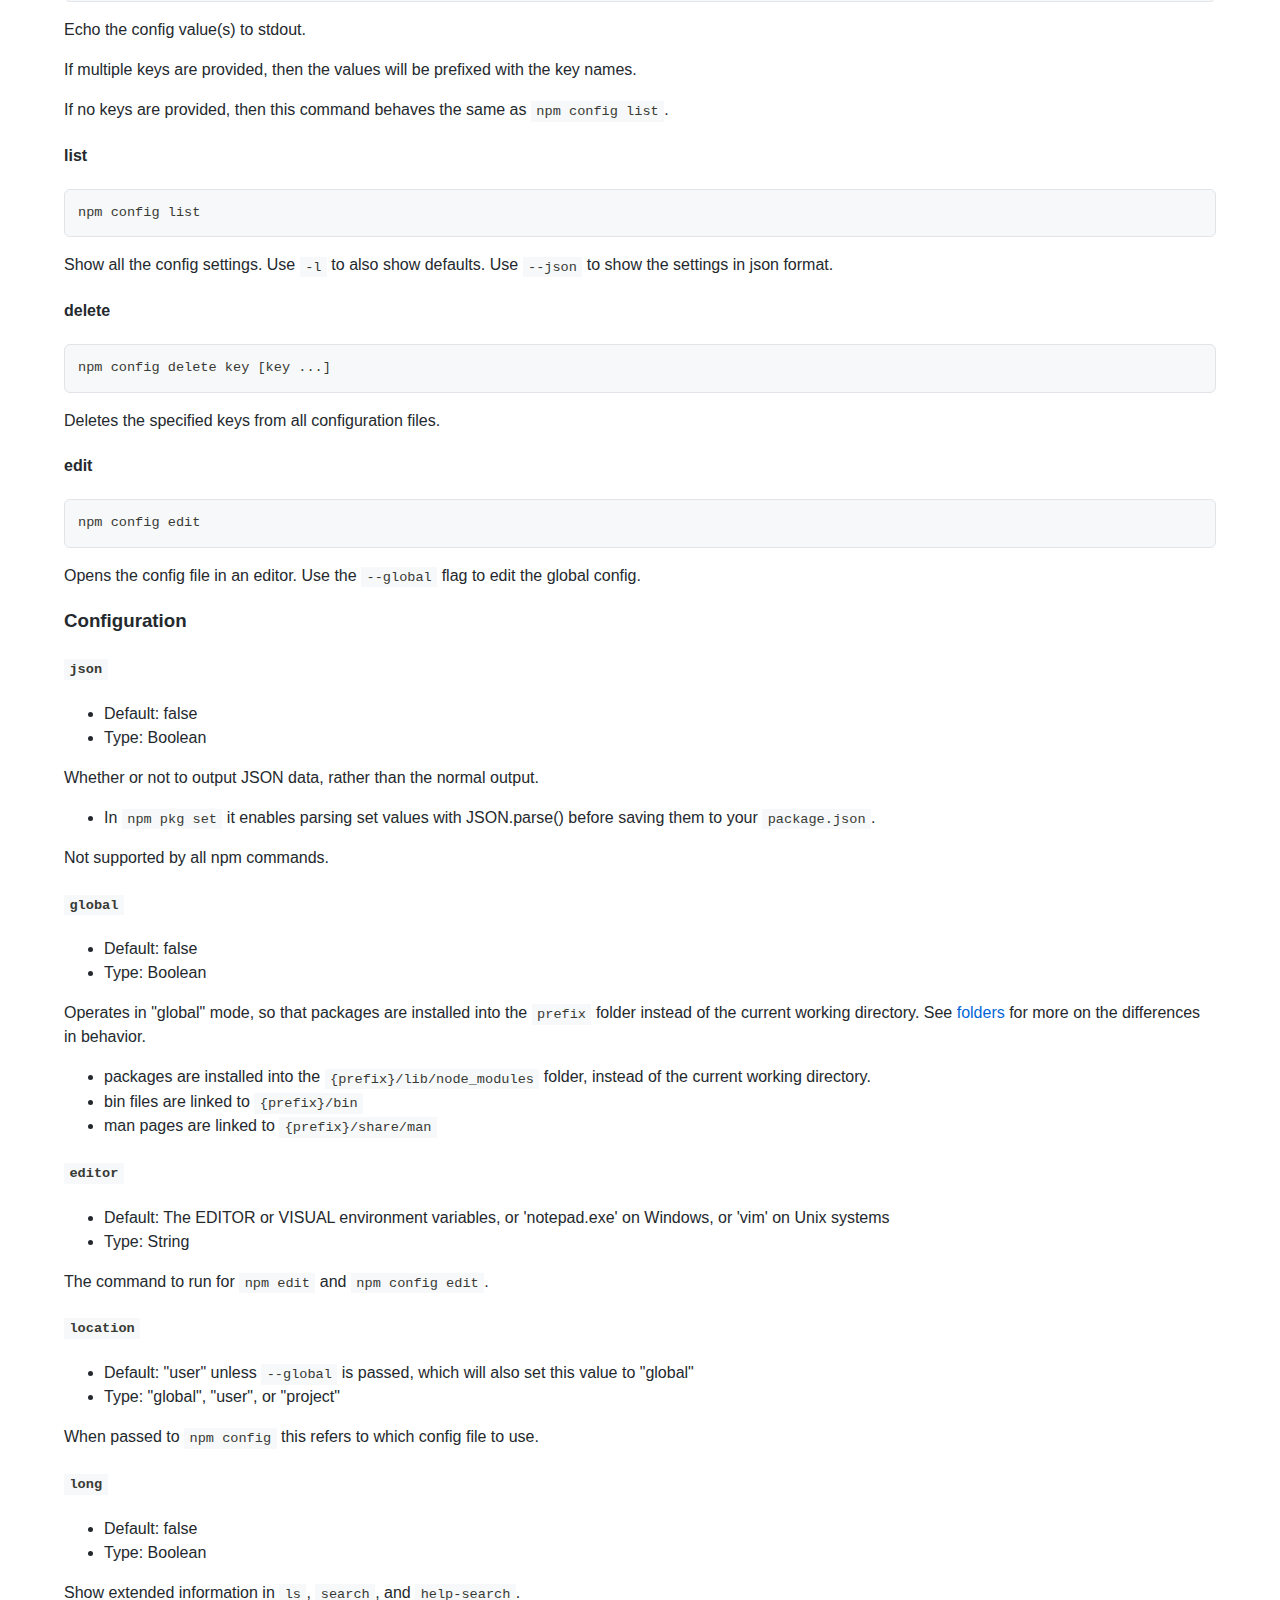
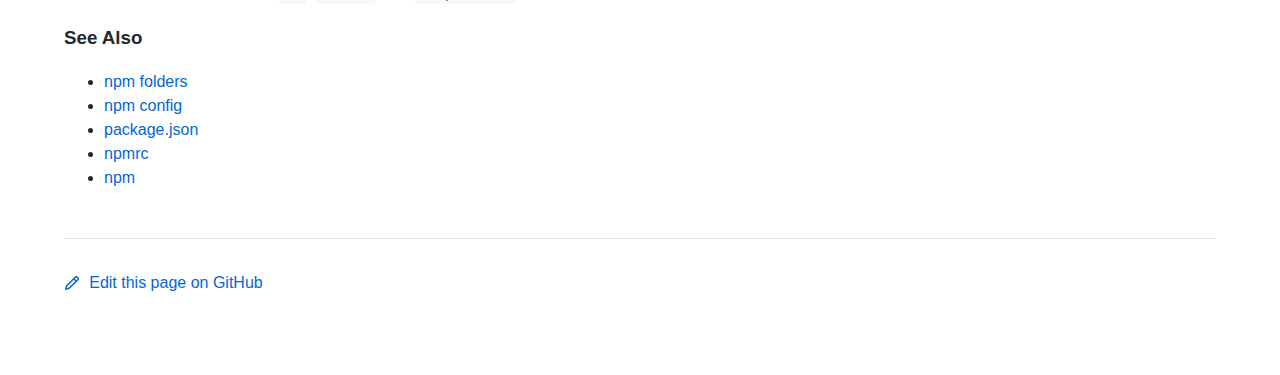
<file: ShopmeEcommerce/.metadata/.plugins/org.eclipse.wildwebdeveloper.embedder.node/node-v16.14.2-win-x64/node_modules/npm/docs/output/commands/npm-config.html>
<!DOCTYPE html><html><head>
<meta charset="utf-8">
<title>npm-config</title>
<style>
body {
    background-color: #ffffff;
    color: #24292e;

    margin: 0;

    line-height: 1.5;

    font-family: -apple-system, BlinkMacSystemFont, "Segoe UI", Helvetica, Arial, sans-serif, "Apple Color Emoji", "Segoe UI Emoji";
}
#rainbar {
    height: 10px;
    background-image: linear-gradient(139deg, #fb8817, #ff4b01, #c12127, #e02aff);
}

a {
    text-decoration: none;
    color: #0366d6;
}
a:hover {
    text-decoration: underline;
}

pre {
    margin: 1em 0px;
    padding: 1em;
    border: solid 1px #e1e4e8;
    border-radius: 6px;

    display: block;
    overflow: auto;

    white-space: pre;

    background-color: #f6f8fa;
    color: #393a34;
}
code {
    font-family: SFMono-Regular, Consolas, "Liberation Mono", Menlo, Courier, monospace;
    font-size: 85%;
    padding: 0.2em 0.4em;
    background-color: #f6f8fa;
    color: #393a34;
}
pre > code {
    padding: 0;
    background-color: inherit;
    color: inherit;
}
h1, h2, h3 {
    font-weight: 600;
}

#logobar {
    background-color: #333333;
    margin: 0 auto;
    padding: 1em 4em;
}
#logobar .logo {
    float: left;
}
#logobar .title {
    font-weight: 600;
    color: #dddddd;
    float: left;
    margin: 5px 0 0 1em;
}
#logobar:after {
    content: "";
    display: block;
    clear: both;
}

#content {
    margin: 0 auto;
    padding: 0 4em;
}

#table_of_contents > h2 {
    font-size: 1.17em;
}
#table_of_contents ul:first-child {
    border: solid 1px #e1e4e8;
    border-radius: 6px;
    padding: 1em;
    background-color: #f6f8fa;
    color: #393a34;
}
#table_of_contents ul {
    list-style-type: none;
    padding-left: 1.5em;
}
#table_of_contents li {
    font-size: 0.9em;
}
#table_of_contents li a {
    color: #000000;
}

header.title {
    border-bottom: solid 1px #e1e4e8;
}
header.title > h1 {
    margin-bottom: 0.25em;
}
header.title > .description {
    display: block;
    margin-bottom: 0.5em;
    line-height: 1;
}

footer#edit {
    border-top: solid 1px #e1e4e8;
    margin: 3em 0 4em 0;
    padding-top: 2em;
}
</style>
</head>
<body>
<div id="banner">
<div id="rainbar"></div>
<div id="logobar">
<svg class="logo" role="img" height="32" width="32" viewBox="0 0 700 700">
<polygon fill="#cb0000" points="0,700 700,700 700,0 0,0"></polygon>
<polygon fill="#ffffff" points="150,550 350,550 350,250 450,250 450,550 550,550 550,150 150,150"></polygon>
</svg>
<div class="title">
npm command-line interface
</div>
</div>
</div>

<section id="content">
<header class="title">
<h1 id="npm-config">npm-config</h1>
<span class="description">Manage the npm configuration files</span>
</header>

<section id="table_of_contents">
<h2 id="table-of-contents">Table of contents</h2>
<div id="_table_of_contents"><ul><li><a href="#synopsis">Synopsis</a></li><li><a href="#description">Description</a></li><li><a href="#sub-commands">Sub-commands</a></li><ul><li><a href="#set">set</a></li><li><a href="#get">get</a></li><li><a href="#list">list</a></li><li><a href="#delete">delete</a></li><li><a href="#edit2">edit</a></li></ul><li><a href="#configuration">Configuration</a></li><ul><li><a href="#json"><code>json</code></a></li><li><a href="#global"><code>global</code></a></li><li><a href="#editor"><code>editor</code></a></li><li><a href="#location"><code>location</code></a></li><li><a href="#long"><code>long</code></a></li></ul><li><a href="#see-also">See Also</a></li></ul></div>
</section>

<div id="_content"><h3 id="synopsis">Synopsis</h3>
<pre lang="bash"><code>npm config set &lt;key&gt;=&lt;value&gt; [&lt;key&gt;=&lt;value&gt; ...]
npm config get [&lt;key&gt; [&lt;key&gt; ...]]
npm config delete &lt;key&gt; [&lt;key&gt; ...]
npm config list [--json]
npm config edit
npm set &lt;key&gt;=&lt;value&gt; [&lt;key&gt;=&lt;value&gt; ...]
npm get [&lt;key&gt; [&lt;key&gt; ...]]

alias: c
</code></pre>
<p>Note: This command is unaware of workspaces.</p>
<h3 id="description">Description</h3>
<p>npm gets its config settings from the command line, environment
variables, <code>npmrc</code> files, and in some cases, the <code>package.json</code> file.</p>
<p>See <a href="../configuring-npm/npmrc.html">npmrc</a> for more information about the npmrc
files.</p>
<p>See <a href="../using-npm/config.html">config(7)</a> for a more thorough explanation of the
mechanisms involved, and a full list of config options available.</p>
<p>The <code>npm config</code> command can be used to update and edit the contents
of the user and global npmrc files.</p>
<h3 id="sub-commands">Sub-commands</h3>
<p>Config supports the following sub-commands:</p>
<h4 id="set">set</h4>
<pre lang="bash"><code>npm config set key=value [key=value...]
npm set key=value [key=value...]
</code></pre>
<p>Sets each of the config keys to the value provided.</p>
<p>If value is omitted, then it sets it to an empty string.</p>
<p>Note: for backwards compatibility, <code>npm config set key value</code> is supported
as an alias for <code>npm config set key=value</code>.</p>
<h4 id="get">get</h4>
<pre lang="bash"><code>npm config get [key ...]
npm get [key ...]
</code></pre>
<p>Echo the config value(s) to stdout.</p>
<p>If multiple keys are provided, then the values will be prefixed with the
key names.</p>
<p>If no keys are provided, then this command behaves the same as <code>npm config list</code>.</p>
<h4 id="list">list</h4>
<pre lang="bash"><code>npm config list
</code></pre>
<p>Show all the config settings. Use <code>-l</code> to also show defaults. Use <code>--json</code>
to show the settings in json format.</p>
<h4 id="delete">delete</h4>
<pre lang="bash"><code>npm config delete key [key ...]
</code></pre>
<p>Deletes the specified keys from all configuration files.</p>
<h4 id="edit2">edit</h4>
<pre lang="bash"><code>npm config edit
</code></pre>
<p>Opens the config file in an editor.  Use the <code>--global</code> flag to edit the
global config.</p>
<h3 id="configuration">Configuration</h3>
<!-- raw HTML omitted -->
<!-- raw HTML omitted -->
<!-- raw HTML omitted -->
<h4 id="json"><code>json</code></h4>
<ul>
<li>Default: false</li>
<li>Type: Boolean</li>
</ul>
<p>Whether or not to output JSON data, rather than the normal output.</p>
<ul>
<li>In <code>npm pkg set</code> it enables parsing set values with JSON.parse() before
saving them to your <code>package.json</code>.</li>
</ul>
<p>Not supported by all npm commands.</p>
<!-- raw HTML omitted -->
<!-- raw HTML omitted -->
<h4 id="global"><code>global</code></h4>
<ul>
<li>Default: false</li>
<li>Type: Boolean</li>
</ul>
<p>Operates in "global" mode, so that packages are installed into the <code>prefix</code>
folder instead of the current working directory. See
<a href="../configuring-npm/folders.html">folders</a> for more on the differences in behavior.</p>
<ul>
<li>packages are installed into the <code>{prefix}/lib/node_modules</code> folder, instead
of the current working directory.</li>
<li>bin files are linked to <code>{prefix}/bin</code></li>
<li>man pages are linked to <code>{prefix}/share/man</code></li>
</ul>
<!-- raw HTML omitted -->
<!-- raw HTML omitted -->
<h4 id="editor"><code>editor</code></h4>
<ul>
<li>Default: The EDITOR or VISUAL environment variables, or 'notepad.exe' on
Windows, or 'vim' on Unix systems</li>
<li>Type: String</li>
</ul>
<p>The command to run for <code>npm edit</code> and <code>npm config edit</code>.</p>
<!-- raw HTML omitted -->
<!-- raw HTML omitted -->
<h4 id="location"><code>location</code></h4>
<ul>
<li>Default: "user" unless <code>--global</code> is passed, which will also set this value
to "global"</li>
<li>Type: "global", "user", or "project"</li>
</ul>
<p>When passed to <code>npm config</code> this refers to which config file to use.</p>
<!-- raw HTML omitted -->
<!-- raw HTML omitted -->
<h4 id="long"><code>long</code></h4>
<ul>
<li>Default: false</li>
<li>Type: Boolean</li>
</ul>
<p>Show extended information in <code>ls</code>, <code>search</code>, and <code>help-search</code>.</p>
<!-- raw HTML omitted -->
<!-- raw HTML omitted -->
<!-- raw HTML omitted -->
<h3 id="see-also">See Also</h3>
<ul>
<li><a href="../configuring-npm/folders.html">npm folders</a></li>
<li><a href="../commands/npm-config.html">npm config</a></li>
<li><a href="../configuring-npm/package-json.html">package.json</a></li>
<li><a href="../configuring-npm/npmrc.html">npmrc</a></li>
<li><a href="../commands/npm.html">npm</a></li>
</ul>
</div>

<footer id="edit">
<a href="https://github.com/npm/cli/edit/latest/docs/content/commands/npm-config.md">
<svg role="img" viewBox="0 0 16 16" width="16" height="16" fill="currentcolor" style="vertical-align: text-bottom; margin-right: 0.3em;">
<path fill-rule="evenodd" d="M11.013 1.427a1.75 1.75 0 012.474 0l1.086 1.086a1.75 1.75 0 010 2.474l-8.61 8.61c-.21.21-.47.364-.756.445l-3.251.93a.75.75 0 01-.927-.928l.929-3.25a1.75 1.75 0 01.445-.758l8.61-8.61zm1.414 1.06a.25.25 0 00-.354 0L10.811 3.75l1.439 1.44 1.263-1.263a.25.25 0 000-.354l-1.086-1.086zM11.189 6.25L9.75 4.81l-6.286 6.287a.25.25 0 00-.064.108l-.558 1.953 1.953-.558a.249.249 0 00.108-.064l6.286-6.286z"></path>
</svg>
Edit this page on GitHub
</a>
</footer>
</section>



</body></html>
</file>
<file: ShopmeEcommerce/.metadata/.plugins/org.eclipse.wildwebdeveloper.embedder.node/node-v16.14.2-win-x64/node_modules/npm/node_modules/unique-filename/coverage/prettify.css>
.pln{color:#000}@media screen{.str{color:#080}.kwd{color:#008}.com{color:#800}.typ{color:#606}.lit{color:#066}.pun,.opn,.clo{color:#660}.tag{color:#008}.atn{color:#606}.atv{color:#080}.dec,.var{color:#606}.fun{color:red}}@media print,projection{.str{color:#060}.kwd{color:#006;font-weight:bold}.com{color:#600;font-style:italic}.typ{color:#404;font-weight:bold}.lit{color:#044}.pun,.opn,.clo{color:#440}.tag{color:#006;font-weight:bold}.atn{color:#404}.atv{color:#060}}pre.prettyprint{padding:2px;border:1px solid #888}ol.linenums{margin-top:0;margin-bottom:0}li.L0,li.L1,li.L2,li.L3,li.L5,li.L6,li.L7,li.L8{list-style-type:none}li.L1,li.L3,li.L5,li.L7,li.L9{background:#eee}
</file>
<file: ShopmeEcommerce/.metadata/.plugins/org.eclipse.wildwebdeveloper.embedder.node/node-v16.14.2-win-x64/node_modules/npm/node_modules/unique-filename/coverage/base.css>
body, html {
    margin:0; padding: 0;
}
body {
    font-family: Helvetica Neue, Helvetica,Arial;
    font-size: 10pt;
}
div.header, div.footer {
    background: #eee;
    padding: 1em;
}
div.header {
    z-index: 100;
    position: fixed;
    top: 0;
    border-bottom: 1px solid #666;
    width: 100%;
}
div.footer {
    border-top: 1px solid #666;
}
div.body {
    margin-top: 10em;
}
div.meta {
    font-size: 90%;
    text-align: center;
}
h1, h2, h3 {
    font-weight: normal;
}
h1 {
    font-size: 12pt;
}
h2 {
    font-size: 10pt;
}
pre {
    font-family: Consolas, Menlo, Monaco, monospace;
    margin: 0;
    padding: 0;
    line-height: 1.3;
    font-size: 14px;
    -moz-tab-size: 2;
    -o-tab-size:  2;
    tab-size: 2;
}

div.path { font-size: 110%; }
div.path a:link, div.path a:visited { color: #000; }
table.coverage { border-collapse: collapse; margin:0; padding: 0 }

table.coverage td {
    margin: 0;
    padding: 0;
    color: #111;
    vertical-align: top;
}
table.coverage td.line-count {
    width: 50px;
    text-align: right;
    padding-right: 5px;
}
table.coverage td.line-coverage {
    color: #777 !important;
    text-align: right;
    border-left: 1px solid #666;
    border-right: 1px solid #666;
}

table.coverage td.text {
}

table.coverage td span.cline-any {
    display: inline-block;
    padding: 0 5px;
    width: 40px;
}
table.coverage td span.cline-neutral {
    background: #eee;
}
table.coverage td span.cline-yes {
    background: #b5d592;
    color: #999;
}
table.coverage td span.cline-no {
    background: #fc8c84;
}

.cstat-yes { color: #111; }
.cstat-no { background: #fc8c84; color: #111; }
.fstat-no { background: #ffc520; color: #111 !important; }
.cbranch-no { background:  yellow !important; color: #111; }

.cstat-skip { background: #ddd; color: #111; }
.fstat-skip { background: #ddd; color: #111 !important; }
.cbranch-skip { background: #ddd !important; color: #111; }

.missing-if-branch {
    display: inline-block;
    margin-right: 10px;
    position: relative;
    padding: 0 4px;
    background: black;
    color: yellow;
}

.skip-if-branch {
    display: none;
    margin-right: 10px;
    position: relative;
    padding: 0 4px;
    background: #ccc;
    color: white;
}

.missing-if-branch .typ, .skip-if-branch .typ {
    color: inherit !important;
}

.entity, .metric { font-weight: bold; }
.metric { display: inline-block; border: 1px solid #333; padding: 0.3em; background: white; }
.metric small { font-size: 80%; font-weight: normal; color: #666; }

div.coverage-summary table { border-collapse: collapse; margin: 3em; font-size: 110%; }
div.coverage-summary td, div.coverage-summary table  th { margin: 0; padding: 0.25em 1em; border-top: 1px solid #666; border-bottom: 1px solid #666; }
div.coverage-summary th { text-align: left; border: 1px solid #666; background: #eee; font-weight: normal; }
div.coverage-summary th.file { border-right: none !important; }
div.coverage-summary th.pic { border-left: none !important; text-align: right; }
div.coverage-summary th.pct { border-right: none !important; }
div.coverage-summary th.abs { border-left: none !important; text-align: right; }
div.coverage-summary td.pct { text-align: right; border-left: 1px solid #666; }
div.coverage-summary td.abs { text-align: right; font-size: 90%; color: #444; border-right: 1px solid #666; }
div.coverage-summary td.file { border-left: 1px solid #666; white-space: nowrap;  }
div.coverage-summary td.pic { min-width: 120px !important;  }
div.coverage-summary a:link { text-decoration: none; color: #000; }
div.coverage-summary a:visited { text-decoration: none; color: #777; }
div.coverage-summary a:hover { text-decoration: underline; }
div.coverage-summary tfoot td { border-top: 1px solid #666; }

div.coverage-summary .sorter {
    height: 10px;
    width: 7px;
    display: inline-block;
    margin-left: 0.5em;
    background: url(sort-arrow-sprite.png) no-repeat scroll 0 0 transparent;
}
div.coverage-summary .sorted .sorter {
    background-position: 0 -20px;
}
div.coverage-summary .sorted-desc .sorter {
    background-position: 0 -10px;
}

.high { background: #b5d592 !important; }
.medium { background: #ffe87c !important; }
.low { background: #fc8c84 !important; }

span.cover-fill, span.cover-empty {
    display:inline-block;
    border:1px solid #444;
    background: white;
    height: 12px;
}
span.cover-fill {
    background: #ccc;
    border-right: 1px solid #444;
}
span.cover-empty {
    background: white;
    border-left: none;
}
span.cover-full {
    border-right: none !important;
}
pre.prettyprint {
    border: none !important;
    padding: 0 !important;
    margin: 0 !important;
}
.com { color: #999 !important; }
.ignore-none { color: #999; font-weight: normal; }
</file>
